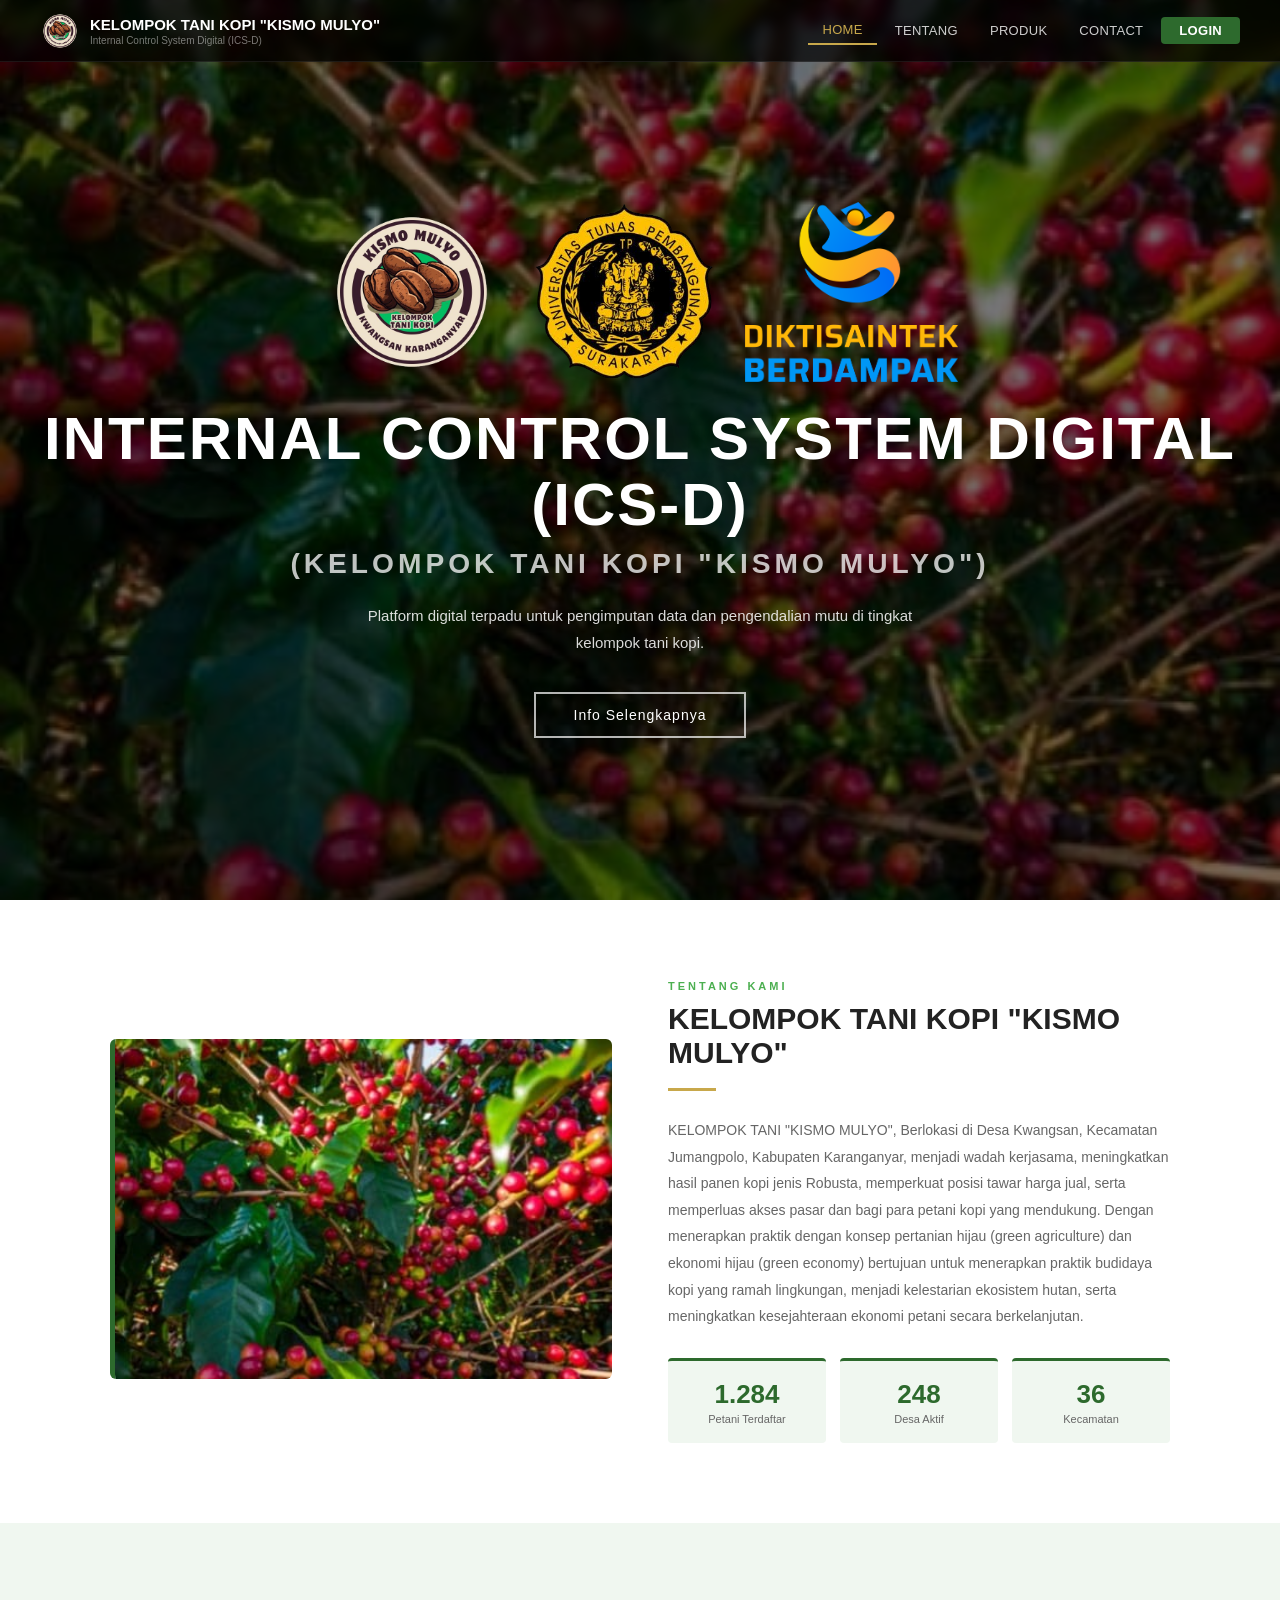
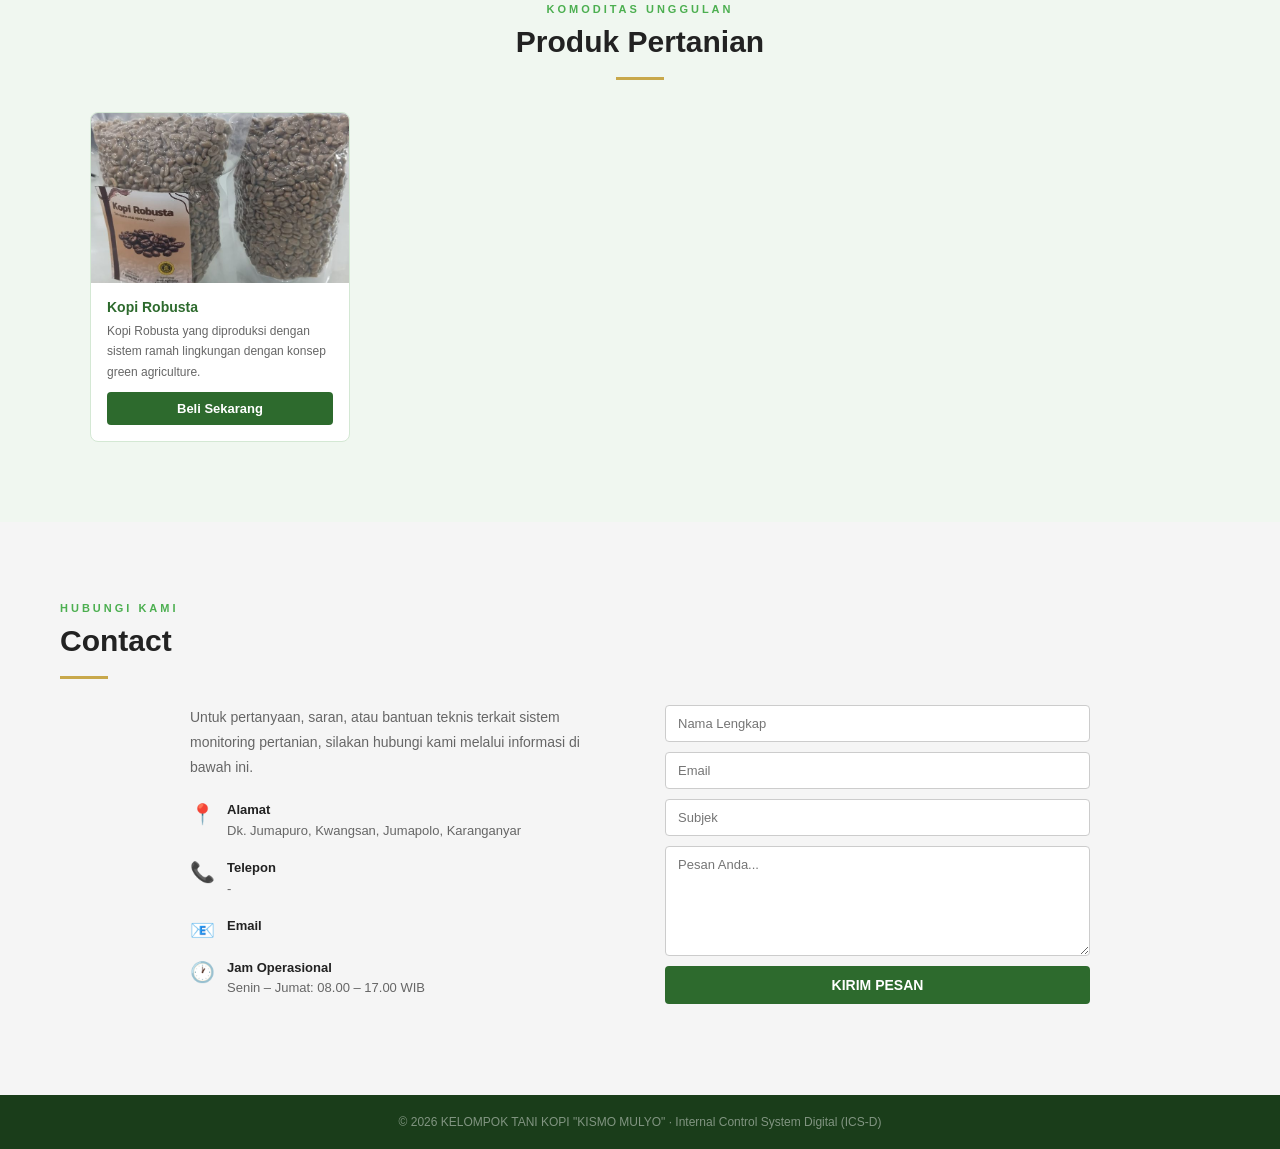
<file: index.html>
<!DOCTYPE html>
<html lang="id">
<head>
  <meta charset="UTF-8"/>
  <meta name="viewport" content="width=device-width, initial-scale=1.0"/>
  <title>Kelompok Tani Kopi Kismo Mulyo</title>
  <link rel="stylesheet" href="index.css"/>
</head>

<body>

<!-- NAVBAR -->
<nav>
  <div class="nav-logo">
    <div class="logo-icon">
      <img src="Dark_Brown_Vintage_Retro_Coffee_Bean_Product_Badge_Logo__1_-removebg-preview.png"
           style="width:40px;height:40px;object-fit:contain;display:block;" alt="Logo Kopi"/>
    </div>
    <div>
      <div class="logo-name">KELOMPOK TANI KOPI "KISMO MULYO"</div>
      <div class="logo-sub">Internal Control System Digital (ICS-D)</div>
    </div>
  </div>

  <!-- Tombol hamburger, cuma muncul di layar kecil -->
  <button class="nav-toggle" id="navToggle" onclick="toggleNav()" aria-label="Buka menu">
    <span></span><span></span><span></span>
  </button>

  <div class="nav-links" id="navLinks">
    <a href="#home"    class="active" id="nav-home"    onclick="closeNav()">HOME</a>
    <a href="#tentang" id="nav-tentang"                onclick="closeNav()">TENTANG</a>
    <a href="#produk"  id="nav-produk"                 onclick="closeNav()">PRODUK</a>
    <a href="#contact" id="nav-contact"                onclick="closeNav()">CONTACT</a>
    <a href="login.html" class="btn-login-nav">LOGIN</a>
  </div>
</nav>

<!-- ══ HOME ══ -->
<section id="home">
  <img class="home-bg-img" src="kopi.jpeg" alt="Background"/>
  <div class="home-overlay"></div>
  <div class="hero-logos">
    <img src="Dark_Brown_Vintage_Retro_Coffee_Bean_Product_Badge_Logo__1_-removebg-preview.png" alt="Logo 1"/>
    <img src="Logo UTP.png" alt="Logo 2"/>
    <img src="Primary_Vertikal-Logo.png" alt="Logo 3"/>
  </div>
  <div class="hero-title">Internal Control System Digital<br>(ICS-D)</div>
  <div class="hero-abbr">(KELOMPOK TANI KOPI "KISMO MULYO")</div>
  <p class="hero-desc">
    Platform digital terpadu untuk pengimputan data dan pengendalian mutu di tingkat kelompok tani kopi.
  </p>
  <a href="#tentang" class="btn-info">Info Selengkapnya</a>
</section>

<!-- ══ TENTANG ══ -->
<section id="tentang">
  <div class="tentang-grid">
    <div>
      <img src="kopi.jpeg" class="tentang-img" alt="Kopi"/>
    </div>
    <div class="tentang-text">
      <div class="sec-label">Tentang Kami</div>
      <div class="sec-title">KELOMPOK TANI KOPI "KISMO MULYO"</div>
      <div class="sec-divider"></div>
      <p>
        KELOMPOK TANI "KISMO MULYO", Berlokasi di Desa Kwangsan, Kecamatan Jumangpolo, Kabupaten Karanganyar, menjadi wadah kerjasama, meningkatkan hasil panen kopi jenis Robusta, memperkuat posisi tawar harga jual, serta memperluas akses pasar 
        dan bagi para petani kopi yang mendukung. Dengan menerapkan praktik dengan konsep pertanian hijau (green agriculture) dan ekonomi hijau (green economy) bertujuan untuk menerapkan praktik budidaya kopi yang ramah lingkungan,
        menjadi kelestarian ekosistem hutan, serta meningkatkan kesejahteraan ekonomi petani secara berkelanjutan. 
      </p>
      <div class="stats-row">
        <div class="stat-box"><div class="snum">1.284</div><div class="slbl">Petani Terdaftar</div></div>
        <div class="stat-box"><div class="snum">248</div><div class="slbl">Desa Aktif</div></div>
        <div class="stat-box"><div class="snum">36</div><div class="slbl">Kecamatan</div></div>
      </div>
    </div>
  </div>
</section>

<!-- ══ PRODUK ══ -->
<section id="produk">
  <div class="sec-label">Komoditas Unggulan</div>
  <div class="sec-title">Produk Pertanian</div>
  <div class="sec-divider"></div>

  <div class="produk-grid">
    <div class="produk-card">
      <img src="IMG_20260816_231453.jpg" alt="Kopi Robusta"/>
      <div class="pc-body">
        <div class="pc-name">Kopi Robusta</div>
        <div class="pc-desc">Kopi Robusta yang diproduksi dengan sistem ramah lingkungan dengan konsep green agriculture.</div>
        <button class="btn-beli" onclick="beli('Kopi Robusta', 'Rp -')">Beli Sekarang</button>
      </div>
    </div>
  </div>
</section>

<!-- ══ CONTACT ══ -->
<section id="contact">
  <div class="sec-label">Hubungi Kami</div>
  <div class="sec-title">Contact</div>
  <div class="sec-divider"></div>
  <div class="contact-wrap">
    <div class="contact-info">
      <p>Untuk pertanyaan, saran, atau bantuan teknis terkait sistem monitoring pertanian, silakan hubungi kami melalui informasi di bawah ini.</p>
      <div class="contact-item"><span class="ci">📍</span><div class="ct"><strong>Alamat</strong>Dk. Jumapuro, Kwangsan, Jumapolo, Karanganyar</div></div>
      <div class="contact-item"><span class="ci">📞</span><div class="ct"><strong>Telepon</strong>-</div></div>
      <div class="contact-item"><span class="ci">📧</span><div class="ct"><strong>Email</strong></div></div>
      <div class="contact-item"><span class="ci">🕐</span><div class="ct"><strong>Jam Operasional</strong>Senin – Jumat: 08.00 – 17.00 WIB</div></div>
    </div>
    <div>
      <div class="contact-form">
        <input type="text" placeholder="Nama Lengkap"/>
        <input type="email" placeholder="Email"/>
        <input type="text" placeholder="Subjek"/>
        <textarea placeholder="Pesan Anda..."></textarea>
        <button class="btn-send" onclick="sendMsg()">KIRIM PESAN</button>
        <div class="alert-ok" id="alertMsg">✅ Pesan berhasil dikirim!</div>
      </div>
    </div>
  </div>
</section>

<footer>
  © 2026 KELOMPOK TANI KOPI "KISMO MULYO" · Internal Control System Digital (ICS-D)
</footer>

<script>
  // ── Menu hamburger untuk HP/tablet ──
  function toggleNav() {
    document.getElementById('navLinks').classList.toggle('open');
    document.getElementById('navToggle').classList.toggle('open');
  }
  function closeNav() {
    document.getElementById('navLinks').classList.remove('open');
    document.getElementById('navToggle').classList.remove('open');
  }
</script>
</body>
</html>
</file>
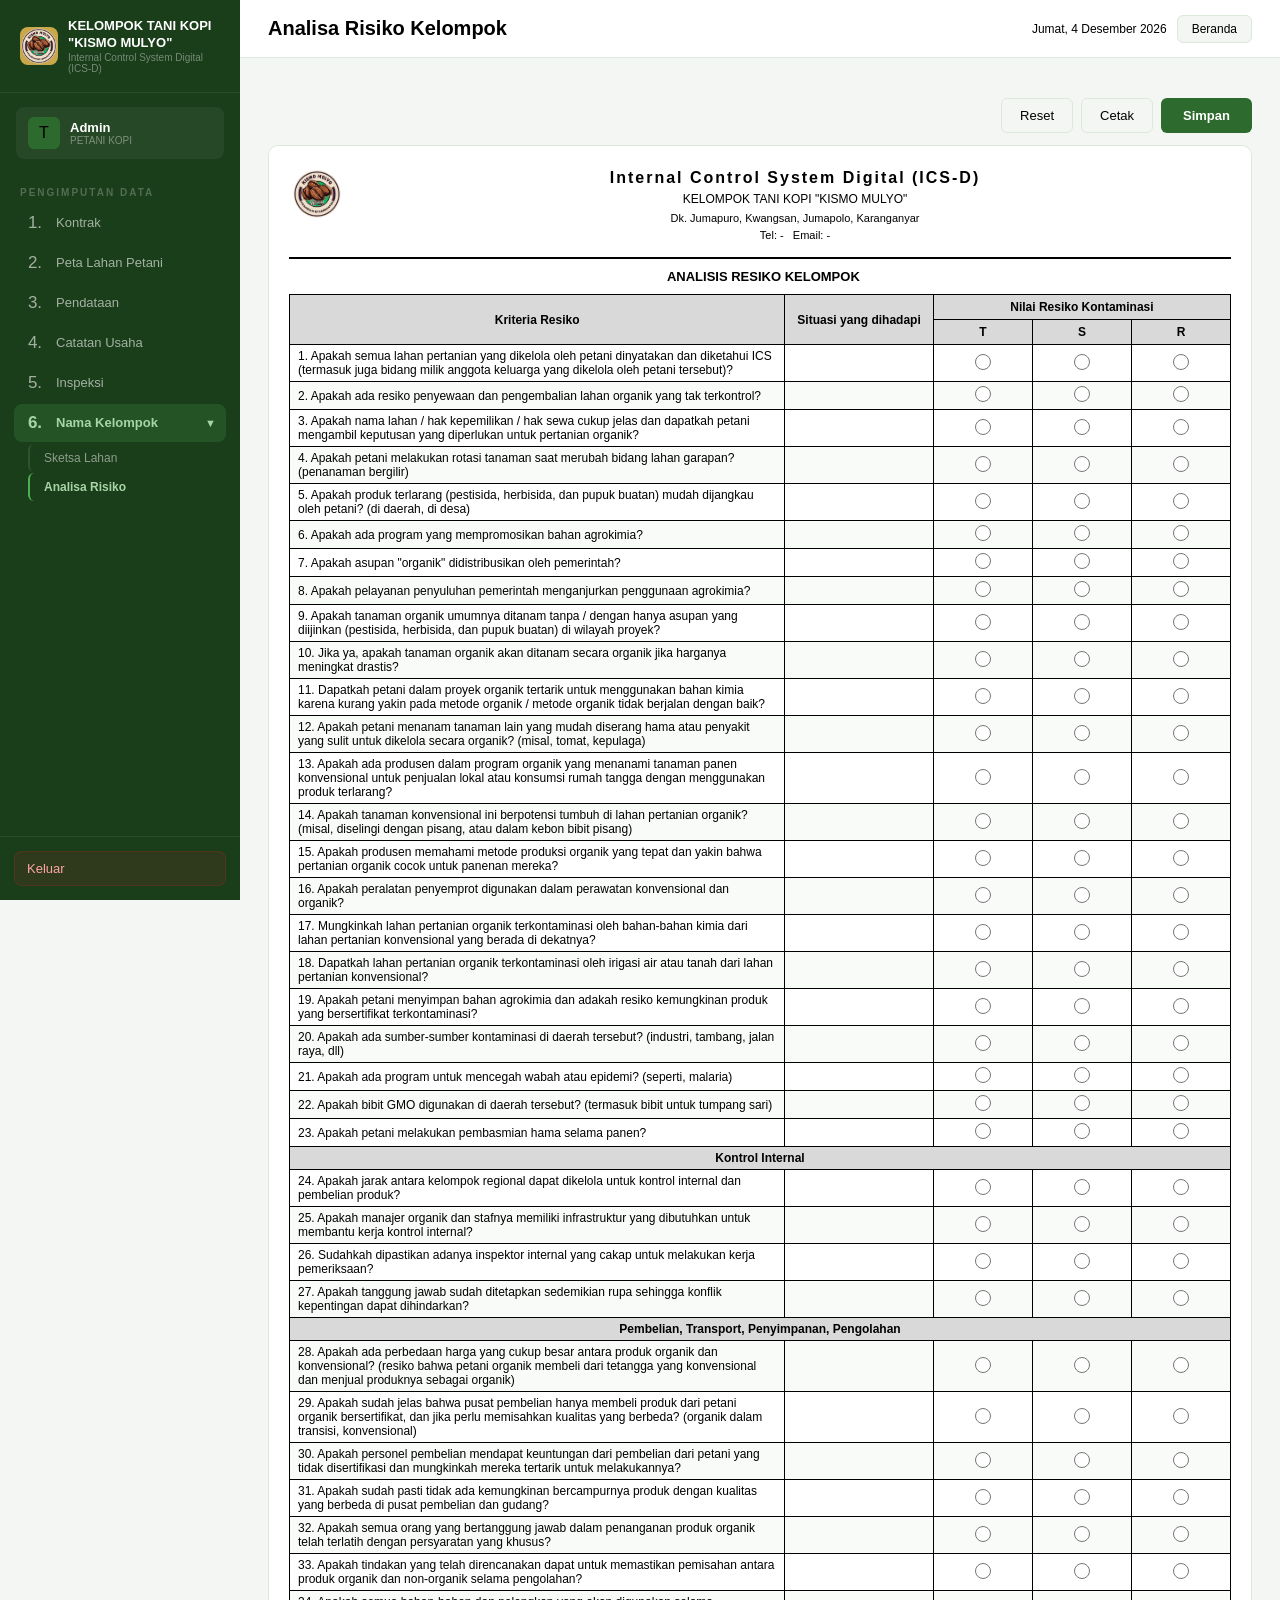
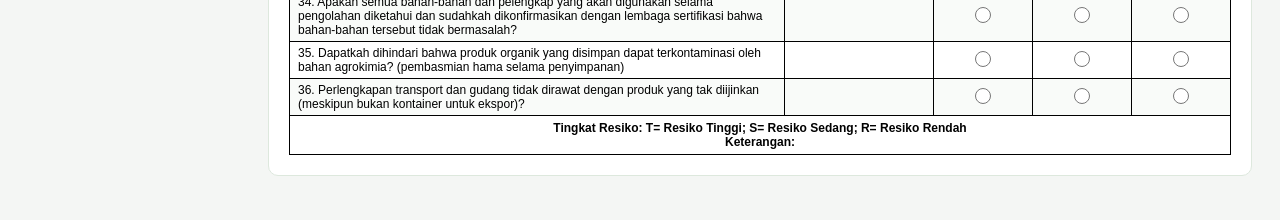
<file: analisa.html>
<!DOCTYPE html>
<html lang="id">
<head>
  <meta charset="UTF-8"/>
  <meta name="viewport" content="width=device-width, initial-scale=1.0"/>
  <title>Analisa Risiko —  Kelompok Tani Kopi Robusta</title>
  <link rel="stylesheet" href="sidebar.css"/>
  <link rel="stylesheet" href="analisa.css"/>
</head>
<body>

<!-- ══ SIDEBAR ══ -->
<aside class="sidebar">
  <div class="sb-brand">
    <div class="logo-row">
      <div class="logo-icon">
        <img src="Dark_Brown_Vintage_Retro_Coffee_Bean_Product_Badge_Logo__1_-removebg-preview.png"
             style="width:42px;height:42px;object-fit:contain;" alt="Kopi"/>
      </div>
      <div>
        <div class="logo-name">KELOMPOK TANI KOPI "KISMO MULYO"</div>
        <div class="logo-sub">Internal Control System Digital (ICS-D)</div>
      </div>
    </div>
  </div>
  <div class="sb-user">
    <div class="av">T</div>
    <div>
      <div class="uname" id="sbUser">Tani Robusta</div>
      <div class="urole">Petani Kopi</div>
    </div>
  </div>
  <div class="sb-section">
    <div class="sb-section-lbl">Pengimputan Data</div>
    <a class="sb-item"           href="kontrak.html">      <span class="ic">1.</span> Kontrak</a>
    <a class="sb-item"           href="petalahan.html">   <span class="ic">2.</span> Peta Lahan Petani</a>
    <a class="sb-item"           href="pendataan.html">    <span class="ic">3.</span> Pendataan</a>
    <a class="sb-item"           href="catatanusaha.html"><span class="ic">4.</span> Catatan Usaha</a>
    <a class="sb-item"           href="inspeksi.html">     <span class="ic">5.</span> Inspeksi</a>
    <div class="sb-item active" onclick="toggleSub(this,'sub-kelompok')">
      <span class="ic">6.</span> Nama Kelompok
      <span style="margin-left:auto;font-size:11px;" id="arr-kelompok">&#9660;</span>
    </div>
    <div class="sb-sub open" id="sub-kelompok">
      <a class="sb-sub-item"        href="sketsalahan.html">Sketsa Lahan</a>
      <a class="sb-sub-item active" href="analisa.html">Analisa Risiko</a>
    </div>
  </div>
  <div class="sb-footer">
    <button class="btn-logout" onclick="logout()">Keluar</button>
  </div>
</aside>

<!-- ══ MAIN ══ -->
<div class="main">
  <div class="topbar">
    <h1>Analisa Risiko Kelompok</h1>
    <div class="tb-right">
      <span class="tb-date" id="tbDate"></span>
      <a href="index.html" class="tb-back">Beranda</a>
    </div>
  </div>

  <div class="content">

    <div class="btn-row" style="margin-bottom:12px;">
      <button class="btn-secondary" onclick="resetForm()">Reset</button>
      <button class="btn-secondary" onclick="window.print()">Cetak</button>
      <button class="btn-primary"   onclick="simpan()">Simpan</button>
    </div>

    <div class="panel">
      <div class="panel-body">
        <div class="form-analisa">

          <!-- KOP -->
          <div class="kop-surat" style="display:flex;align-items:flex-start;gap:14px;padding-bottom:8px;margin-bottom:2px;">
            <div class="kop-logo" style="flex-shrink:0;width:56px;text-align:center;">
              <img src="Dark_Brown_Vintage_Retro_Coffee_Bean_Product_Badge_Logo__1_-removebg-preview.png" alt="Logo Kopi"
                   style="width:56px;height:56px;max-width:56px;max-height:56px;object-fit:contain;display:block;"/>
            </div>
            <div class="kop-tengah" style="flex:1;text-align:center;line-height:1.5;">
              <div class="kop-nama">Internal Control System Digital (ICS-D)</div>
              <div class="kop-full">KELOMPOK TANI KOPI "KISMO MULYO"</div>
              <div class="kop-alamat">
                Dk. Jumapuro, Kwangsan, Jumapolo, Karanganyar<br>
                Tel: - &nbsp; Email: -
              </div>
            </div>
          </div>
          <div class="kop-garis" style="border-top:2px solid #000;margin:6px 0 10px;"></div>

          <!-- JUDUL -->
          <div class="form-judul"> &nbsp; ANALISIS RESIKO KELOMPOK</div>

          <!-- TABEL ANALISA RISIKO -->
          <table class="tbl-risiko">
            <thead>
              <tr>
                <th rowspan="2" style="width:50%;text-align:center;">Kriteria Resiko</th>
                <th rowspan="2" style="width:15%;">Situasi yang dihadapi</th>
                <th colspan="3" style="width:35%;">Nilai Resiko Kontaminasi</th>
              </tr>
              <tr>
                <th style="width:10%;">T</th>
                <th style="width:10%;">S</th>
                <th style="width:10%;">R</th>
              </tr>
            </thead>
            <tbody>

              <!-- KONTAMINASI -->

              <tr>
                <td>1. Apakah semua lahan pertanian yang dikelola oleh petani dinyatakan dan diketahui ICS (termasuk juga bidang milik anggota keluarga yang dikelola oleh petani tersebut)?</td>
                <td><input type="text"/></td>
                <td class="center"><input type="radio" name="r1" value="T"/></td>
                <td class="center"><input type="radio" name="r1" value="S"/></td>
                <td class="center"><input type="radio" name="r1" value="R"/></td>
              </tr>
              <tr>
                <td>2. Apakah ada resiko penyewaan dan pengembalian lahan organik yang tak terkontrol?</td>
                <td><input type="text"/></td>
                <td class="center"><input type="radio" name="r2" value="T"/></td>
                <td class="center"><input type="radio" name="r2" value="S"/></td>
                <td class="center"><input type="radio" name="r2" value="R"/></td>
              </tr>
              <tr>
                <td>3. Apakah nama lahan / hak kepemilikan / hak sewa cukup jelas dan dapatkah petani mengambil keputusan yang diperlukan untuk pertanian organik?</td>
                <td><input type="text"/></td>
                <td class="center"><input type="radio" name="r3" value="T"/></td>
                <td class="center"><input type="radio" name="r3" value="S"/></td>
                <td class="center"><input type="radio" name="r3" value="R"/></td>
              </tr>
              <tr>
                <td>4. Apakah petani melakukan rotasi tanaman saat merubah bidang lahan garapan? (penanaman bergilir)</td>
                <td><input type="text"/></td>
                <td class="center"><input type="radio" name="r4" value="T"/></td>
                <td class="center"><input type="radio" name="r4" value="S"/></td>
                <td class="center"><input type="radio" name="r4" value="R"/></td>
              </tr>
              <tr>
                <td>5. Apakah produk terlarang (pestisida, herbisida, dan pupuk buatan) mudah dijangkau oleh petani? (di daerah, di desa)</td>
                <td><input type="text"/></td>
                <td class="center"><input type="radio" name="r5" value="T"/></td>
                <td class="center"><input type="radio" name="r5" value="S"/></td>
                <td class="center"><input type="radio" name="r5" value="R"/></td>
              </tr>
              <tr>
                <td>6. Apakah ada program yang mempromosikan bahan agrokimia?</td>
                <td><input type="text"/></td>
                <td class="center"><input type="radio" name="r6" value="T"/></td>
                <td class="center"><input type="radio" name="r6" value="S"/></td>
                <td class="center"><input type="radio" name="r6" value="R"/></td>
              </tr>
              <tr>
                <td>7. Apakah asupan "organik" didistribusikan oleh pemerintah?</td>
                <td><input type="text"/></td>
                <td class="center"><input type="radio" name="r7" value="T"/></td>
                <td class="center"><input type="radio" name="r7" value="S"/></td>
                <td class="center"><input type="radio" name="r7" value="R"/></td>
              </tr>
              <tr>
                <td>8. Apakah pelayanan penyuluhan pemerintah menganjurkan penggunaan agrokimia?</td>
                <td><input type="text"/></td>
                <td class="center"><input type="radio" name="r8" value="T"/></td>
                <td class="center"><input type="radio" name="r8" value="S"/></td>
                <td class="center"><input type="radio" name="r8" value="R"/></td>
              </tr>
              <tr>
                <td>9. Apakah tanaman organik umumnya ditanam tanpa / dengan hanya asupan yang diijinkan (pestisida, herbisida, dan pupuk buatan) di wilayah proyek?</td>
                <td><input type="text"/></td>
                <td class="center"><input type="radio" name="r9" value="T"/></td>
                <td class="center"><input type="radio" name="r9" value="S"/></td>
                <td class="center"><input type="radio" name="r9" value="R"/></td>
              </tr>
              <tr>
                <td>10. Jika ya, apakah tanaman organik akan ditanam secara organik jika harganya meningkat drastis?</td>
                <td><input type="text"/></td>
                <td class="center"><input type="radio" name="r10" value="T"/></td>
                <td class="center"><input type="radio" name="r10" value="S"/></td>
                <td class="center"><input type="radio" name="r10" value="R"/></td>
              </tr>
              <tr>
                <td>11. Dapatkah petani dalam proyek organik tertarik untuk menggunakan bahan kimia karena kurang yakin pada metode organik / metode organik tidak berjalan dengan baik?</td>
                <td><input type="text"/></td>
                <td class="center"><input type="radio" name="r11" value="T"/></td>
                <td class="center"><input type="radio" name="r11" value="S"/></td>
                <td class="center"><input type="radio" name="r11" value="R"/></td>
              </tr>
              <tr>
                <td>12. Apakah petani menanam tanaman lain yang mudah diserang hama atau penyakit yang sulit untuk dikelola secara organik? (misal, tomat, kepulaga)</td>
                <td><input type="text"/></td>
                <td class="center"><input type="radio" name="r12" value="T"/></td>
                <td class="center"><input type="radio" name="r12" value="S"/></td>
                <td class="center"><input type="radio" name="r12" value="R"/></td>
              </tr>
              <tr>
                <td>13. Apakah ada produsen dalam program organik yang menanami tanaman panen konvensional untuk penjualan lokal atau konsumsi rumah tangga dengan menggunakan produk terlarang?</td>
                <td><input type="text"/></td>
                <td class="center"><input type="radio" name="r13" value="T"/></td>
                <td class="center"><input type="radio" name="r13" value="S"/></td>
                <td class="center"><input type="radio" name="r13" value="R"/></td>
              </tr>
              <tr>
                <td>14. Apakah tanaman konvensional ini berpotensi tumbuh di lahan pertanian organik? (misal, diselingi dengan pisang, atau dalam kebon bibit pisang)</td>
                <td><input type="text"/></td>
                <td class="center"><input type="radio" name="r14" value="T"/></td>
                <td class="center"><input type="radio" name="r14" value="S"/></td>
                <td class="center"><input type="radio" name="r14" value="R"/></td>
              </tr>
              <tr>
                <td>15. Apakah produsen memahami metode produksi organik yang tepat dan yakin bahwa pertanian organik cocok untuk panenan mereka?</td>
                <td><input type="text"/></td>
                <td class="center"><input type="radio" name="r15" value="T"/></td>
                <td class="center"><input type="radio" name="r15" value="S"/></td>
                <td class="center"><input type="radio" name="r15" value="R"/></td>
              </tr>
              <tr>
                <td>16. Apakah peralatan penyemprot digunakan dalam perawatan konvensional dan organik?</td>
                <td><input type="text"/></td>
                <td class="center"><input type="radio" name="r16" value="T"/></td>
                <td class="center"><input type="radio" name="r16" value="S"/></td>
                <td class="center"><input type="radio" name="r16" value="R"/></td>
              </tr>
              <tr>
                <td>17. Mungkinkah lahan pertanian organik terkontaminasi oleh bahan-bahan kimia dari lahan pertanian konvensional yang berada di dekatnya?</td>
                <td><input type="text"/></td>
                <td class="center"><input type="radio" name="r17" value="T"/></td>
                <td class="center"><input type="radio" name="r17" value="S"/></td>
                <td class="center"><input type="radio" name="r17" value="R"/></td>
              </tr>
              <tr>
                <td>18. Dapatkah lahan pertanian organik terkontaminasi oleh irigasi air atau tanah dari lahan pertanian konvensional?</td>
                <td><input type="text"/></td>
                <td class="center"><input type="radio" name="r18" value="T"/></td>
                <td class="center"><input type="radio" name="r18" value="S"/></td>
                <td class="center"><input type="radio" name="r18" value="R"/></td>
              </tr>
              <tr>
                <td>19. Apakah petani menyimpan bahan agrokimia dan adakah resiko kemungkinan produk yang bersertifikat terkontaminasi?</td>
                <td><input type="text"/></td>
                <td class="center"><input type="radio" name="r19" value="T"/></td>
                <td class="center"><input type="radio" name="r19" value="S"/></td>
                <td class="center"><input type="radio" name="r19" value="R"/></td>
              </tr>
              <tr>
                <td>20. Apakah ada sumber-sumber kontaminasi di daerah tersebut? (industri, tambang, jalan raya, dll)</td>
                <td><input type="text"/></td>
                <td class="center"><input type="radio" name="r20" value="T"/></td>
                <td class="center"><input type="radio" name="r20" value="S"/></td>
                <td class="center"><input type="radio" name="r20" value="R"/></td>
              </tr>
              <tr>
                <td>21. Apakah ada program untuk mencegah wabah atau epidemi? (seperti, malaria)</td>
                <td><input type="text"/></td>
                <td class="center"><input type="radio" name="r21" value="T"/></td>
                <td class="center"><input type="radio" name="r21" value="S"/></td>
                <td class="center"><input type="radio" name="r21" value="R"/></td>
              </tr>
              <tr>
                <td>22. Apakah bibit GMO digunakan di daerah tersebut? (termasuk bibit untuk tumpang sari)</td>
                <td><input type="text"/></td>
                <td class="center"><input type="radio" name="r22" value="T"/></td>
                <td class="center"><input type="radio" name="r22" value="S"/></td>
                <td class="center"><input type="radio" name="r22" value="R"/></td>
              </tr>
              <tr>
                <td>23. Apakah petani melakukan pembasmian hama selama panen?</td>
                <td><input type="text"/></td>
                <td class="center"><input type="radio" name="r23" value="T"/></td>
                <td class="center"><input type="radio" name="r23" value="S"/></td>
                <td class="center"><input type="radio" name="r23" value="R"/></td>
              </tr>

              <!-- KONTROL INTERNAL -->
              <tr class="kategori"><td colspan="5">Kontrol Internal</td></tr>
              <tr>
                <td>24. Apakah jarak antara kelompok regional dapat dikelola untuk kontrol internal dan pembelian produk?</td>
                <td><input type="text"/></td>
                <td class="center"><input type="radio" name="r24" value="T"/></td>
                <td class="center"><input type="radio" name="r24" value="S"/></td>
                <td class="center"><input type="radio" name="r24" value="R"/></td>
              </tr>
              <tr>
                <td>25. Apakah manajer organik dan stafnya memiliki infrastruktur yang dibutuhkan untuk membantu kerja kontrol internal?</td>
                <td><input type="text"/></td>
                <td class="center"><input type="radio" name="r25" value="T"/></td>
                <td class="center"><input type="radio" name="r25" value="S"/></td>
                <td class="center"><input type="radio" name="r25" value="R"/></td>
              </tr>
              <tr>
                <td>26. Sudahkah dipastikan adanya inspektor internal yang cakap untuk melakukan kerja pemeriksaan?</td>
                <td><input type="text"/></td>
                <td class="center"><input type="radio" name="r26" value="T"/></td>
                <td class="center"><input type="radio" name="r26" value="S"/></td>
                <td class="center"><input type="radio" name="r26" value="R"/></td>
              </tr>
              <tr>
                <td>27. Apakah tanggung jawab sudah ditetapkan sedemikian rupa sehingga konflik kepentingan dapat dihindarkan?</td>
                <td><input type="text"/></td>
                <td class="center"><input type="radio" name="r27" value="T"/></td>
                <td class="center"><input type="radio" name="r27" value="S"/></td>
                <td class="center"><input type="radio" name="r27" value="R"/></td>
              </tr>

              <!-- PEMBELIAN, TRANSPORT, PENYIMPANAN -->
              <tr class="kategori"><td colspan="5">Pembelian, Transport, Penyimpanan, Pengolahan</td></tr>
              <tr>
                <td>28. Apakah ada perbedaan harga yang cukup besar antara produk organik dan konvensional? (resiko bahwa petani organik membeli dari tetangga yang konvensional dan menjual produknya sebagai organik)</td>
                <td><input type="text"/></td>
                <td class="center"><input type="radio" name="r28" value="T"/></td>
                <td class="center"><input type="radio" name="r28" value="S"/></td>
                <td class="center"><input type="radio" name="r28" value="R"/></td>
              </tr>
              <tr>
                <td>29. Apakah sudah jelas bahwa pusat pembelian hanya membeli produk dari petani organik bersertifikat, dan jika perlu memisahkan kualitas yang berbeda? (organik dalam transisi, konvensional)</td>
                <td><input type="text"/></td>
                <td class="center"><input type="radio" name="r29" value="T"/></td>
                <td class="center"><input type="radio" name="r29" value="S"/></td>
                <td class="center"><input type="radio" name="r29" value="R"/></td>
              </tr>
              <tr>
                <td>30. Apakah personel pembelian mendapat keuntungan dari pembelian dari petani yang tidak disertifikasi dan mungkinkah mereka tertarik untuk melakukannya?</td>
                <td><input type="text"/></td>
                <td class="center"><input type="radio" name="r30" value="T"/></td>
                <td class="center"><input type="radio" name="r30" value="S"/></td>
                <td class="center"><input type="radio" name="r30" value="R"/></td>
              </tr>
              <tr>
                <td>31. Apakah sudah pasti tidak ada kemungkinan bercampurnya produk dengan kualitas yang berbeda di pusat pembelian dan gudang?</td>
                <td><input type="text"/></td>
                <td class="center"><input type="radio" name="r31" value="T"/></td>
                <td class="center"><input type="radio" name="r31" value="S"/></td>
                <td class="center"><input type="radio" name="r31" value="R"/></td>
              </tr>
              <tr>
                <td>32. Apakah semua orang yang bertanggung jawab dalam penanganan produk organik telah terlatih dengan persyaratan yang khusus?</td>
                <td><input type="text"/></td>
                <td class="center"><input type="radio" name="r32" value="T"/></td>
                <td class="center"><input type="radio" name="r32" value="S"/></td>
                <td class="center"><input type="radio" name="r32" value="R"/></td>
              </tr>
              <tr>
                <td>33. Apakah tindakan yang telah direncanakan dapat untuk memastikan pemisahan antara produk organik dan non-organik selama pengolahan?</td>
                <td><input type="text"/></td>
                <td class="center"><input type="radio" name="r33" value="T"/></td>
                <td class="center"><input type="radio" name="r33" value="S"/></td>
                <td class="center"><input type="radio" name="r33" value="R"/></td>
              </tr>
              <tr>
                <td>34. Apakah semua bahan-bahan dan pelengkap yang akan digunakan selama pengolahan diketahui dan sudahkah dikonfirmasikan dengan lembaga sertifikasi bahwa bahan-bahan tersebut tidak bermasalah?</td>
                <td><input type="text"/></td>
                <td class="center"><input type="radio" name="r34" value="T"/></td>
                <td class="center"><input type="radio" name="r34" value="S"/></td>
                <td class="center"><input type="radio" name="r34" value="R"/></td>
              </tr>
              <tr>
                <td>35. Dapatkah dihindari bahwa produk organik yang disimpan dapat terkontaminasi oleh bahan agrokimia? (pembasmian hama selama penyimpanan)</td>
                <td><input type="text"/></td>
                <td class="center"><input type="radio" name="r35" value="T"/></td>
                <td class="center"><input type="radio" name="r35" value="S"/></td>
                <td class="center"><input type="radio" name="r35" value="R"/></td>
              </tr>
              <tr>
                <td>36. Perlengkapan transport dan gudang tidak dirawat dengan produk yang tak diijinkan (meskipun bukan kontainer untuk ekspor)?</td>
                <td><input type="text"/></td>
                <td class="center"><input type="radio" name="r36" value="T"/></td>
                <td class="center"><input type="radio" name="r36" value="S"/></td>
                <td class="center"><input type="radio" name="r36" value="R"/></td>
              </tr>

            </tbody>
          </table>

          <!-- KETERANGAN -->
          <div class="keterangan-box" style="text-align:center;">
            <strong>Tingkat Resiko: T= Resiko Tinggi; S= Resiko Sedang; R= Resiko Rendah</strong><br>
            <strong>Keterangan:</strong>
          </div>

        </div><!-- /form-analisa -->
        <div class="alert-success" id="alertRisiko" style="margin-top:12px;">Data analisa risiko berhasil disimpan!</div>
      </div>
    </div>

  </div><!-- /content -->
</div><!-- /main -->

<script src="sidebar.js"></script>
<script>
  function simpan() {
    showAlert('alertRisiko');
  }
  function resetForm() {
    if (!confirm('Reset semua isian?')) return;
    document.querySelectorAll('.form-analisa input[type="text"]').forEach(el => el.value = '');
    document.querySelectorAll('.form-analisa input[type="radio"]').forEach(el => el.checked = false);
  }
</script>

</body>
</html>
</file>
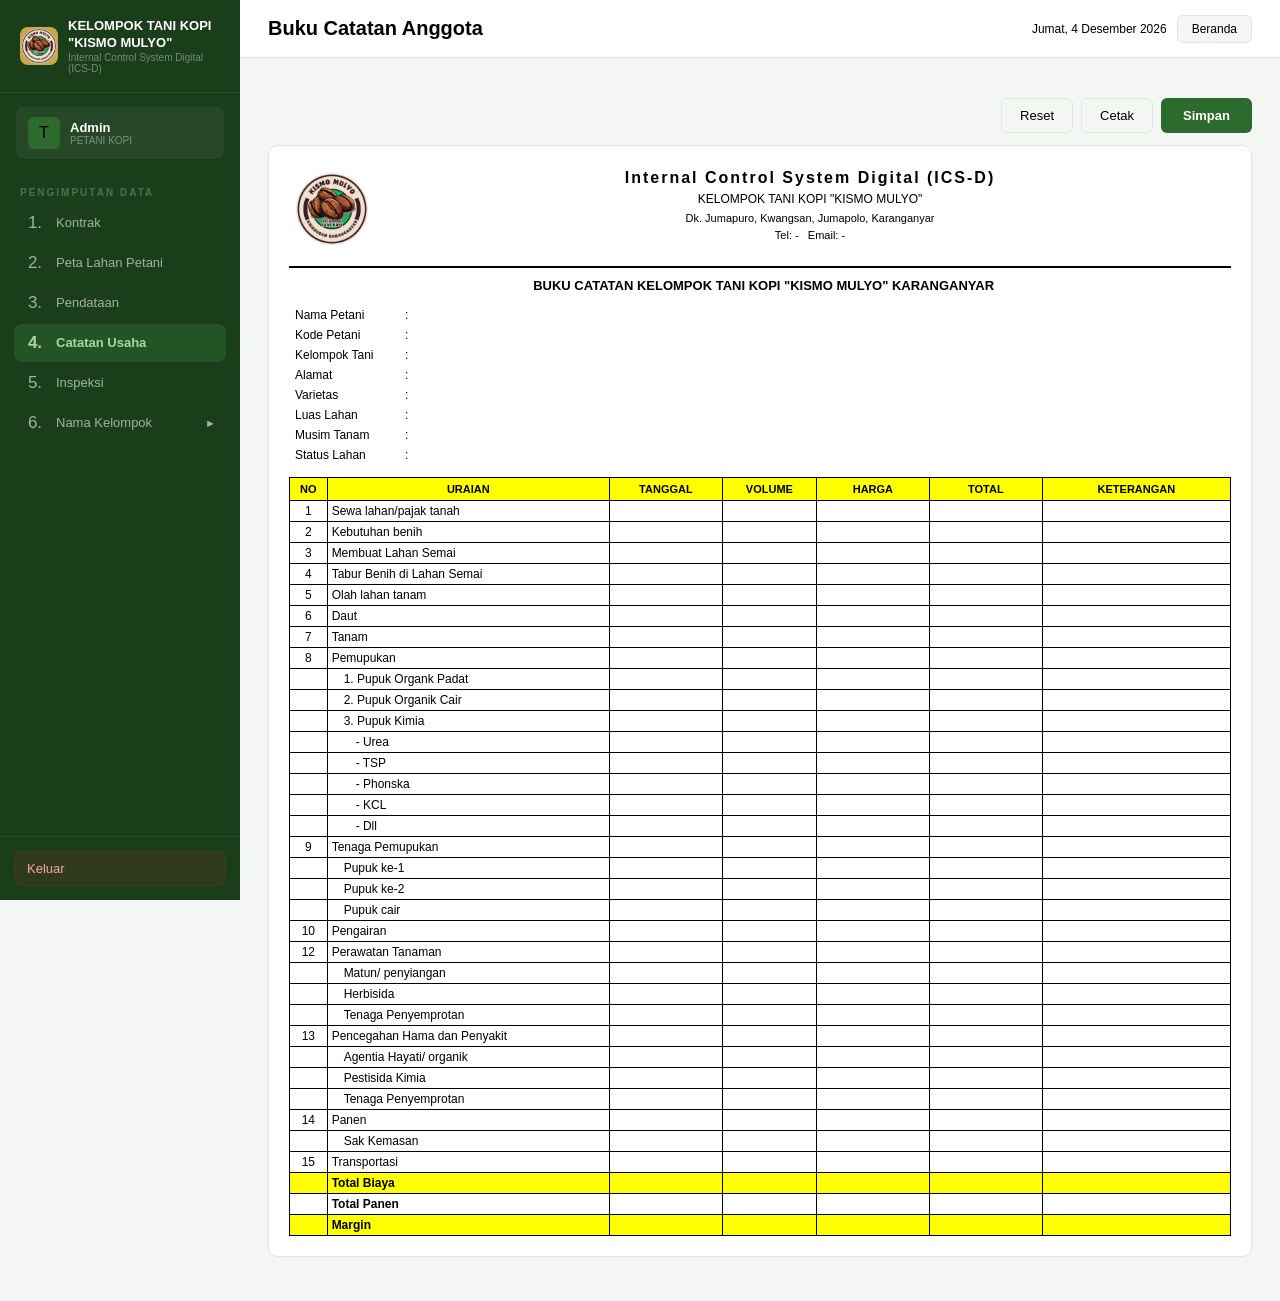
<file: catatanusaha.html>
<!DOCTYPE html>
<html lang="id">
<head>
  <meta charset="UTF-8"/>
  <meta name="viewport" content="width=device-width, initial-scale=1.0"/>
  <title>Catatan Usaha — Kelompok Tani Kopi Robusta</title>
  <link rel="stylesheet" href="sidebar.css"/>
  <link rel="stylesheet" href="catatanusaha.css"/>
</head>
<body>

<!-- ══ SIDEBAR ══ -->
<aside class="sidebar">
  <div class="sb-brand">
    <div class="logo-row">
      <div class="logo-icon">
        <img src="Dark_Brown_Vintage_Retro_Coffee_Bean_Product_Badge_Logo__1_-removebg-preview.png"
             style="width:42px;height:42px;object-fit:contain;" alt="kopi"/>
      </div>
      <div>
        <div class="logo-name">KELOMPOK TANI KOPI "KISMO MULYO"</div>
        <div class="logo-sub">Internal Control System Digital (ICS-D)</div>
      </div>
    </div>
  </div>
  <div class="sb-user">
    <div class="av">T</div>
    <div>
      <div class="uname" id="sbUser">Tani Robusta</div>
      <div class="urole">Petani Kopi</div>
    </div>
  </div>
  <div class="sb-section">
    <div class="sb-section-lbl">Pengimputan Data</div>
    <a class="sb-item"           href="kontrak.html">      <span class="ic">1.</span> Kontrak</a>
    <a class="sb-item"           href="petalahan.html">   <span class="ic">2.</span> Peta Lahan Petani</a>
    <a class="sb-item"           href="pendataan.html">    <span class="ic">3.</span> Pendataan</a>
    <a class="sb-item active"    href="catatanusaha.html"><span class="ic">4.</span> Catatan Usaha</a>
    <a class="sb-item"           href="inspeksi.html">     <span class="ic">5.</span> Inspeksi</a>
    <div class="sb-item" onclick="toggleSub(this,'sub-kelompok')">
      <span class="ic">6.</span> Nama Kelompok
      <span style="margin-left:auto;font-size:11px;" id="arr-kelompok">&#9658;</span>
    </div>
    <div class="sb-sub" id="sub-kelompok">
      <a class="sb-sub-item" href="sketsalahan.html">Sketsa Lahan</a>
      <a class="sb-sub-item" href="analisa.html">Analisa Risiko</a>
    </div>
  </div>
  <div class="sb-footer">
    <button class="btn-logout" onclick="logout()">Keluar</button>
  </div>
</aside>

<!-- ══ MAIN ══ -->
<div class="main">
  <div class="topbar">
    <h1>Buku Catatan Anggota</h1>
    <div class="tb-right">
      <span class="tb-date" id="tbDate"></span>
      <a href="Index2.html" class="tb-back">Beranda</a>
    </div>
  </div>

  <div class="content">

    <div class="btn-row" style="margin-bottom:12px;">
      <button class="btn-secondary" onclick="resetForm()">Reset</button>
      <button class="btn-secondary" onclick="window.print()">Cetak</button>
      <button class="btn-primary"   onclick="simpan()">Simpan</button>
    </div>

    <div class="panel">
      <div class="panel-body">
        <div class="form-catatan">

          <!-- KOP -->
          <div class="kop-surat">
            <div class="kop-logo">
              <img src="Dark_Brown_Vintage_Retro_Coffee_Bean_Product_Badge_Logo__1_-removebg-preview.png" alt="Logo kopi"/>
            </div>
            <div class="kop-tengah">
              <div class="kop-nama">Internal Control System Digital (ICS-D)</div>
              <div class="kop-full">KELOMPOK TANI KOPI "KISMO MULYO"</div>
              <div class="kop-alamat">
                Dk. Jumapuro, Kwangsan, Jumapolo, Karanganyar<br>
                Tel: - &nbsp; Email: -
              </div>
            </div>
          </div>
          <div class="kop-garis"></div>

          <!-- JUDUL -->
          <div class="form-judul"> &nbsp; BUKU CATATAN KELOMPOK TANI KOPI "KISMO MULYO" KARANGANYAR</div>

          <!-- IDENTITAS -->
          <table class="tbl-identitas">
            <tr>
              <td class="id-label">Nama Petani</td>
              <td class="id-titik">:</td>
              <td><input type="text" id="c_nama"/></td>
            </tr>
            <tr>
              <td class="id-label">Kode Petani</td>
              <td class="id-titik">:</td>
              <td><input type="text" id="c_kode"/></td>
            </tr>
            <tr>
              <td class="id-label">Kelompok Tani</td>
              <td class="id-titik">:</td>
              <td><input type="text" id="c_kelompok"/></td>
            </tr>
            <tr>
              <td class="id-label">Alamat</td>
              <td class="id-titik">:</td>
              <td><input type="text" id="c_alamat"/></td>
            </tr>
            <tr>
              <td class="id-label">Varietas</td>
              <td class="id-titik">:</td>
              <td><input type="text" id="c_varietas"/></td>
            </tr>
            <tr>
              <td class="id-label">Luas Lahan</td>
              <td class="id-titik">:</td>
              <td><input type="text" id="c_luas"/></td>
            </tr>
            <tr>
              <td class="id-label">Musim Tanam</td>
              <td class="id-titik">:</td>
              <td><input type="text" id="c_musim"/></td>
            </tr>
            <tr>
              <td class="id-label">Status Lahan</td>
              <td class="id-titik">:</td>
              <td><input type="text" id="c_status"/></td>
            </tr>
          </table>

          <!-- TABEL CATATAN -->
          <table class="tbl-catatan">
            <thead>
              <tr>
                <th class="col-no">NO</th>
                <th class="col-uraian">URAIAN</th>
                <th class="col-tgl">TANGGAL</th>
                <th class="col-vol">VOLUME</th>
                <th class="col-hrg">HARGA</th>
                <th class="col-tot">TOTAL</th>
                <th class="col-ket">KETERANGAN</th>
              </tr>
            </thead>
            <tbody>
              <!-- 1-7: baris biasa -->
              <tr><td class="no">1</td><td>Sewa lahan/pajak tanah</td><td><input type="text"/></td><td><input type="text"/></td><td><input type="text"/></td><td><input type="text"/></td><td><input type="text"/></td></tr>
              <tr><td class="no">2</td><td>Kebutuhan benih</td><td><input type="text"/></td><td><input type="text"/></td><td><input type="text"/></td><td><input type="text"/></td><td><input type="text"/></td></tr>
              <tr><td class="no">3</td><td>Membuat Lahan Semai</td><td><input type="text"/></td><td><input type="text"/></td><td><input type="text"/></td><td><input type="text"/></td><td><input type="text"/></td></tr>
              <tr><td class="no">4</td><td>Tabur Benih di Lahan Semai</td><td><input type="text"/></td><td><input type="text"/></td><td><input type="text"/></td><td><input type="text"/></td><td><input type="text"/></td></tr>
              <tr><td class="no">5</td><td>Olah lahan tanam</td><td><input type="text"/></td><td><input type="text"/></td><td><input type="text"/></td><td><input type="text"/></td><td><input type="text"/></td></tr>
              <tr><td class="no">6</td><td>Daut</td><td><input type="text"/></td><td><input type="text"/></td><td><input type="text"/></td><td><input type="text"/></td><td><input type="text"/></td></tr>
              <tr><td class="no">7</td><td>Tanam</td><td><input type="text"/></td><td><input type="text"/></td><td><input type="text"/></td><td><input type="text"/></td><td><input type="text"/></td></tr>

              <!-- 8: Pemupukan -->
              <tr><td class="no">8</td><td>Pemupukan</td><td></td><td></td><td></td><td></td><td></td></tr>
              <tr><td></td><td class="indent">1. Pupuk Organk Padat</td><td><input type="text"/></td><td><input type="text"/></td><td><input type="text"/></td><td><input type="text"/></td><td><input type="text"/></td></tr>
              <tr><td></td><td class="indent">2. Pupuk Organik Cair</td><td><input type="text"/></td><td><input type="text"/></td><td><input type="text"/></td><td><input type="text"/></td><td><input type="text"/></td></tr>
              <tr><td></td><td class="indent">3. Pupuk Kimia</td><td><input type="text"/></td><td><input type="text"/></td><td><input type="text"/></td><td><input type="text"/></td><td><input type="text"/></td></tr>
              <tr><td></td><td class="indent2">- Urea</td><td><input type="text"/></td><td><input type="text"/></td><td><input type="text"/></td><td><input type="text"/></td><td><input type="text"/></td></tr>
              <tr><td></td><td class="indent2">- TSP</td><td><input type="text"/></td><td><input type="text"/></td><td><input type="text"/></td><td><input type="text"/></td><td><input type="text"/></td></tr>
              <tr><td></td><td class="indent2">- Phonska</td><td><input type="text"/></td><td><input type="text"/></td><td><input type="text"/></td><td><input type="text"/></td><td><input type="text"/></td></tr>
              <tr><td></td><td class="indent2">- KCL</td><td><input type="text"/></td><td><input type="text"/></td><td><input type="text"/></td><td><input type="text"/></td><td><input type="text"/></td></tr>
              <tr><td></td><td class="indent2">- Dll</td><td><input type="text"/></td><td><input type="text"/></td><td><input type="text"/></td><td><input type="text"/></td><td><input type="text"/></td></tr>

              <!-- 9: Tenaga Pemupukan -->
              <tr><td class="no">9</td><td>Tenaga Pemupukan</td><td><input type="text"/></td><td><input type="text"/></td><td><input type="text"/></td><td><input type="text"/></td><td><input type="text"/></td></tr>
              <tr><td></td><td class="indent">Pupuk ke-1</td><td><input type="text"/></td><td><input type="text"/></td><td><input type="text"/></td><td><input type="text"/></td><td><input type="text"/></td></tr>
              <tr><td></td><td class="indent">Pupuk ke-2</td><td><input type="text"/></td><td><input type="text"/></td><td><input type="text"/></td><td><input type="text"/></td><td><input type="text"/></td></tr>
              <tr><td></td><td class="indent">Pupuk cair</td><td><input type="text"/></td><td><input type="text"/></td><td><input type="text"/></td><td><input type="text"/></td><td><input type="text"/></td></tr>

              <!-- 10: Pengairan -->
              <tr><td class="no">10</td><td>Pengairan</td><td><input type="text"/></td><td><input type="text"/></td><td><input type="text"/></td><td><input type="text"/></td><td><input type="text"/></td></tr>

              <!-- 12: Perawatan Tanaman -->
              <tr><td class="no">12</td><td>Perawatan Tanaman</td><td><input type="text"/></td><td><input type="text"/></td><td><input type="text"/></td><td><input type="text"/></td><td><input type="text"/></td></tr>
              <tr><td></td><td class="indent">Matun/ penyiangan</td><td><input type="text"/></td><td><input type="text"/></td><td><input type="text"/></td><td><input type="text"/></td><td><input type="text"/></td></tr>
              <tr><td></td><td class="indent">Herbisida</td><td><input type="text"/></td><td><input type="text"/></td><td><input type="text"/></td><td><input type="text"/></td><td><input type="text"/></td></tr>
              <tr><td></td><td class="indent">Tenaga Penyemprotan</td><td><input type="text"/></td><td><input type="text"/></td><td><input type="text"/></td><td><input type="text"/></td><td><input type="text"/></td></tr>

              <!-- 13: Pencegahan Hama -->
              <tr><td class="no">13</td><td>Pencegahan Hama dan Penyakit</td><td><input type="text"/></td><td><input type="text"/></td><td><input type="text"/></td><td><input type="text"/></td><td><input type="text"/></td></tr>
              <tr><td></td><td class="indent">Agentia Hayati/ organik</td><td><input type="text"/></td><td><input type="text"/></td><td><input type="text"/></td><td><input type="text"/></td><td><input type="text"/></td></tr>
              <tr><td></td><td class="indent">Pestisida Kimia</td><td><input type="text"/></td><td><input type="text"/></td><td><input type="text"/></td><td><input type="text"/></td><td><input type="text"/></td></tr>
              <tr><td></td><td class="indent">Tenaga Penyemprotan</td><td><input type="text"/></td><td><input type="text"/></td><td><input type="text"/></td><td><input type="text"/></td><td><input type="text"/></td></tr>

              <!-- 14: Panen -->
              <tr><td class="no">14</td><td>Panen</td><td><input type="text"/></td><td><input type="text"/></td><td><input type="text"/></td><td><input type="text"/></td><td><input type="text"/></td></tr>
              <tr><td></td><td class="indent">Sak Kemasan</td><td><input type="text"/></td><td><input type="text"/></td><td><input type="text"/></td><td><input type="text"/></td><td><input type="text"/></td></tr>

              <!-- 15: Transportasi -->
              <tr><td class="no">15</td><td>Transportasi</td><td><input type="text"/></td><td><input type="text"/></td><td><input type="text"/></td><td><input type="text"/></td><td><input type="text"/></td></tr>

              <!-- Total -->
              <tr class="row-total"><td></td><td>Total Biaya</td><td><input type="text"/></td><td><input type="text"/></td><td><input type="text"/></td><td><input type="text"/></td><td><input type="text"/></td></tr>
              <tr class="row-putih"><td></td><td>Total Panen</td><td><input type="text"/></td><td><input type="text"/></td><td><input type="text"/></td><td><input type="text"/></td><td><input type="text"/></td></tr>
              <tr class="row-total"><td></td><td>Margin</td><td><input type="text"/></td><td><input type="text"/></td><td><input type="text"/></td><td><input type="text"/></td><td><input type="text"/></td></tr>

            </tbody>
          </table>

        </div><!-- /form-catatan -->
        <div class="alert-success" id="alertCatatan" style="margin-top:12px;">Data catatan berhasil disimpan!</div>
      </div>
    </div>

  </div><!-- /content -->
</div><!-- /main -->

<script src="sidebar.js"></script>
<script>
  function simpan() {
    const nama = document.getElementById('c_nama').value.trim();
    if (!nama) { alert('Nama Petani wajib diisi!'); return; }
    showAlert('alertCatatan');
  }
  function resetForm() {
    if (!confirm('Reset semua isian?')) return;
    document.querySelectorAll('.form-catatan input[type="text"]').forEach(el => el.value = '');
  }
</script>

</body>
</html>
</file>
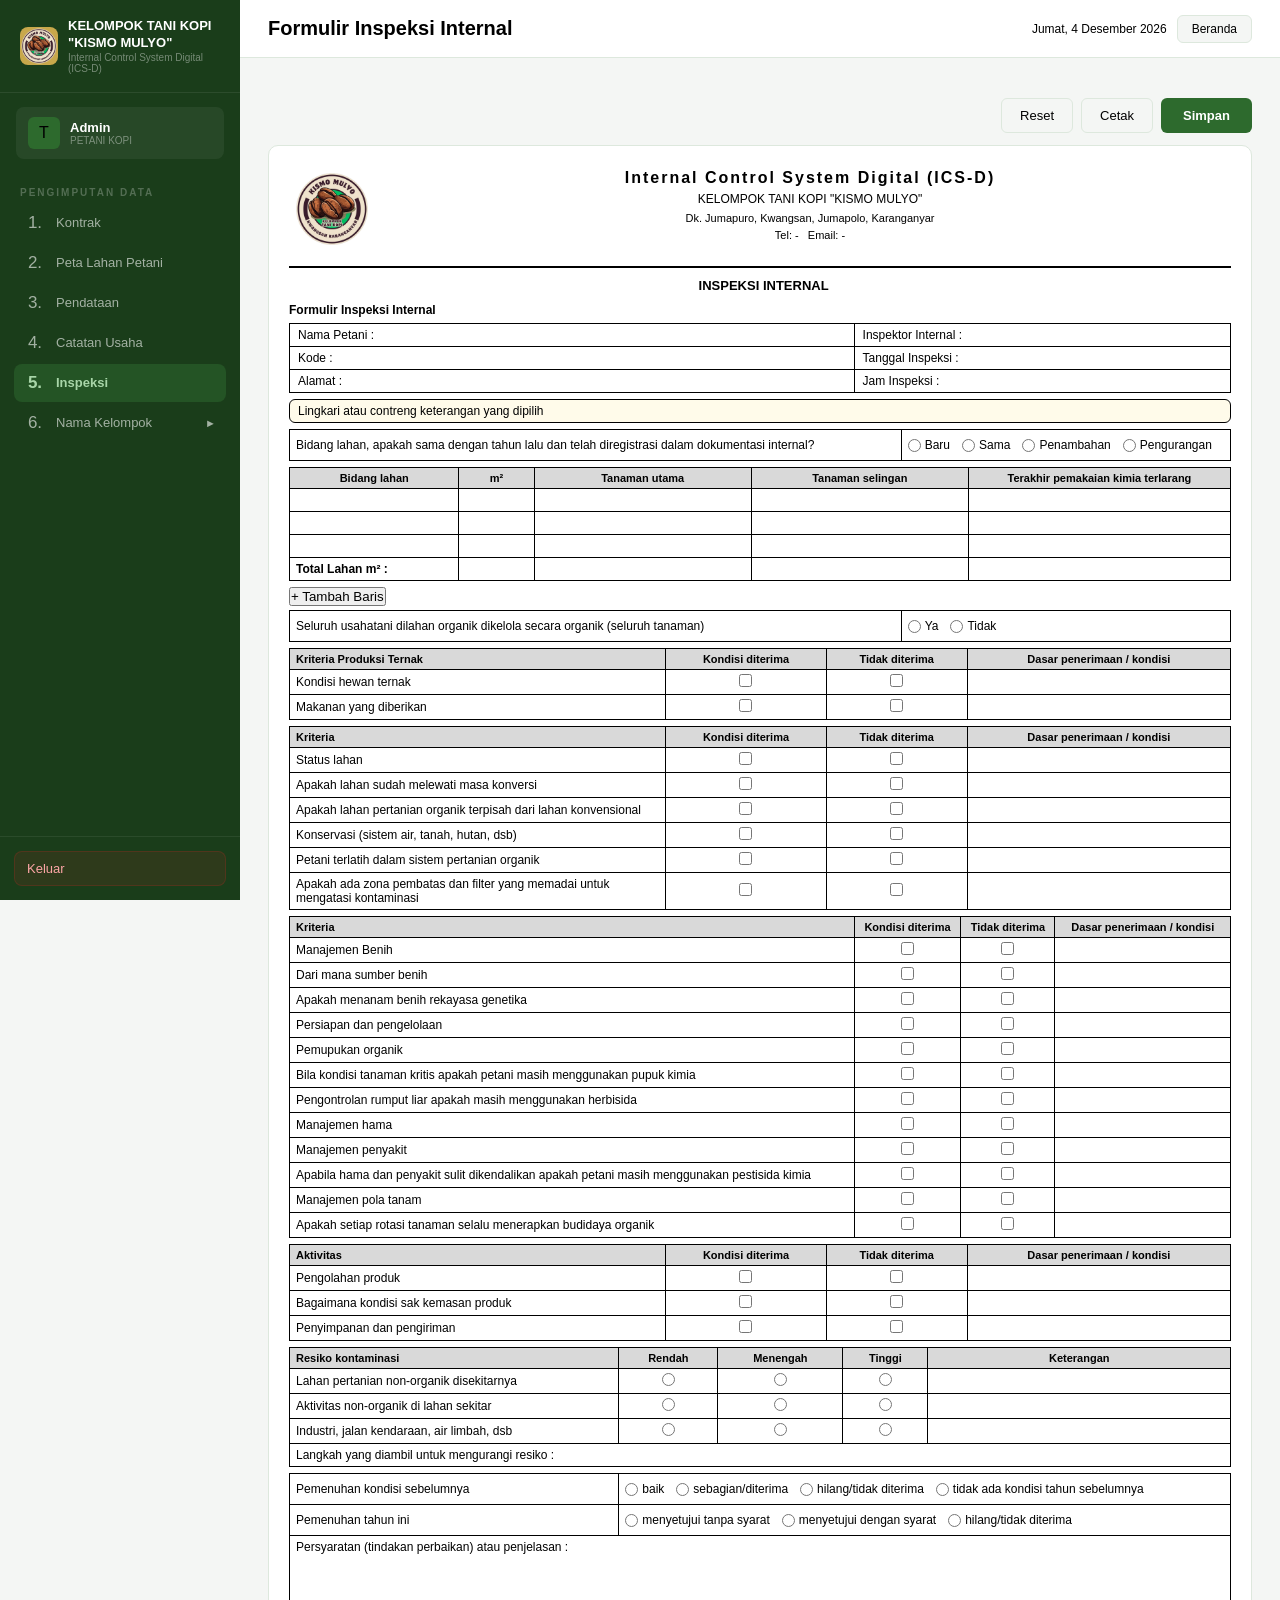
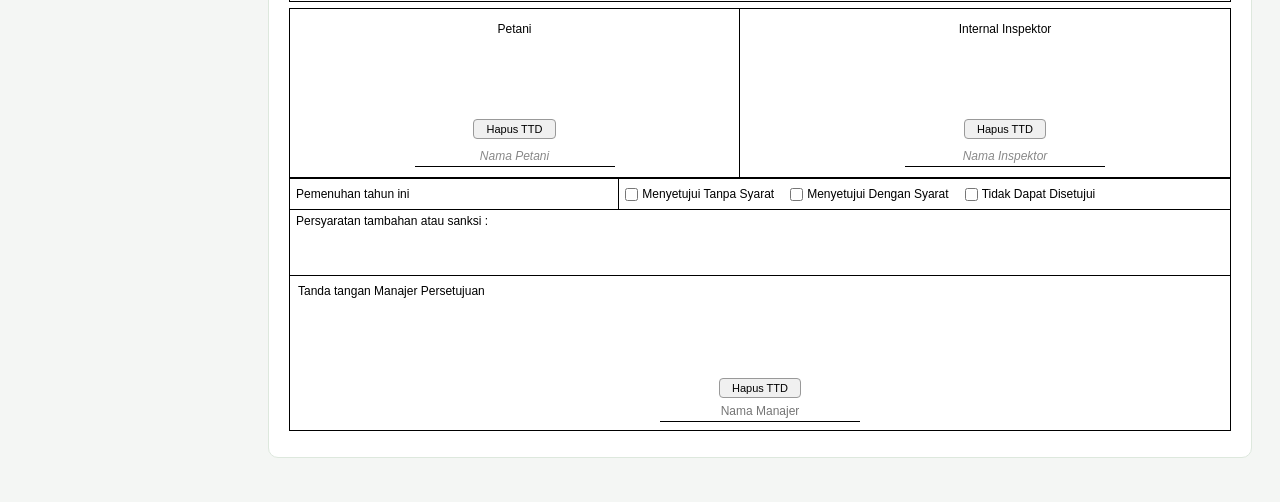
<file: inspeksi.html>
<!DOCTYPE html>
<html lang="id">
<head>
  <meta charset="UTF-8"/>
  <meta name="viewport" content="width=device-width, initial-scale=1.0"/>
  <title>Inspeksi — Kelompok Tani Kopi Robusta</title>
  <link rel="stylesheet" href="sidebar.css"/>
  <link rel="stylesheet" href="inspeksi.css"/>
</head>
<body>

<!-- ══ SIDEBAR ══ -->
<aside class="sidebar">
  <div class="sb-brand">
    <div class="logo-row">
      <div class="logo-icon">
        <img src="Dark_Brown_Vintage_Retro_Coffee_Bean_Product_Badge_Logo__1_-removebg-preview.png"
             style="width:42px;height:42px;object-fit:contain;" alt="kopi"/>
      </div>
      <div>
        <div class="logo-name">KELOMPOK TANI KOPI "KISMO MULYO"</div>
        <div class="logo-sub">Internal Control System Digital (ICS-D)</div>
      </div>
    </div>
  </div>
  <div class="sb-user">
    <div class="av">T</div>
    <div>
      <div class="uname" id="sbUser">Tani Robusta</div>
      <div class="urole">Petani Kopi</div>
    </div>
  </div>
  <div class="sb-section">
    <div class="sb-section-lbl">Pengimputan Data</div>
    <a class="sb-item"           href="kontrak.html">      <span class="ic">1.</span> Kontrak</a>
    <a class="sb-item"           href="petalahan.html">   <span class="ic">2.</span> Peta Lahan Petani</a>
    <a class="sb-item"           href="pendataan.html">    <span class="ic">3.</span> Pendataan</a>
    <a class="sb-item"           href="catatanusaha.html"><span class="ic">4.</span> Catatan Usaha</a>
    <a class="sb-item active"    href="inspeksi.html">     <span class="ic">5.</span> Inspeksi</a>
    <div class="sb-item" onclick="toggleSub(this,'sub-kelompok')">
      <span class="ic">6.</span> Nama Kelompok
      <span style="margin-left:auto;font-size:11px;" id="arr-kelompok">&#9658;</span>
    </div>
    <div class="sb-sub" id="sub-kelompok">
      <a class="sb-sub-item" href="sketsalahan.html">Sketsa Lahan</a>
      <a class="sb-sub-item" href="analisa.html">Analisa Risiko</a>
    </div>
  </div>
  <div class="sb-footer">
    <button class="btn-logout" onclick="logout()">Keluar</button>
  </div>
</aside>

<!-- ══ MAIN ══ -->
<div class="main">
  <div class="topbar">
    <h1>Formulir Inspeksi Internal</h1>
    <div class="tb-right">
      <span class="tb-date" id="tbDate"></span>
      <a href="index.html" class="tb-back">Beranda</a>
    </div>
  </div>

  <div class="content">

    <div class="btn-row" style="margin-bottom:12px;">
      <button class="btn-secondary" onclick="resetForm()">Reset</button>
      <button class="btn-secondary" onclick="window.print()">Cetak</button>
      <button class="btn-primary"   onclick="simpan()">Simpan</button>
    </div>

    <div class="panel">
      <div class="panel-body">
        <div class="form-inspeksi">

          <!-- KOP -->
          <div class="kop-surat">
            <div class="kop-logo">
              <img src="Dark_Brown_Vintage_Retro_Coffee_Bean_Product_Badge_Logo__1_-removebg-preview.png" alt="Logo kopi"/>
            </div>
            <div class="kop-tengah">
              <div class="kop-nama">Internal Control System Digital (ICS-D)</div>
              <div class="kop-full">KELOMPOK TANI KOPI "KISMO MULYO"</div>
              <div class="kop-alamat">
                Dk. Jumapuro, Kwangsan, Jumapolo, Karanganyar<br>
                Tel: - &nbsp; Email: -
              </div>
            </div>
          </div>
          <div class="kop-garis"></div>

          <!-- JUDUL -->
          <div class="form-judul"> &nbsp; INSPEKSI INTERNAL</div>
          <div class="form-sub-judul">Formulir Inspeksi Internal</div>

          <!-- HEADER IDENTITAS -->
          <table class="tbl-header">
            <tr>
              <td style="width:60%;">Nama Petani : <input type="text" id="i_petani" style="width:70%;"/></td>
              <td style="white-space:nowrap;">Inspektor Internal : <input type="text" id="i_inspektor" style="width:50%;"/></td>
            </tr>
            <tr>
              <td>Kode : <input type="text" id="i_kode" style="width:80%;"/></td>
              <td style="white-space:nowrap;">Tanggal Inspeksi : <input type="text" id="i_tgl" style="width:55%;"/></td>
            </tr>
            <tr>
              <td>Alamat : <input type="text" id="i_alamat" style="width:80%;"/></td>
              <td style="white-space:nowrap;">Jam Inspeksi : <input type="text" id="i_jam" style="width:60%;"/></td>
            </tr>
          </table>

          <div class="note-box">Lingkari atau contreng keterangan yang dipilih</div>

          <!-- A. BIDANG LAHAN -->
          <table class="tbl-ins">
            <tr>
              <td colspan="2" style="font-size:12px;">
                Bidang lahan, apakah sama dengan tahun lalu dan telah diregistrasi dalam dokumentasi internal?
              </td>
              <td style="width:35%;">
                <div class="radio-row">
                  <label><input type="radio" name="lahan_st" value="Baru"/> Baru</label>
                  <label><input type="radio" name="lahan_st" value="Sama"/> Sama</label>
                  <label><input type="radio" name="lahan_st" value="Penambahan"/> Penambahan</label>
                  <label><input type="radio" name="lahan_st" value="Pengurangan"/> Pengurangan</label>
                </div>
              </td>
            </tr>
          </table>

          <table class="tbl-ins" id="tblBidangLahan">
            <thead>
              <tr>
                <th style="width:18%;">Bidang lahan</th>
                <th style="width:8%;">m&#178;</th>
                <th>Tanaman utama</th>
                <th>Tanaman selingan</th>
                <th>Terakhir pemakaian kimia terlarang</th>
              </tr>
            </thead>
            <tbody id="tbodyBidang">
              <tr><td><input type="text"/></td><td><input type="text"/></td><td><input type="text"/></td><td><input type="text"/></td><td><input type="text"/></td></tr>
              <tr><td><input type="text"/></td><td><input type="text"/></td><td><input type="text"/></td><td><input type="text"/></td><td><input type="text"/></td></tr>
              <tr><td><input type="text"/></td><td><input type="text"/></td><td><input type="text"/></td><td><input type="text"/></td><td><input type="text"/></td></tr>
              <tr>
                <td style="font-weight:bold;">Total Lahan m&#178; :</td>
                <td><input type="text" style="width:90%;"/></td>
                <td></td>
                <td></td>
                <td></td>
              </tr>
            </tbody>
          </table>
          <button class="btn-tambah-baris" onclick="tambahBaris()">+ Tambah Baris</button>

          <table class="tbl-ins" style="margin-top:4px;">
            <tr>
              <td style="width:65%;">Seluruh usahatani dilahan organik dikelola secara organik (seluruh tanaman)</td>
              <td>
                <div class="radio-row">
                  <label><input type="radio" name="organik_all" value="Ya"/> Ya</label>
                  <label><input type="radio" name="organik_all" value="Tidak"/> Tidak</label>
                </div>
              </td>
            </tr>
          </table>

          <!-- B. KRITERIA PRODUKSI TERNAK -->
          <table class="tbl-ins">
            <thead>
              <tr>
                <th class="left" style="width:40%;">Kriteria Produksi Ternak</th>
                <th>Kondisi diterima</th>
                <th>Tidak diterima</th>
                <th>Dasar penerimaan / kondisi</th>
              </tr>
            </thead>
            <tbody>
              <tr>
                <td>Kondisi hewan ternak</td>
                <td class="center"><input type="checkbox"/></td>
                <td class="center"><input type="checkbox"/></td>
                <td><input type="text"/></td>
              </tr>
              <tr>
                <td>Makanan yang diberikan</td>
                <td class="center"><input type="checkbox"/></td>
                <td class="center"><input type="checkbox"/></td>
                <td><input type="text"/></td>
              </tr>
            </tbody>
          </table>

          <!-- C. STATUS LAHAN -->
          <table class="tbl-ins">
            <thead>
              <tr>
                <th class="left" style="width:40%;">Kriteria</th>
                <th>Kondisi diterima</th>
                <th>Tidak diterima</th>
                <th>Dasar penerimaan / kondisi</th>
              </tr>
            </thead>
            <tbody>
              <tr><td>Status lahan</td><td class="center"><input type="checkbox"/></td><td class="center"><input type="checkbox"/></td><td><input type="text"/></td></tr>
              <tr><td>Apakah lahan sudah melewati masa konversi</td><td class="center"><input type="checkbox"/></td><td class="center"><input type="checkbox"/></td><td><input type="text"/></td></tr>
              <tr><td>Apakah lahan pertanian organik terpisah dari lahan konvensional</td><td class="center"><input type="checkbox"/></td><td class="center"><input type="checkbox"/></td><td><input type="text"/></td></tr>
              <tr><td>Konservasi (sistem air, tanah, hutan, dsb)</td><td class="center"><input type="checkbox"/></td><td class="center"><input type="checkbox"/></td><td><input type="text"/></td></tr>
              <tr><td>Petani terlatih dalam sistem pertanian organik</td><td class="center"><input type="checkbox"/></td><td class="center"><input type="checkbox"/></td><td><input type="text"/></td></tr>
              <tr><td>Apakah ada zona pembatas dan filter yang memadai untuk mengatasi kontaminasi</td><td class="center"><input type="checkbox"/></td><td class="center"><input type="checkbox"/></td><td><input type="text"/></td></tr>
            </tbody>
          </table>

          <!-- D. MANAJEMEN BENIH -->
          <table class="tbl-ins">
            <thead>
              <tr>
                <th class="left" style="width:60%;">Kriteria</th>
                <th>Kondisi diterima</th>
                <th>Tidak diterima</th>
                <th>Dasar penerimaan / kondisi</th>
              </tr>
            </thead>
            <tbody>
              <tr><td>Manajemen Benih</td><td class="center"><input type="checkbox"/></td><td class="center"><input type="checkbox"/></td><td><input type="text"/></td></tr>
              <tr><td>Dari mana sumber benih</td><td class="center"><input type="checkbox"/></td><td class="center"><input type="checkbox"/></td><td><input type="text"/></td></tr>
              <tr><td>Apakah menanam benih rekayasa genetika</td><td class="center"><input type="checkbox"/></td><td class="center"><input type="checkbox"/></td><td><input type="text"/></td></tr>
              <tr><td>Persiapan dan pengelolaan</td><td class="center"><input type="checkbox"/></td><td class="center"><input type="checkbox"/></td><td><input type="text"/></td></tr>
              <tr><td>Pemupukan organik</td><td class="center"><input type="checkbox"/></td><td class="center"><input type="checkbox"/></td><td><input type="text"/></td></tr>
              <tr><td>Bila kondisi tanaman kritis apakah petani masih menggunakan pupuk kimia</td><td class="center"><input type="checkbox"/></td><td class="center"><input type="checkbox"/></td><td><input type="text"/></td></tr>
              <tr><td>Pengontrolan rumput liar apakah masih menggunakan herbisida</td><td class="center"><input type="checkbox"/></td><td class="center"><input type="checkbox"/></td><td><input type="text"/></td></tr>
              <tr><td>Manajemen hama</td><td class="center"><input type="checkbox"/></td><td class="center"><input type="checkbox"/></td><td><input type="text"/></td></tr>
              <tr><td>Manajemen penyakit</td><td class="center"><input type="checkbox"/></td><td class="center"><input type="checkbox"/></td><td><input type="text"/></td></tr>
              <tr><td>Apabila hama dan penyakit sulit dikendalikan apakah petani masih menggunakan pestisida kimia</td><td class="center"><input type="checkbox"/></td><td class="center"><input type="checkbox"/></td><td><input type="text"/></td></tr>
              <tr><td>Manajemen pola tanam</td><td class="center"><input type="checkbox"/></td><td class="center"><input type="checkbox"/></td><td><input type="text"/></td></tr>
              <tr><td>Apakah setiap rotasi tanaman selalu menerapkan budidaya organik</td><td class="center"><input type="checkbox"/></td><td class="center"><input type="checkbox"/></td><td><input type="text"/></td></tr>
            </tbody>
          </table>

          <!-- E. PASCA PANEN -->
          <table class="tbl-ins">
            <thead>
              <tr>
                <th class="left" style="width:40%;">Aktivitas</th>
                <th>Kondisi diterima</th>
                <th>Tidak diterima</th>
                <th>Dasar penerimaan / kondisi</th>
              </tr>
            </thead>
            <tbody>
              <tr><td>Pengolahan produk</td><td class="center"><input type="checkbox"/></td><td class="center"><input type="checkbox"/></td><td><input type="text"/></td></tr>
              <tr><td>Bagaimana kondisi sak kemasan produk</td><td class="center"><input type="checkbox"/></td><td class="center"><input type="checkbox"/></td><td><input type="text"/></td></tr>
              <tr><td>Penyimpanan dan pengiriman</td><td class="center"><input type="checkbox"/></td><td class="center"><input type="checkbox"/></td><td><input type="text"/></td></tr>
            </tbody>
          </table>

          <!-- F. MANAJEMEN RISIKO -->
          <table class="tbl-ins">
            <thead>
              <tr>
                <th class="left" style="width:35%;">Resiko kontaminasi</th>
                <th>Rendah</th>
                <th>Menengah</th>
                <th>Tinggi</th>
                <th>Keterangan</th>
              </tr>
            </thead>
            <tbody>
              <tr>
                <td>Lahan pertanian non-organik disekitarnya</td>
                <td class="center"><input type="radio" name="r1" value="Rendah"/></td>
                <td class="center"><input type="radio" name="r1" value="Menengah"/></td>
                <td class="center"><input type="radio" name="r1" value="Tinggi"/></td>
                <td><input type="text"/></td>
              </tr>
              <tr>
                <td>Aktivitas non-organik di lahan sekitar</td>
                <td class="center"><input type="radio" name="r2" value="Rendah"/></td>
                <td class="center"><input type="radio" name="r2" value="Menengah"/></td>
                <td class="center"><input type="radio" name="r2" value="Tinggi"/></td>
                <td><input type="text"/></td>
              </tr>
              <tr>
                <td>Industri, jalan kendaraan, air limbah, dsb</td>
                <td class="center"><input type="radio" name="r3" value="Rendah"/></td>
                <td class="center"><input type="radio" name="r3" value="Menengah"/></td>
                <td class="center"><input type="radio" name="r3" value="Tinggi"/></td>
                <td><input type="text"/></td>
              </tr>
              <tr>
                <td colspan="5">Langkah yang diambil untuk mengurangi resiko : <input type="text" style="width:70%;"/></td>
              </tr>
            </tbody>
          </table>

          <!-- G. REKOMENDASI INSPEKTOR -->
          <table class="tbl-ins">
            <tbody>
              <tr>
                <td style="width:35%;">Pemenuhan kondisi sebelumnya</td>
                <td>
                  <div class="radio-row">
                    <label><input type="radio" name="pem_sblm" value="baik"/> baik</label>
                    <label><input type="radio" name="pem_sblm" value="sebagian"/> sebagian/diterima</label>
                    <label><input type="radio" name="pem_sblm" value="hilang"/> hilang/tidak diterima</label>
                    <label><input type="radio" name="pem_sblm" value="tidakada"/> tidak ada kondisi tahun sebelumnya</label>
                  </div>
                </td>
              </tr>
              <tr>
                <td>Pemenuhan tahun ini</td>
                <td>
                  <div class="radio-row">
                    <label><input type="radio" name="pem_ini" value="tanpasyarat"/> menyetujui tanpa syarat</label>
                    <label><input type="radio" name="pem_ini" value="dengansyarat"/> menyetujui dengan syarat</label>
                    <label><input type="radio" name="pem_ini" value="hilang"/> hilang/tidak diterima</label>
                  </div>
                </td>
              </tr>
              <tr>
                <td colspan="2">
                  Persyaratan (tindakan perbaikan) atau penjelasan :<br/>
                  <textarea rows="2" style="width:100%;"></textarea>
                </td>
              </tr>
            </tbody>
          </table>

          <!-- TTD INSPEKTOR (DIGITAL) -->
          <div class="ttd-grid">
            <div class="ttd-col">
              <div style="font-size:12px;text-align:center;margin-bottom:6px;">Petani</div>
              <div class="sig-wrap">
                <canvas class="sig-canvas" id="sig_petani_insp" width="200" height="70"></canvas>
                <button type="button" class="btn-sig-clear no-print" onclick="clearSig('sig_petani_insp')">Hapus TTD</button>
              </div>
              <input type="text" class="ttd-nama-input" id="i_nama_petani" placeholder="Nama Petani"/>
            </div>
            <div class="ttd-col">
              <div style="font-size:12px;text-align:center;margin-bottom:6px;">Internal Inspektor</div>
              <div class="sig-wrap">
                <canvas class="sig-canvas" id="sig_inspektor" width="200" height="70"></canvas>
                <button type="button" class="btn-sig-clear no-print" onclick="clearSig('sig_inspektor')">Hapus TTD</button>
              </div>
              <input type="text" class="ttd-nama-input" id="i_nama_inspektor" placeholder="Nama Inspektor"/>
            </div>
          </div>

          <!-- H. KEPUTUSAN ICS -->
          <table class="tbl-ins">
            <tbody>
              <tr>
                <td style="width:35%;">Pemenuhan tahun ini</td>
                <td>
                  <div class="check-row">
                    <label><input type="checkbox"/> Menyetujui Tanpa Syarat</label>
                    <label><input type="checkbox"/> Menyetujui Dengan Syarat</label>
                    <label><input type="checkbox"/> Tidak Dapat Disetujui</label>
                  </div>
                </td>
              </tr>
              <tr>
                <td colspan="2">
                  Persyaratan tambahan atau sanksi :<br/>
                  <textarea rows="2" style="width:100%;"></textarea>
                </td>
              </tr>
              <tr>
                <td colspan="2" style="padding:8px;">
                  Tanda tangan Manajer Persetujuan
                  <div style="text-align:center;margin-top:6px;">
                    <canvas class="sig-canvas" id="sig_manajer_insp" width="240" height="70"
                      style="display:block;margin:0 auto;border:none;background:#fff;touch-action:none;cursor:crosshair;"></canvas>
                    <button type="button" class="no-print" onclick="clearSig('sig_manajer_insp')"
                      style="display:block;margin:4px auto 0;font-size:11px;padding:3px 12px;background:#f0f0f0;border:1px solid #999;border-radius:4px;cursor:pointer;color:#000;font-family:Arial,sans-serif;">Hapus TTD</button>
                    <input type="text" id="i_nama_manajer" placeholder="Nama Manajer"
                      style="display:block;width:200px;max-width:90%;margin:4px auto 0;text-align:center;font-size:12px;font-family:Arial,sans-serif;color:#000;border:none;border-bottom:1px solid #000;outline:none;background:transparent;padding:2px 4px 3px;"/>
                  </div>
                </td>
              </tr>
            </tbody>
          </table>

        </div><!-- /form-inspeksi -->
        <div class="alert-success" id="alertInspeksi" style="margin-top:12px;">Data inspeksi berhasil disimpan!</div>
      </div>
    </div>

  </div><!-- /content -->
</div><!-- /main -->

<script src="sidebar.js"></script>
<script>
  // ══ TANDA TANGAN DIGITAL (canvas) ══
  function initSigPad(canvasId) {
    const canvas = document.getElementById(canvasId);
    if (!canvas) return;
    const ctx = canvas.getContext('2d');
    ctx.lineWidth = 2; ctx.lineCap = 'round'; ctx.strokeStyle = '#000';
    let drawing = false, last = null;

    function pos(e) {
      const rect = canvas.getBoundingClientRect();
      const p = e.touches ? e.touches[0] : e;
      return {
        x: (p.clientX - rect.left) * (canvas.width / rect.width),
        y: (p.clientY - rect.top) * (canvas.height / rect.height)
      };
    }
    function start(e) { drawing = true; last = pos(e); e.preventDefault(); }
    function move(e) {
      if (!drawing) return;
      const p = pos(e);
      ctx.beginPath(); ctx.moveTo(last.x, last.y); ctx.lineTo(p.x, p.y); ctx.stroke();
      last = p; e.preventDefault();
    }
    function end() { drawing = false; }

    canvas.addEventListener('mousedown', start);
    canvas.addEventListener('mousemove', move);
    window.addEventListener('mouseup', end);
    canvas.addEventListener('touchstart', start, { passive: false });
    canvas.addEventListener('touchmove', move, { passive: false });
    canvas.addEventListener('touchend', end);
  }
  function clearSig(canvasId) {
    const canvas = document.getElementById(canvasId);
    if (!canvas) return;
    canvas.getContext('2d').clearRect(0, 0, canvas.width, canvas.height);
  }
  document.querySelectorAll('.sig-canvas').forEach(c => initSigPad(c.id));

  function tambahBaris() {
    const tbody = document.getElementById('tbodyBidang');
    const totalRow = tbody.querySelector('tr:last-child');
    const tr = document.createElement('tr');
    tr.innerHTML = '<td><input type="text"/></td><td><input type="text"/></td><td><input type="text"/></td><td><input type="text"/></td><td><input type="text"/></td>';
    tbody.insertBefore(tr, totalRow);
  }
  function simpan() {
    const p = document.getElementById('i_petani').value.trim();
    if (!p) { alert('Nama Petani wajib diisi!'); return; }
    showAlert('alertInspeksi');
  }
  function resetForm() {
    if (!confirm('Reset semua isian (termasuk tanda tangan)?')) return;
    document.querySelectorAll('.form-inspeksi input:not([type="radio"]):not([type="checkbox"]), .form-inspeksi textarea').forEach(el => el.value = '');
    document.querySelectorAll('.form-inspeksi input[type="radio"], .form-inspeksi input[type="checkbox"]').forEach(el => el.checked = false);
    clearSig('sig_petani_insp');
    clearSig('sig_inspektor');
    clearSig('sig_manajer_insp');
  }
</script>

</body>
</html>
</file>
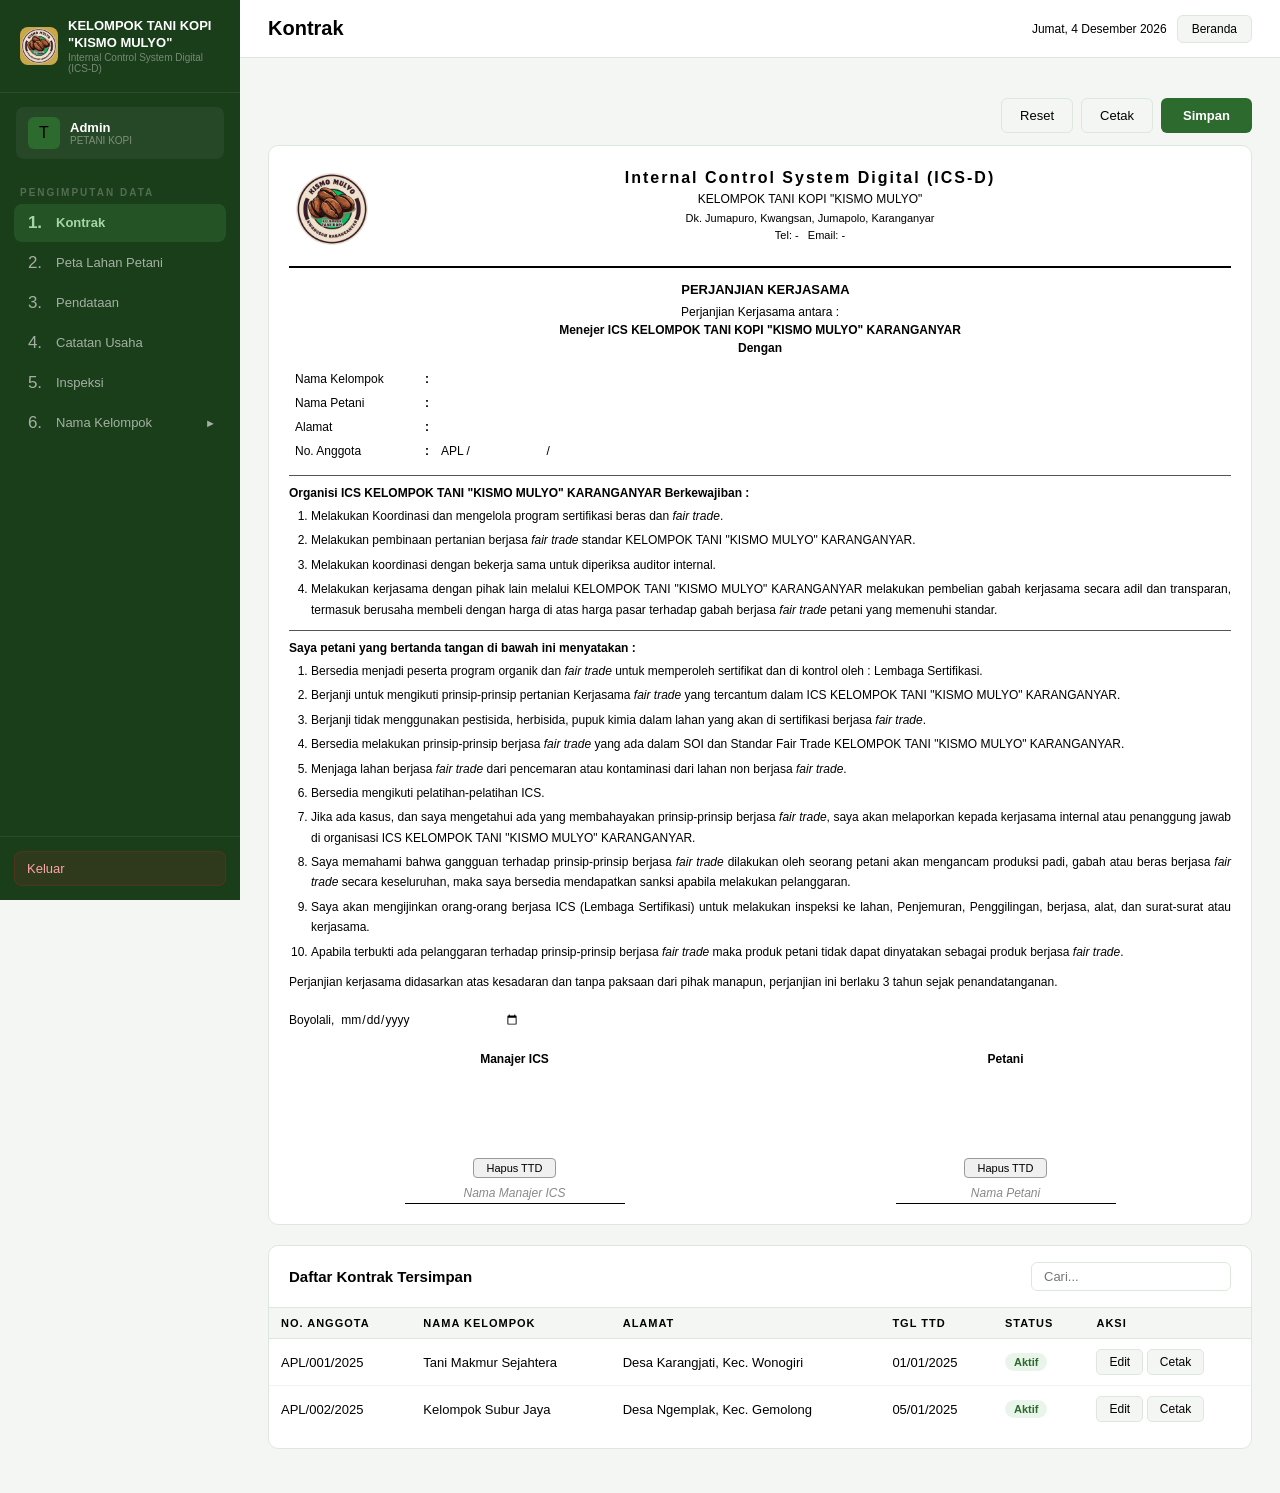
<file: kontrak.html>
<!DOCTYPE html>
<html lang="id">
<head>
  <meta charset="UTF-8"/>
  <meta name="viewport" content="width=device-width, initial-scale=1.0"/>
  <title>Kontrak — Kelompok Tani Kopi Robusta</title>
  <link rel="stylesheet" href="sidebar.css"/>
  <link rel="stylesheet" href="kontrak.css"/>
</head>
<body>

<!-- ══ SIDEBAR ══ -->
<aside class="sidebar">
  <div class="sb-brand">
    <div class="logo-row">
      <div class="logo-icon">
        <img src="Dark_Brown_Vintage_Retro_Coffee_Bean_Product_Badge_Logo__1_-removebg-preview.png"
             style="width:42px;height:42px;object-fit:contain;" alt="padi"/>
      </div>
      <div>
        <div class="logo-name">KELOMPOK TANI KOPI "KISMO MULYO"</div>
        <div class="logo-sub">Internal Control System Digital (ICS-D)</div>
      </div>
    </div>
  </div>
  <div class="sb-user">
    <div class="av">T</div>
    <div>
      <div class="uname" id="sbUser">Tani Robusta</div>
      <div class="urole">Petani Kopi</div>
    </div>
  </div>
  <div class="sb-section">
    <div class="sb-section-lbl">Pengimputan Data</div>
    <a class="sb-item active"    href="kontrak.html">      <span class="ic">1.</span> Kontrak</a>
    <a class="sb-item"           href="petalahan.html">   <span class="ic">2.</span> Peta Lahan Petani</a>
    <a class="sb-item"           href="pendataan.html">    <span class="ic">3.</span> Pendataan</a>
    <a class="sb-item"           href="catatanusaha.html"><span class="ic">4.</span> Catatan Usaha</a>
    <a class="sb-item"           href="inspeksi.html">     <span class="ic">5.</span> Inspeksi</a>
    <div class="sb-item" onclick="toggleSub(this,'sub-kelompok')">
      <span class="ic">6.</span> Nama Kelompok
      <span style="margin-left:auto;font-size:11px;" id="arr-kelompok">&#9658;</span>
    </div>
    <div class="sb-sub" id="sub-kelompok">
      <a class="sb-sub-item" href="sketsalahan.html">Sketsa Lahan</a>
      <a class="sb-sub-item" href="analisa.html">Analisa Risiko</a>
    </div>
  </div>
  <div class="sb-footer">
    <button class="btn-logout" onclick="logout()">Keluar</button>
  </div>
</aside>

<!-- ══ MAIN ══ -->
<div class="main">
  <div class="topbar">
    <h1>Kontrak</h1>
    <div class="tb-right">
      <span class="tb-date" id="tbDate"></span>
      <a href="index.html" class="tb-back">Beranda</a>
    </div>
  </div>

  <div class="content">

    <!-- TOMBOL AKSI -->
    <div class="btn-row" style="margin-bottom:12px;">
      <button class="btn-secondary" onclick="resetKontrak()">Reset</button>
      <button class="btn-secondary" onclick="window.print()">Cetak</button>
      <button class="btn-primary"   onclick="simpanKontrak()">Simpan</button>
    </div>

    <!-- ══ FORM PERJANJIAN ══ -->
    <div class="panel" id="areaCetak">
      <div class="panel-body">
        <div class="form-kontrak">

          <!-- HEADER APPOLI -->
          <div class="kop-surat">
            <div class="kop-logo">
              <img src="Dark_Brown_Vintage_Retro_Coffee_Bean_Product_Badge_Logo__1_-removebg-preview.png" alt='Logo KELOMPOK TANI "KISMO MULYO" KARANGANYAR'/>
            </div>
            <div class="kop-tengah">
              <div class="kop-nama">Internal Control System Digital (ICS-D)</div>
              <div class="kop-full">KELOMPOK TANI KOPI "KISMO MULYO"</div>
              <div class="kop-alamat">
                Dk. Jumapuro, Kwangsan, Jumapolo, Karanganyar<br>
                Tel: - &nbsp; Email: -
              </div>
            </div>
          </div>
          <div class="kop-garis"></div>

          <!-- NOMOR & JUDUL -->
          <div class="form-nomor"> &nbsp;&nbsp; PERJANJIAN KERJASAMA</div>
          <div class="form-sub">Perjanjian Kerjasama antara :</div>
          <div class="form-manajer">Menejer ICS KELOMPOK TANI KOPI "KISMO MULYO" KARANGANYAR</div>
          <div class="form-dengan">Dengan</div>

          <!-- IDENTITAS -->
          <table class="tbl-identitas">
            <tr>
              <td class="td-label">Nama Kelompok</td>
              <td class="td-titik">:</td>
              <td><input type="text" id="k_kelompok"/></td>
            </tr>
            <tr>
              <td class="td-label">Nama Petani</td>
              <td class="td-titik">:</td>
              <td><input type="text" id="p_petani"/></td>
            </tr>
            <tr>
              <td class="td-label">Alamat</td>
              <td class="td-titik">:</td>
              <td><input type="text" id="k_alamat"/></td>
            </tr>
            <tr>
              <td class="td-label">No. Anggota</td>
              <td class="td-titik">:</td>
              <td>
                APL /
                <input type="text" class="inp-short" id="k_no1"/>
                /
                <input type="text" class="inp-short" id="k_no2"/>
              </td>
            </tr>
          </table>

          <div class="garis-tipis"></div>

          <!-- KEWAJIBAN ORGANISASI -->
          <div class="sub-judul">Organisi ICS KELOMPOK TANI "KISMO MULYO" KARANGANYAR Berkewajiban :</div>
          <ol class="daftar-isi">
            <li>Melakukan Koordinasi dan mengelola program sertifikasi beras dan <em>fair trade</em>.</li>
            <li>Melakukan pembinaan pertanian berjasa <em>fair trade</em> standar KELOMPOK TANI "KISMO MULYO" KARANGANYAR.</li>
            <li>Melakukan koordinasi dengan bekerja sama untuk diperiksa auditor internal.</li>
            <li>Melakukan kerjasama dengan pihak lain melalui KELOMPOK TANI "KISMO MULYO" KARANGANYAR melakukan pembelian gabah kerjasama secara adil dan transparan, termasuk berusaha membeli dengan harga di atas harga pasar terhadap gabah berjasa <em>fair trade</em> petani yang memenuhi standar.</li>
          </ol>

          <div class="garis-tipis"></div>

          <!-- PERNYATAAN PETANI -->
          <div class="sub-judul">Saya petani yang bertanda tangan di bawah ini menyatakan :</div>
          <ol class="daftar-isi">
            <li>Bersedia menjadi peserta program organik dan <em>fair trade</em> untuk memperoleh sertifikat dan di kontrol oleh : Lembaga Sertifikasi.</li>
            <li>Berjanji untuk mengikuti prinsip-prinsip pertanian Kerjasama <em>fair trade</em> yang tercantum dalam ICS KELOMPOK TANI "KISMO MULYO" KARANGANYAR.</li>
            <li>Berjanji tidak menggunakan pestisida, herbisida, pupuk kimia dalam lahan yang akan di sertifikasi berjasa <em>fair trade</em>.</li>
            <li>Bersedia melakukan prinsip-prinsip berjasa <em>fair trade</em> yang ada dalam SOI dan Standar Fair Trade KELOMPOK TANI "KISMO MULYO" KARANGANYAR.</li>
            <li>Menjaga lahan berjasa <em>fair trade</em> dari pencemaran atau kontaminasi dari lahan non berjasa <em>fair trade</em>.</li>
            <li>Bersedia mengikuti pelatihan-pelatihan ICS.</li>
            <li>Jika ada kasus, dan saya mengetahui ada yang membahayakan prinsip-prinsip berjasa <em>fair trade</em>, saya akan melaporkan kepada kerjasama internal atau penanggung jawab di organisasi ICS KELOMPOK TANI "KISMO MULYO" KARANGANYAR.</li>
            <li>Saya memahami bahwa gangguan terhadap prinsip-prinsip berjasa <em>fair trade</em> dilakukan oleh seorang petani akan mengancam produksi padi, gabah atau beras berjasa <em>fair trade</em> secara keseluruhan, maka saya bersedia mendapatkan sanksi apabila melakukan pelanggaran.</li>
            <li>Saya akan mengijinkan orang-orang berjasa ICS (Lembaga Sertifikasi) untuk melakukan inspeksi ke lahan, Penjemuran, Penggilingan, berjasa, alat, dan surat-surat atau kerjasama.</li>
            <li>Apabila terbukti ada pelanggaran terhadap prinsip-prinsip berjasa <em>fair trade</em> maka produk petani tidak dapat dinyatakan sebagai produk berjasa <em>fair trade</em>.</li>
          </ol>

          <!-- PENUTUP -->
          <p class="penutup">
            Perjanjian kerjasama didasarkan atas kesadaran dan tanpa paksaan dari pihak manapun,
            perjanjian ini berlaku 3 tahun sejak penandatanganan.
          </p>

          <!-- TANDA TANGAN DIGITAL -->
          <div class="ttd-area">
            <div class="ttd-kota">
              Boyolali, <input type="date" id="k_tgl"/>
            </div>
            <div class="ttd-grid">
              <div class="ttd-col">
                <div class="ttd-jabatan">Manajer ICS</div>
                <div class="sig-wrap">
                  <canvas class="sig-canvas" id="sig_manajer" width="240" height="80"></canvas>
                  <button type="button" class="btn-sig-clear no-print" onclick="clearSig('sig_manajer')">Hapus TTD</button>
                </div>
                <input type="text" class="ttd-garis-input" id="k_nama_manajer" placeholder="Nama Manajer ICS"/>
              </div>
              <div class="ttd-col">
                <div class="ttd-jabatan">Petani</div>
                <div class="sig-wrap">
                  <canvas class="sig-canvas" id="sig_petani" width="240" height="80"></canvas>
                  <button type="button" class="btn-sig-clear no-print" onclick="clearSig('sig_petani')">Hapus TTD</button>
                </div>
                <input type="text" class="ttd-garis-input" id="k_nama_petani" placeholder="Nama Petani"/>
              </div>
            </div>
          </div>

        </div><!-- /form-kontrak -->
      </div>
    </div>

    <div class="alert-success" id="alertKontrak" style="margin-top:12px;">Data kontrak berhasil disimpan!</div>

    <!-- ══ TABEL DAFTAR ══ -->
    <div class="panel panel-daftar" style="margin-top:16px;">
      <div class="panel-head">
        <h2>Daftar Kontrak Tersimpan</h2>
        <input type="text" placeholder="Cari..." oninput="cariKontrak(this.value)"
          style="padding:6px 12px;border:1px solid var(--border);border-radius:6px;font-size:13px;outline:none;width:200px;"/>
      </div>
      <div style="padding:0 0 16px;">
        <table class="tbl">
          <thead>
            <tr>
              <th>No. Anggota</th>
              <th>Nama Kelompok</th>
              <th>Alamat</th>
              <th>Tgl TTD</th>
              <th>Status</th>
              <th>Aksi</th>
            </tr>
          </thead>
          <tbody id="tblKontrak">
            <tr>
              <td>APL/001/2025</td><td>Tani Makmur Sejahtera</td>
              <td>Desa Karangjati, Kec. Wonogiri</td><td>01/01/2025</td>
              <td><span class="badge green">Aktif</span></td>
              <td><button class="btn-sm">Edit</button> <button class="btn-sm" onclick="window.print()">Cetak</button></td>
            </tr>
            <tr>
              <td>APL/002/2025</td><td>Kelompok Subur Jaya</td>
              <td>Desa Ngemplak, Kec. Gemolong</td><td>05/01/2025</td>
              <td><span class="badge green">Aktif</span></td>
              <td><button class="btn-sm">Edit</button> <button class="btn-sm" onclick="window.print()">Cetak</button></td>
            </tr>
          </tbody>
        </table>
      </div>
    </div>

  </div><!-- /content -->
</div><!-- /main -->

<script src="sidebar.js"></script>
<script>
  // ══ TANDA TANGAN DIGITAL (canvas) ══
  function initSigPad(canvasId) {
    const canvas = document.getElementById(canvasId);
    if (!canvas) return;
    const ctx = canvas.getContext('2d');
    ctx.lineWidth = 2; ctx.lineCap = 'round'; ctx.strokeStyle = '#000';
    let drawing = false, last = null;

    function pos(e) {
      const rect = canvas.getBoundingClientRect();
      const p = e.touches ? e.touches[0] : e;
      return {
        x: (p.clientX - rect.left) * (canvas.width / rect.width),
        y: (p.clientY - rect.top) * (canvas.height / rect.height)
      };
    }
    function start(e) { drawing = true; last = pos(e); e.preventDefault(); }
    function move(e) {
      if (!drawing) return;
      const p = pos(e);
      ctx.beginPath(); ctx.moveTo(last.x, last.y); ctx.lineTo(p.x, p.y); ctx.stroke();
      last = p; e.preventDefault();
    }
    function end() { drawing = false; }

    canvas.addEventListener('mousedown', start);
    canvas.addEventListener('mousemove', move);
    window.addEventListener('mouseup', end);
    canvas.addEventListener('touchstart', start, { passive: false });
    canvas.addEventListener('touchmove', move, { passive: false });
    canvas.addEventListener('touchend', end);
  }
  function clearSig(canvasId) {
    const canvas = document.getElementById(canvasId);
    if (!canvas) return;
    canvas.getContext('2d').clearRect(0, 0, canvas.width, canvas.height);
  }
  document.querySelectorAll('.sig-canvas').forEach(c => initSigPad(c.id));

  function simpanKontrak() {
    const k = document.getElementById('k_kelompok').value.trim();
    if (!k) { alert('Nama Kelompok wajib diisi!'); return; }
    showAlert('alertKontrak');
  }
  function resetKontrak() {
    if (!confirm('Reset semua isian (termasuk tanda tangan)?')) return;
    ['k_kelompok','p_petani','k_alamat','k_no1','k_no2','k_tgl','k_nama_manajer','k_nama_petani'].forEach(id => {
      document.getElementById(id).value = '';
    });
    clearSig('sig_manajer');
    clearSig('sig_petani');
  }
  function cariKontrak(q) {
    document.querySelectorAll('#tblKontrak tr').forEach(r => {
      r.style.display = r.textContent.toLowerCase().includes(q.toLowerCase()) ? '' : 'none';
    });
  }
</script>

</body>
</html>
</file>
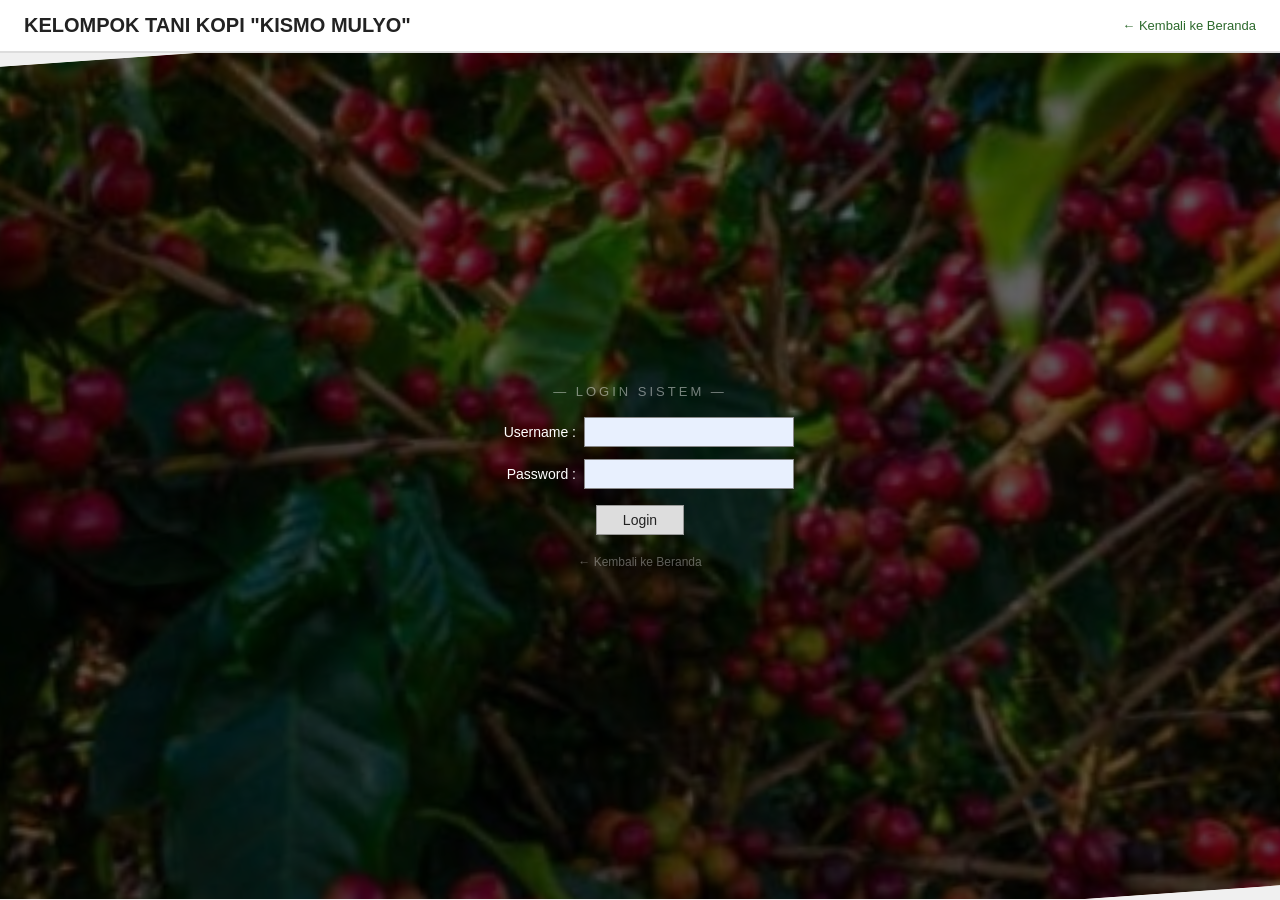
<file: login.html>
<!DOCTYPE html>
<html lang="id">
<head>
  <meta charset="UTF-8"/>
  <meta name="viewport" content="width=device-width, initial-scale=1.0"/>
  <title>Login — Aliansi Kopi Dan Polowijo Organik Boyolali</title>
  <link rel="stylesheet" href="login.css"/>
</head>

<body>
  <!-- TOP BAR -->
  <div class="topbar">
    <h1>KELOMPOK TANI KOPI "KISMO MULYO"</h1>
    <a href="index.html">← Kembali ke Beranda</a>
  </div>

  <!-- BAND + FORM -->
  <div class="band-wrap">
    <div class="band">
      <img class="band-img" src="kopi.jpeg" alt="Background"/>
    </div>
    <div class="card-wrap">
      <div class="card">

        <div class="card-title">— Login Sistem —</div>

        <div class="field-row">
          <label>Username :</label>
          <input type="text" id="inp-user" autocomplete="username"/>
        </div>
        <div class="field-row">
          <label>Password :</label>
          <input type="password" id="inp-pass" autocomplete="current-password"/>
        </div>

        <button class="btn-login" onclick="doLogin()">Login</button>

        <div class="err" id="errMsg">Username atau password salah!</div>
        <div class="ok"  id="okMsg">Login berhasil! Mengalihkan...</div>

        <a class="back-link" href="index.html">← Kembali ke Beranda</a>

      </div>
    </div>
  </div>

  <script>
    const USERS = {
      tanirobusta:'robusta123',
    };

    function doLogin() {
      const u   = document.getElementById('inp-user').value.trim();
      const p   = document.getElementById('inp-pass').value;
      const err = document.getElementById('errMsg');
      const ok  = document.getElementById('okMsg');

      err.classList.remove('show');
      ok.classList.remove('show');

      if (USERS[u] && USERS[u] === p) {
        ok.classList.add('show');
        sessionStorage.setItem('user', u);
        setTimeout(() => { window.location.href = 'kontrak.html'; }, 1200);
      } else {
        err.classList.add('show');
        setTimeout(() => err.classList.remove('show'), 3000);
      }
    }

    document.addEventListener('keydown', e => {
      if (e.key === 'Enter') doLogin();
    });
  </script>

</body>
</html>
</file>
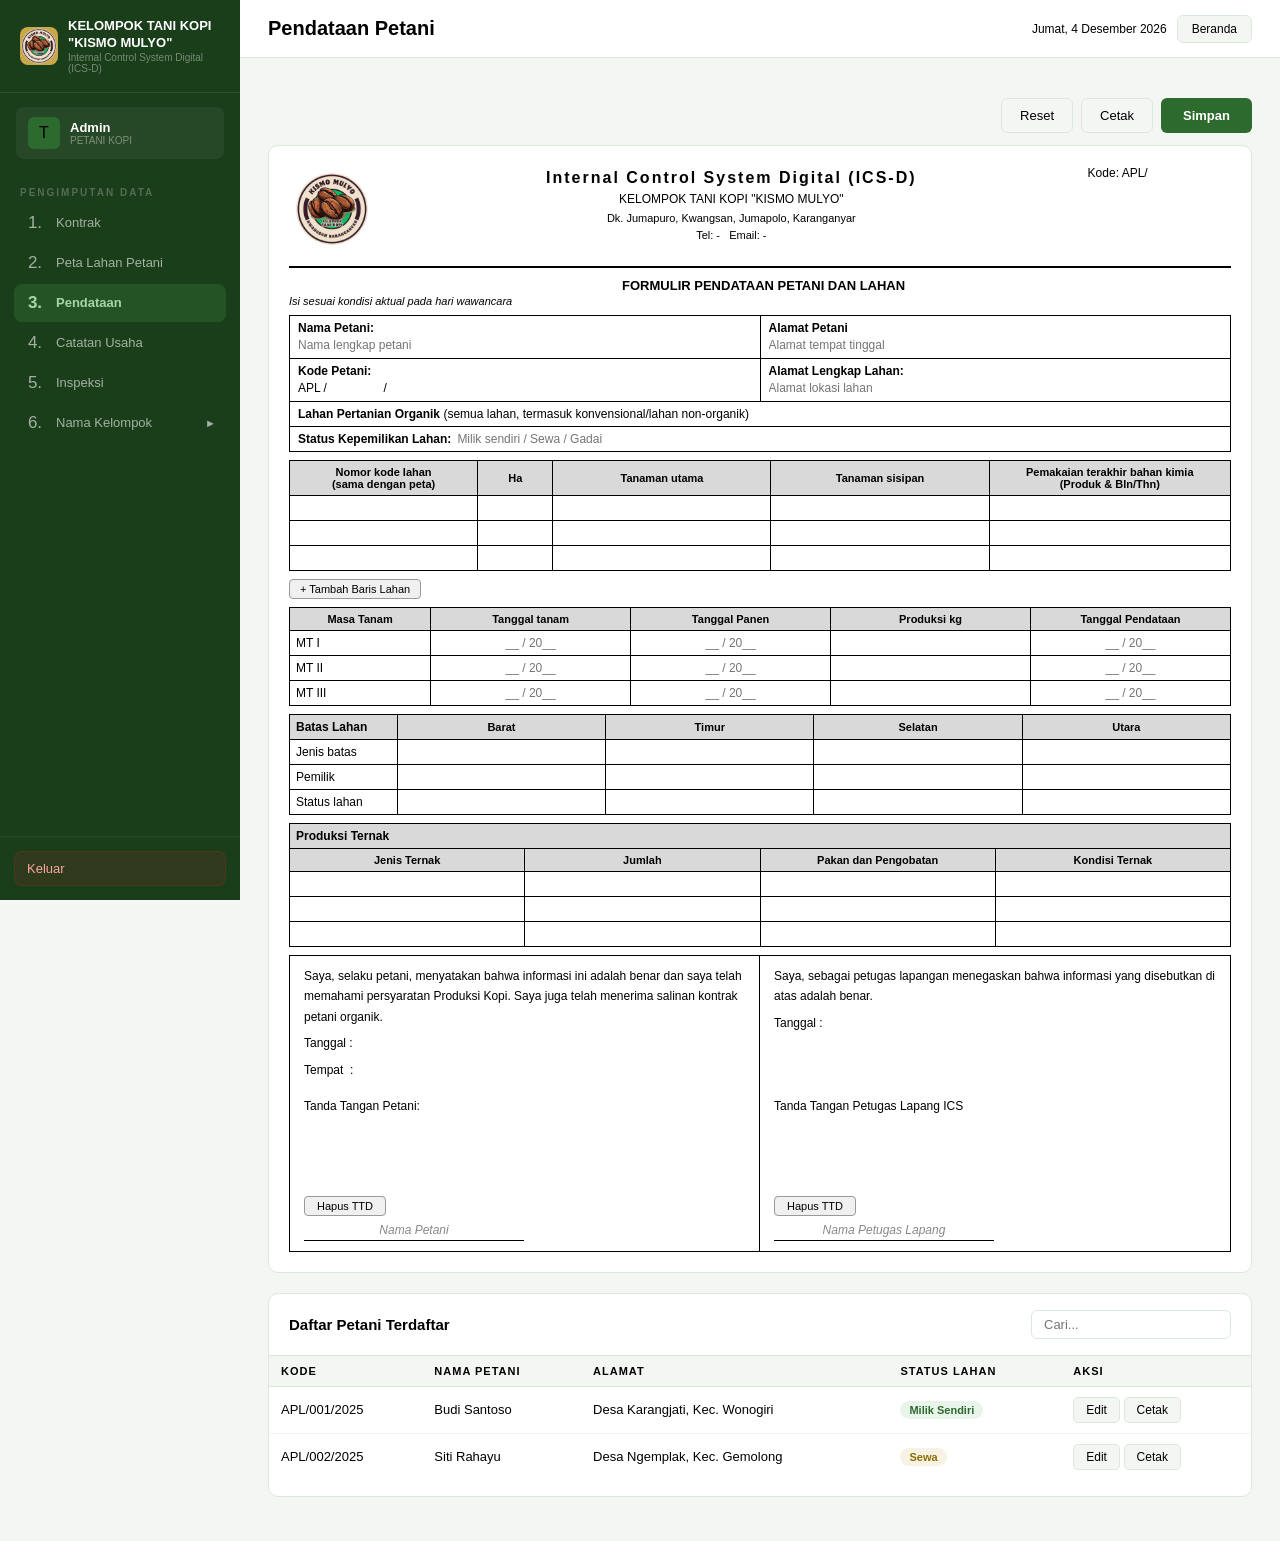
<file: pendataan.html>
<!DOCTYPE html>
<html lang="id">
<head>
  <meta charset="UTF-8"/>
  <meta name="viewport" content="width=device-width, initial-scale=1.0"/>
  <title>Pendataan —  Kelompok Tani Kopi Robusta</title>
  <link rel="stylesheet" href="sidebar.css"/>
  <link rel="stylesheet" href="pendataan.css"/>
</head>
<body>

<!-- ══ SIDEBAR ══ -->
<aside class="sidebar">
  <div class="sb-brand">
    <div class="logo-row">
      <div class="logo-icon">
        <img src="Dark_Brown_Vintage_Retro_Coffee_Bean_Product_Badge_Logo__1_-removebg-preview.png"
             style="width:42px;height:42px;object-fit:contain;" alt="kopi"/>
      </div>
      <div>
        <div class="logo-name">KELOMPOK TANI KOPI "KISMO MULYO"</div>
        <div class="logo-sub">Internal Control System Digital (ICS-D)</div>
      </div>
    </div>
  </div>
  <div class="sb-user">
    <div class="av">T</div>
    <div>
      <div class="uname" id="sbUser">Tani Robusta</div>
      <div class="urole">Petani Kopi</div>
    </div>
  </div>
  <div class="sb-section">
    <div class="sb-section-lbl">Pengimputan Data</div>
    <a class="sb-item"           href="kontrak.html">      <span class="ic">1.</span> Kontrak</a>
    <a class="sb-item"           href="petalahan.html">   <span class="ic">2.</span> Peta Lahan Petani</a>
    <a class="sb-item active"    href="pendataan.html">    <span class="ic">3.</span> Pendataan</a>
    <a class="sb-item"           href="catatanusaha.html"><span class="ic">4.</span> Catatan Usaha</a>
    <a class="sb-item"           href="inspeksi.html">     <span class="ic">5.</span> Inspeksi</a>
    <div class="sb-item" onclick="toggleSub(this,'sub-kelompok')">
      <span class="ic">6.</span> Nama Kelompok
      <span style="margin-left:auto;font-size:11px;" id="arr-kelompok">&#9658;</span>
    </div>
    <div class="sb-sub" id="sub-kelompok">
      <a class="sb-sub-item" href="sketsalahan.html">Sketsa Lahan</a>
      <a class="sb-sub-item" href="analisa.html">Analisa Risiko</a>
    </div>
  </div>
  <div class="sb-footer">
    <button class="btn-logout" onclick="logout()">Keluar</button>
  </div>
</aside>

<!-- ══ MAIN ══ -->
<div class="main">
  <div class="topbar">
    <h1>Pendataan Petani</h1>
    <div class="tb-right">
      <span class="tb-date" id="tbDate"></span>
      <a href="index.html" class="tb-back">Beranda</a>
    </div>
  </div>

  <div class="content">

    <!-- TOMBOL AKSI -->
    <div class="btn-row" style="margin-bottom:12px;">
      <button class="btn-secondary" onclick="resetForm()">Reset</button>
      <button class="btn-secondary" onclick="window.print()">Cetak</button>
      <button class="btn-primary"   onclick="simpan()">Simpan</button>
    </div>

    <!-- ══ FORM PENDATAAN ══ -->
    <div class="panel">
      <div class="panel-body">
        <div class="form-pendataan">

          <!-- KOP SURAT -->
          <div class="kop-surat">
            <div class="kop-logo">
              <img src="Dark_Brown_Vintage_Retro_Coffee_Bean_Product_Badge_Logo__1_-removebg-preview.png" alt="Logo kopi"/>
            </div>
            <div class="kop-tengah">
              <div class="kop-nama">Internal Control System Digital (ICS-D)</div>
              <div class="kop-full">KELOMPOK TANI KOPI "KISMO MULYO"</div>
              <div class="kop-alamat">
                Dk. Jumapuro, Kwangsan, Jumapolo, Karanganyar<br>
                Tel: - &nbsp; Email: -
              </div>
            </div>
            <div class="kop-kode">
              Kode: APL/ <input type="text" id="p_kode" style="width:80px;"/>
            </div>
          </div>
          <div class="kop-garis"></div>

          <!-- JUDUL -->
          <div class="form-judul"> &nbsp; FORMULIR PENDATAAN PETANI DAN LAHAN</div>
          <div class="form-sub-judul">Isi sesuai kondisi aktual pada hari wawancara</div>

          <!-- IDENTITAS PETANI -->
          <table class="tbl-identitas">
            <tr>
              <td>
                <span class="td-label">Nama Petani:</span>
                <input type="text" id="p_nama" placeholder="Nama lengkap petani"/>
              </td>
              <td>
                <span class="td-label">Alamat Petani</span>
                <input type="text" id="p_alamat_petani" placeholder="Alamat tempat tinggal"/>
              </td>
            </tr>
            <tr>
              <td>
                <span class="td-label">Kode Petani:</span>
                APL / <input type="text" id="p_kode1" style="width:50px;"/> /
                      <input type="text" id="p_kode2" style="width:50px;"/>
              </td>
              <td>
                <span class="td-label">Alamat Lengkap Lahan:</span>
                <input type="text" id="p_alamat_lahan" placeholder="Alamat lokasi lahan"/>
              </td>
            </tr>
          </table>

          <!-- INFO LAHAN -->
          <div class="info-lahan">
            <strong>Lahan Pertanian Organik</strong> (semua lahan, termasuk konvensional/lahan non-organik)
          </div>
          <div class="status-kepemilikan">
            <strong>Status Kepemilikan Lahan:</strong>
            <input type="text" id="p_status" placeholder="Milik sendiri / Sewa / Gadai"/>
          </div>

          <!-- TABEL LAHAN -->
          <table class="tbl-form">
            <thead>
              <tr>
                <th style="width:20%;">Nomor kode lahan<br/>(sama dengan peta)</th>
                <th style="width:8%;">Ha</th>
                <th>Tanaman utama</th>
                <th>Tanaman sisipan</th>
                <th>Pemakaian terakhir bahan kimia<br/>(Produk &amp; Bln/Thn)</th>
              </tr>
            </thead>
            <tbody id="tbodyLahan">
              <tr>
                <td><input type="text" class="left"/></td>
                <td><input type="text"/></td>
                <td><input type="text" class="left"/></td>
                <td><input type="text" class="left"/></td>
                <td><input type="text" class="left"/></td>
              </tr>
              <tr>
                <td><input type="text" class="left"/></td>
                <td><input type="text"/></td>
                <td><input type="text" class="left"/></td>
                <td><input type="text" class="left"/></td>
                <td><input type="text" class="left"/></td>
              </tr>
              <tr>
                <td><input type="text" class="left"/></td>
                <td><input type="text"/></td>
                <td><input type="text" class="left"/></td>
                <td><input type="text" class="left"/></td>
                <td><input type="text" class="left"/></td>
              </tr>
            </tbody>
          </table>
          <button class="btn-tambah-baris" onclick="tambahBaris('tbodyLahan', 5)">+ Tambah Baris Lahan</button>

          <!-- TABEL MASA TANAM -->
          <table class="tbl-form">
            <thead>
              <tr>
                <th style="width:15%;">Masa Tanam</th>
                <th>Tanggal tanam</th>
                <th>Tanggal Panen</th>
                <th>Produksi kg</th>
                <th>Tanggal Pendataan</th>
              </tr>
            </thead>
            <tbody>
              <tr>
                <td><input type="text" class="left" value="MT I"/></td>
                <td><input type="text" placeholder="__ / 20__"/></td>
                <td><input type="text" placeholder="__ / 20__"/></td>
                <td><input type="text"/></td>
                <td><input type="text" placeholder="__ / 20__"/></td>
              </tr>
              <tr>
                <td><input type="text" class="left" value="MT II"/></td>
                <td><input type="text" placeholder="__ / 20__"/></td>
                <td><input type="text" placeholder="__ / 20__"/></td>
                <td><input type="text"/></td>
                <td><input type="text" placeholder="__ / 20__"/></td>
              </tr>
              <tr>
                <td><input type="text" class="left" value="MT III"/></td>
                <td><input type="text" placeholder="__ / 20__"/></td>
                <td><input type="text" placeholder="__ / 20__"/></td>
                <td><input type="text"/></td>
                <td><input type="text" placeholder="__ / 20__"/></td>
              </tr>
            </tbody>
          </table>

          <!-- TABEL BATAS LAHAN -->
          <table class="tbl-form">
            <thead>
              <tr>
                <th class="cat-header">Batas Lahan</th>
                <th>Barat</th>
                <th>Timur</th>
                <th>Selatan</th>
                <th>Utara</th>
              </tr>
            </thead>
            <tbody>
              <tr>
                <td>Jenis batas</td>
                <td><input type="text"/></td>
                <td><input type="text"/></td>
                <td><input type="text"/></td>
                <td><input type="text"/></td>
              </tr>
              <tr>
                <td>Pemilik</td>
                <td><input type="text"/></td>
                <td><input type="text"/></td>
                <td><input type="text"/></td>
                <td><input type="text"/></td>
              </tr>
              <tr>
                <td>Status lahan</td>
                <td><input type="text"/></td>
                <td><input type="text"/></td>
                <td><input type="text"/></td>
                <td><input type="text"/></td>
              </tr>
            </tbody>
          </table>

          <!-- TABEL PRODUKSI TERNAK -->
          <table class="tbl-form">
            <thead>
              <tr>
                <th class="cat-header" colspan="4">Produksi Ternak</th>
              </tr>
              <tr>
                <th>Jenis Ternak</th>
                <th>Jumlah</th>
                <th>Pakan dan Pengobatan</th>
                <th>Kondisi Ternak</th>
              </tr>
            </thead>
            <tbody>
              <tr>
                <td><input type="text" class="left"/></td>
                <td><input type="text"/></td>
                <td><input type="text" class="left"/></td>
                <td><input type="text" class="left"/></td>
              </tr>
              <tr>
                <td><input type="text" class="left"/></td>
                <td><input type="text"/></td>
                <td><input type="text" class="left"/></td>
                <td><input type="text" class="left"/></td>
              </tr>
              <tr>
                <td><input type="text" class="left"/></td>
                <td><input type="text"/></td>
                <td><input type="text" class="left"/></td>
                <td><input type="text" class="left"/></td>
              </tr>
            </tbody>
          </table>

          <!-- TANDA TANGAN DIGITAL -->
          <div class="ttd-bottom">
            <div class="ttd-col">
              Saya, selaku petani, menyatakan bahwa informasi ini adalah benar dan saya telah
              memahami persyaratan Produksi Kopi. Saya juga telah menerima
              salinan kontrak petani organik.
              <div class="ttd-row"><label>Tanggal :</label><input type="text" id="p_tgl"/></div>
              <div class="ttd-row"><label>Tempat &nbsp;:</label><input type="text" id="p_tempat"/></div>
              <div class="ttd-label-bawah">Tanda Tangan Petani:</div>
              <div class="sig-wrap">
                <canvas class="sig-canvas" id="sig_petani" width="220" height="70"></canvas>
                <button type="button" class="btn-sig-clear no-print" onclick="clearSig('sig_petani')">Hapus TTD</button>
              </div>
              <input type="text" class="ttd-nama-input" id="p_nama_ttd_petani" placeholder="Nama Petani"/>
            </div>
            <div class="ttd-col" style="display:flex;flex-direction:column;justify-content:space-between;">
              <div>
                Saya, sebagai petugas lapangan menegaskan bahwa informasi yang disebutkan di atas
                adalah benar.
                <div class="ttd-row"><label>Tanggal :</label><input type="text" id="p_tgl2"/></div>
              </div>
              <div>
                <div style="font-size:12px;color:#000;">Tanda Tangan Petugas Lapang ICS</div>
                <div class="sig-wrap">
                  <canvas class="sig-canvas" id="sig_petugas" width="220" height="70"></canvas>
                  <button type="button" class="btn-sig-clear no-print" onclick="clearSig('sig_petugas')">Hapus TTD</button>
                </div>
                <input type="text" class="ttd-nama-input" id="p_nama_ttd_petugas" placeholder="Nama Petugas Lapang"/>
              </div>
            </div>
          </div>

        </div><!-- /form-pendataan -->

        <div class="alert-success" id="alertPendataan" style="margin-top:12px;">Data pendataan berhasil disimpan!</div>

      </div>
    </div>

    <!-- DAFTAR PETANI -->
    <div class="panel panel-daftar" style="margin-top:16px;">
      <div class="panel-head">
        <h2>Daftar Petani Terdaftar</h2>
        <input type="text" placeholder="Cari..." oninput="cari(this.value)"
          style="padding:6px 12px;border:1px solid var(--border);border-radius:6px;font-size:13px;outline:none;width:200px;"/>
      </div>
      <div style="padding:0 0 16px;">
        <table class="tbl">
          <thead>
            <tr>
              <th>Kode</th>
              <th>Nama Petani</th>
              <th>Alamat</th>
              <th>Status Lahan</th>
              <th>Aksi</th>
            </tr>
          </thead>
          <tbody id="tblDaftar">
            <tr>
              <td>APL/001/2025</td><td>Budi Santoso</td>
              <td>Desa Karangjati, Kec. Wonogiri</td>
              <td><span class="badge green">Milik Sendiri</span></td>
              <td><button class="btn-sm">Edit</button> <button class="btn-sm" onclick="window.print()">Cetak</button></td>
            </tr>
            <tr>
              <td>APL/002/2025</td><td>Siti Rahayu</td>
              <td>Desa Ngemplak, Kec. Gemolong</td>
              <td><span class="badge yellow">Sewa</span></td>
              <td><button class="btn-sm">Edit</button> <button class="btn-sm" onclick="window.print()">Cetak</button></td>
            </tr>
          </tbody>
        </table>
      </div>
    </div>

  </div><!-- /content -->
</div><!-- /main -->

<script src="sidebar.js"></script>
<script>
  // ══ TANDA TANGAN DIGITAL (canvas) ══
  function initSigPad(canvasId) {
    const canvas = document.getElementById(canvasId);
    if (!canvas) return;
    const ctx = canvas.getContext('2d');
    ctx.lineWidth = 2; ctx.lineCap = 'round'; ctx.strokeStyle = '#000';
    let drawing = false, last = null;

    function pos(e) {
      const rect = canvas.getBoundingClientRect();
      const p = e.touches ? e.touches[0] : e;
      return {
        x: (p.clientX - rect.left) * (canvas.width / rect.width),
        y: (p.clientY - rect.top) * (canvas.height / rect.height)
      };
    }
    function start(e) { drawing = true; last = pos(e); e.preventDefault(); }
    function move(e) {
      if (!drawing) return;
      const p = pos(e);
      ctx.beginPath(); ctx.moveTo(last.x, last.y); ctx.lineTo(p.x, p.y); ctx.stroke();
      last = p; e.preventDefault();
    }
    function end() { drawing = false; }

    canvas.addEventListener('mousedown', start);
    canvas.addEventListener('mousemove', move);
    window.addEventListener('mouseup', end);
    canvas.addEventListener('touchstart', start, { passive: false });
    canvas.addEventListener('touchmove', move, { passive: false });
    canvas.addEventListener('touchend', end);
  }
  function clearSig(canvasId) {
    const canvas = document.getElementById(canvasId);
    if (!canvas) return;
    canvas.getContext('2d').clearRect(0, 0, canvas.width, canvas.height);
  }
  document.querySelectorAll('.sig-canvas').forEach(c => initSigPad(c.id));

  function tambahBaris(tbodyId, kolom) {
    const tbody = document.getElementById(tbodyId);
    const tr = document.createElement('tr');
    let tds = '';
    for (let i = 0; i < kolom; i++) {
      tds += `<td><input type="text" ${i === 0 || i >= 2 ? 'class="left"' : ''}/></td>`;
    }
    tr.innerHTML = tds;
    tbody.appendChild(tr);
  }

  function simpan() {
    const nama = document.getElementById('p_nama').value.trim();
    if (!nama) { alert('Nama Petani wajib diisi!'); return; }
    showAlert('alertPendataan');
  }

  function resetForm() {
    if (!confirm('Reset semua isian (termasuk tanda tangan)?')) return;
    document.querySelectorAll('.form-pendataan input').forEach(el => el.value = '');
    clearSig('sig_petani');
    clearSig('sig_petugas');
  }

  function cari(q) {
    document.querySelectorAll('#tblDaftar tr').forEach(r => {
      r.style.display = r.textContent.toLowerCase().includes(q.toLowerCase()) ? '' : 'none';
    });
  }
</script>

</body>
</html>
</file>
<file: index.css>
*, *::before, *::after { box-sizing: border-box; margin: 0; padding: 0; }

:root {
  --green:       #2d6a2d;
  --green-dark:  #1a3d1a;
  --green-light: #4caf50;
  --gold:        #c8a84b;
  --green-bg:    #f0f7f0;
  --white:       #ffffff;
  --text:        #222;
  --muted:       #666;
  --border:      #d4e8d4;
}

html { scroll-behavior: smooth; }
body { font-family: Arial, sans-serif; color: var(--text); overflow-x: hidden; }

/* ══════════════════════════════
   NAVBAR
══════════════════════════════ */
nav {
  position: fixed; top: 0; left: 0; right: 0; z-index: 999;
  background: rgba(0,0,0,0.72);
  backdrop-filter: blur(6px);
  display: flex; align-items: center; justify-content: space-between;
  padding: 0 40px; height: 62px;
  border-bottom: 1px solid rgba(255,255,255,0.08);
}

.nav-logo {
  display: flex; align-items: center; gap: 10px;
  min-width: 0; /* biar teks logo bisa dipotong/wrap di layar sempit, bukan dorong layout */
}
.nav-logo .logo-box {
  width: 40px; height: 40px;
  background: var(--gold);
  border-radius: 8px;
  display: flex; align-items: center; justify-content: center;
  font-size: 22px; flex-shrink: 0;
}
.nav-logo .logo-name { font-size: 15px; font-weight: bold; color: #fff; line-height: 1.3; }
.nav-logo .logo-sub  { font-size: 10px; color: rgba(255,255,255,0.45); display: block; }

.nav-links { display: flex; align-items: center; gap: 4px; }
.nav-links a {
  color: rgba(255,255,255,0.8); text-decoration: none;
  font-size: 13px; padding: 6px 14px; border-radius: 4px;
  transition: color .2s, background .2s; letter-spacing: 0.3px;
}
.nav-links a:hover { color: #fff; background: rgba(255,255,255,0.08); }
.nav-links a.active {
  color: var(--gold);
  border-bottom: 2px solid var(--gold);
  border-radius: 0;
}
.nav-links a.btn-login-nav {
  background: var(--green); color: #fff;
  border-radius: 4px; padding: 6px 18px; font-weight: bold;
}
.nav-links a.btn-login-nav:hover { background: var(--green-light); }

/* Tombol hamburger — disembunyikan di desktop */
.nav-toggle {
  display: none;
  flex-direction: column;
  justify-content: center;
  gap: 5px;
  width: 34px; height: 34px;
  background: transparent; border: none; cursor: pointer;
  flex-shrink: 0;
}
.nav-toggle span {
  display: block; width: 100%; height: 2px;
  background: #fff; border-radius: 2px;
  transition: transform .2s, opacity .2s;
}
.nav-toggle.open span:nth-child(1) { transform: translateY(7px) rotate(45deg); }
.nav-toggle.open span:nth-child(2) { opacity: 0; }
.nav-toggle.open span:nth-child(3) { transform: translateY(-7px) rotate(-45deg); }

/* ══════════════════════════════
   HOME / HERO
══════════════════════════════ */
#home {
  position: relative;
  min-height: 100vh;
  display: flex; flex-direction: column;
  align-items: center; justify-content: center;
  text-align: center; padding: 100px 24px 60px;
  overflow: hidden;
}
.home-bg-img {
  position: absolute;
  top: 0; left: 0;
  width: 100%; height: 100%;
  object-fit: cover;
  z-index: 0;
}
.home-overlay {
  position: absolute;
  top: 0; left: 0;
  width: 100%; height: 100%;
  background: rgba(0,0,0,0.54);
  z-index: 1;
}
#home > *:not(.home-bg-img):not(.home-overlay) {
  position: relative;
  z-index: 2;
}

.hero-logos {
  display: flex;
  align-items: center;
  justify-content: center;
  gap: 28px;
  margin-bottom: 24px;
  flex-wrap: wrap;
}
.hero-logos img {
  height: 180px;
  width: auto;
  object-fit: contain;
  filter: drop-shadow(0 4px 10px rgba(0,0,0,0.4));
}

.hero-title {
font-size: clamp(30px, 6vw, 60px);   /* sebelumnya: clamp(52px, 8vw, 100px) */
font-weight: 900; color: #fff; line-height: 1.1;
text-transform: uppercase; letter-spacing: 2px;
text-shadow: 0 4px 24px rgba(0,0,0,0.4);
}
.hero-abbr {
font-size: clamp(28px, 2.2vw, 40px);
font-weight: bold; color: rgba(255,255,255,0.75);
letter-spacing: 4px; margin-top: 10px;
}
.hero-subtitle {
  font-size: 25px; font-weight: bold;
  color: rgba(255,255,255,0.75); margin-top: 12px; letter-spacing: 1px;
}
.hero-desc {
  margin-top: 22px; font-size: 15px;
  color: rgba(255,255,255,0.85);
  max-width: 580px; line-height: 1.8;
}
.btn-info {
  display: inline-block; margin-top: 36px;
  padding: 13px 38px;
  border: 2px solid rgba(255,255,255,0.7);
  color: #fff; font-size: 14px; text-decoration: none;
  letter-spacing: 1px; transition: background .2s, border-color .2s;
}
.btn-info:hover { background: rgba(255,255,255,0.15); border-color: #fff; }

/* ══════════════════════════════
   SECTION HELPERS
══════════════════════════════ */
section { padding: 80px 60px; }
.sec-label {
  font-size: 11px; font-weight: bold; letter-spacing: 3px;
  text-transform: uppercase; color: var(--green-light); margin-bottom: 10px;
}
.sec-title { font-size: 30px; font-weight: bold; color: var(--text); margin-bottom: 18px; }
.sec-divider { width: 48px; height: 3px; background: var(--gold); margin-bottom: 26px; }

/* ══════════════════════════════
   TENTANG
══════════════════════════════ */
#tentang { background: var(--white); }

.tentang-grid {
  display: grid; grid-template-columns: 1fr 1fr;
  gap: 56px; align-items: center; max-width: 1060px; margin: 0 auto;
}
.tentang-img {
  width: 100%; height: 340px; object-fit: cover;
  border-radius: 6px; border-left: 5px solid var(--green);
}
.tentang-text p {
  font-size: 14px; color: var(--muted); line-height: 1.9; margin-bottom: 12px;
}
.stats-row {
  display: grid; grid-template-columns: repeat(3,1fr); gap: 14px; margin-top: 28px;
}
.stat-box {
  background: var(--green-bg); border-top: 3px solid var(--green);
  padding: 18px 14px; text-align: center; border-radius: 4px;
}
.stat-box .snum { font-size: 26px; font-weight: bold; color: var(--green); }
.stat-box .slbl { font-size: 11px; color: var(--muted); margin-top: 3px; }

/* ══════════════════════════════
   PRODUK
══════════════════════════════ */
#produk { background: var(--green-bg); }
#produk .sec-title { text-align: center; }
#produk .sec-label { text-align: center; }
#produk .sec-divider { margin: 0 auto 32px; }

.produk-grid {
  display: grid; grid-template-columns: repeat(4, 1fr);
  gap: 20px; max-width: 1100px; margin: 0 auto;
}
.produk-card {
  background: #fff; border-radius: 8px; overflow: hidden;
  border: 1px solid var(--border);
  transition: transform .15s, box-shadow .15s;
}
.produk-card:hover { transform: translateY(-4px); box-shadow: 0 8px 24px rgba(0,0,0,0.1); }
.produk-card img { width: 100%; height: 170px; object-fit: cover; display: block; }
.produk-card .pc-body { padding: 16px; }
.produk-card .pc-name { font-size: 14px; font-weight: bold; color: var(--green); margin-bottom: 6px; }
.produk-card .pc-desc { font-size: 12px; color: var(--muted); line-height: 1.7; margin-bottom: 10px; }
.produk-card .pc-price { font-size: 15px; font-weight: bold; color: var(--green); margin-bottom: 12px; }
.btn-beli {
  display: block; width: 100%; padding: 9px;
  background: var(--green); color: #fff; border: none; border-radius: 4px;
  font-family: Arial, sans-serif; font-size: 13px; font-weight: bold;
  cursor: pointer; transition: background .15s;
}
.btn-beli:hover { background: var(--green-light); }
.alert-beli {
  display: none; text-align: center; margin-top: 24px;
  background: rgba(76,175,80,0.1); border: 1px solid #a5d6a7;
  color: var(--green); padding: 12px; border-radius: 6px; font-size: 13px;
  max-width: 440px; margin: 24px auto 0;
}
.alert-beli.show { display: block; }

/* ══════════════════════════════
   CONTACT
══════════════════════════════ */
#contact { background: #f5f5f5; }

.contact-wrap {
  max-width: 900px; margin: 0 auto;
  display: grid; grid-template-columns: 1fr 1fr; gap: 50px; align-items: start;
}
.contact-info p { font-size: 14px; color: var(--muted); line-height: 1.8; margin-bottom: 20px; }
.contact-item { display: flex; align-items: flex-start; gap: 12px; margin-bottom: 16px; }
.contact-item .ci { font-size: 20px; flex-shrink: 0; margin-top: 2px; }
.contact-item .ct { font-size: 13px; color: var(--muted); line-height: 1.6; }
.contact-item .ct strong { color: var(--text); display: block; font-size: 13px; }

.contact-form { display: flex; flex-direction: column; gap: 10px; }
.contact-form input, .contact-form textarea {
  width: 100%; padding: 10px 12px;
  border: 1px solid #ccc; font-family: Arial, sans-serif;
  font-size: 13px; outline: none; background: #fff;
  transition: border-color .2s; border-radius: 4px;
}
.contact-form input:focus, .contact-form textarea:focus { border-color: var(--green); }
.contact-form textarea { resize: vertical; min-height: 110px; }
.btn-send {
  padding: 11px; background: var(--green); color: #fff;
  border: none; font-family: Arial, sans-serif; font-size: 14px;
  font-weight: bold; cursor: pointer; transition: background .15s; border-radius: 4px;
}
.btn-send:hover { background: var(--green-light); }
.alert-ok {
  display: none; background: #e8f5e9; border: 1px solid #a5d6a7;
  color: var(--green); padding: 10px 14px; border-radius: 4px; font-size: 13px;
}
.alert-ok.show { display: block; }

/* ══════════════════════════════
   FOOTER
══════════════════════════════ */
footer {
  background: var(--green-dark); color: rgba(255,255,255,0.45);
  text-align: center; padding: 20px; font-size: 12px;
}

/* ══════════════════════════════════════════════════════════
   RESPONSIVE — TABLET & HP
   Tampilan desktop di atas TIDAK diubah sama sekali.
   Aturan di bawah ini cuma aktif kalau layar sempit.
══════════════════════════════════════════════════════════ */

/* ── Navbar jadi menu hamburger ── */
@media (max-width: 860px) {
  nav { padding: 0 16px; }
  .nav-logo .logo-name { font-size: 12.5px; }
  .nav-logo .logo-sub  { font-size: 9px; }

  .nav-toggle { display: flex; }

  .nav-links {
    position: fixed;
    top: 62px; left: 0; right: 0;
    flex-direction: column;
    align-items: stretch;
    gap: 0;
    background: rgba(10,10,10,0.97);
    backdrop-filter: blur(6px);
    max-height: 0;
    overflow: hidden;
    transition: max-height .25s ease;
    border-bottom: 1px solid rgba(255,255,255,0.08);
  }
  .nav-links.open { max-height: 320px; }
  .nav-links a {
    padding: 14px 20px;
    border-bottom: 1px solid rgba(255,255,255,0.06);
    border-radius: 0;
    font-size: 14px;
  }
  .nav-links a.active { border-bottom: 1px solid rgba(255,255,255,0.06); }
  .nav-links a.btn-login-nav {
    margin: 10px 20px;
    text-align: center;
    border-radius: 6px;
  }
}

/* ── Hero ── */
@media (max-width: 640px) {
  #home { padding: 90px 18px 50px; }
  .hero-logos { gap: 14px; margin-bottom: 18px; }
  .hero-logos img { height: 70px; }
  .hero-title { font-size: clamp(22px, 8vw, 32px); letter-spacing: 1px; }
  .hero-abbr { font-size: clamp(14px, 4vw, 18px); letter-spacing: 1.5px; }
  .hero-desc { font-size: 13.5px; }
  .btn-info { padding: 11px 26px; font-size: 13px; margin-top: 24px; }
}

/* ── Section spacing umum ── */
@media (max-width: 768px) {
  section { padding: 48px 20px; }
  .sec-title { font-size: 22px; }
}

/* ── Tentang: 2 kolom → 1 kolom ── */
@media (max-width: 768px) {
  .tentang-grid { grid-template-columns: 1fr; gap: 28px; }
  .tentang-img { height: 220px; }
  .stats-row { gap: 8px; }
  .stat-box { padding: 12px 6px; }
  .stat-box .snum { font-size: 20px; }
}

/* ── Produk: 4 kolom → 2 kolom → 1 kolom ── */
@media (max-width: 900px) {
  .produk-grid { grid-template-columns: repeat(2, 1fr); }
}
@media (max-width: 520px) {
  .produk-grid { grid-template-columns: 1fr; }
}

/* ── Contact: 2 kolom → 1 kolom ── */
@media (max-width: 768px) {
  .contact-wrap { grid-template-columns: 1fr; gap: 30px; }
}
</file>
<file: sidebar.css>
/* ============================================================
   sidebar.css — Pertanian Indonesia
   Digunakan oleh semua halaman pengimputan:
   - kontrak.html
   - peta-lahan.html
   - pendataan.html
   - catatan-usaha.html
   - inspeksi.html
   - kelompok.html
   - analisa-risiko.html
   ============================================================ */


/* ============================================================
   1. RESET & VARIABEL WARNA
   ============================================================ */
*, *::before, *::after {
  box-sizing: border-box;
  margin: 0;
  padding: 0;
}

:root {
  --green-dark:  #1a3d1a;   /* warna sidebar */
  --green:       #2d6a2d;   /* warna utama hijau */
  --green-light: #4caf50;   /* hijau terang / hover */
  --gold:        #c8a84b;   /* warna logo / aksen */
  --sidebar-w:   240px;     /* lebar sidebar */
  --bg:          #f4f6f4;   /* background halaman */
  --card:        #ffffff;   /* background card/panel */
  --border:      #dde8dd;   /* warna garis border */
  --text:        #000000;   /* warna teks utama */
  --muted:       #000000;   /* warna teks abu-abu */
}

body {
  font-family: Arial, sans-serif;
  background: var(--bg);
  display: flex;
  min-height: 100vh;
}


/* ============================================================
   2. SIDEBAR — dipakai semua halaman
   ============================================================ */
.sidebar {
  width: var(--sidebar-w);
  background: var(--green-dark);
  position: fixed;
  top: 0; left: 0; bottom: 0;
  display: flex;
  flex-direction: column;
  z-index: 100;
  overflow-y: auto;
}

/* Logo / Brand di atas sidebar */
.sb-brand {
  padding: 18px 20px;
  border-bottom: 1px solid rgba(255,255,255,0.08);
}
.sb-brand .logo-row {
  display: flex;
  align-items: center;
  gap: 10px;
}
.sb-brand .logo-icon {
  width: 38px; height: 38px;
  background: var(--gold);
  border-radius: 8px;
  display: flex; align-items: center; justify-content: center;
  font-size: 20px;
  flex-shrink: 0;
}
.sb-brand .logo-name {
  font-size: 13px;
  font-weight: bold;
  color: #fff;
  line-height: 1.3;
}
.sb-brand .logo-sub {
  font-size: 10px;
  color: rgba(255,255,255,0.4);
}

/* Info user yang login */
.sb-user {
  margin: 14px 16px;
  background: rgba(255,255,255,0.06);
  border-radius: 8px;
  padding: 10px 12px;
  display: flex; align-items: center; gap: 10px;
}
.sb-user .av {
  width: 32px; height: 32px;
  border-radius: 6px;
  background: var(--green);
  display: flex; align-items: center; justify-content: center;
  font-size: 16px;
}
.sb-user .uname { font-size: 13px; font-weight: bold; color: #fff; }
.sb-user .urole  { font-size: 10px; color: rgba(255,255,255,0.4); text-transform: uppercase; }

/* Label grup menu */
.sb-section { padding: 14px 14px 4px; }
.sb-section-lbl {
  font-size: 10px;
  font-weight: bold;
  letter-spacing: 2px;
  text-transform: uppercase;
  color: rgba(255,255,255,0.25);
  padding: 0 6px;
  margin-bottom: 6px;
}

/* Item menu sidebar */
.sb-item {
  display: flex; align-items: center; gap: 10px;
  padding: 9px 10px;
  border-radius: 8px;
  cursor: pointer;
  color: rgba(255,255,255,0.6);
  font-size: 13px;
  margin-bottom: 2px;
  transition: background .15s, color .15s;
  text-decoration: none;
}
.sb-item:hover  { background: rgba(255,255,255,0.07); color: #fff; }
.sb-item.active { background: rgba(76,175,80,0.2); color: #a8d5a8; font-weight: bold; }
.sb-item .ic    { font-size: 17px; width: 22px; text-align: center; flex-shrink: 0; }

/* Sub-menu (Nama Kelompok) */
.sb-sub {
  padding-left: 14px;
  overflow: hidden;
  max-height: 0;
  transition: max-height .3s ease;
}
.sb-sub.open { max-height: 200px; }

.sb-sub-item {
  display: flex; align-items: center; gap: 8px;
  padding: 7px 10px 7px 14px;
  border-radius: 6px;
  cursor: pointer;
  color: rgba(255,255,255,0.5);
  font-size: 12px;
  margin-bottom: 1px;
  transition: background .15s, color .15s;
  border-left: 2px solid rgba(255,255,255,0.1);
  text-decoration: none;
}
.sb-sub-item:hover  { background: rgba(255,255,255,0.06); color: #fff; }
.sb-sub-item.active { color: #a8d5a8; border-left-color: var(--green-light); font-weight: bold; }

/* Tombol Keluar di bawah sidebar */
.sb-footer {
  margin-top: auto;
  padding: 14px;
  border-top: 1px solid rgba(255,255,255,0.07);
}
.btn-logout {
  display: flex; align-items: center; gap: 8px;
  width: 100%;
  padding: 9px 12px;
  border-radius: 8px;
  background: rgba(220,38,38,0.1);
  border: 1px solid rgba(220,38,38,0.2);
  color: #fca5a5;
  font-size: 13px;
  cursor: pointer;
  transition: background .15s;
  font-family: Arial, sans-serif;
}
.btn-logout:hover { background: rgba(220,38,38,0.2); }


/* ============================================================
   3. LAYOUT UTAMA — area konten di kanan sidebar
   ============================================================ */
.main {
  margin-left: var(--sidebar-w);
  flex: 1;
  display: flex;
  flex-direction: column;
}

/* Topbar / navbar atas */
.topbar {
  background: var(--card);
  border-bottom: 1px solid var(--border);
  height: 58px;
  padding: 0 28px;
  display: flex; align-items: center; justify-content: space-between;
  position: sticky; top: 0; z-index: 50;
}
.topbar h1        { font-size: 20px; font-weight: bold; color: var(--text); }
.topbar .tb-right { display: flex; align-items: center; gap: 10px; }
.topbar .tb-date  { font-size: 12px; color: var(--muted); }
.topbar .tb-back {
  padding: 6px 14px;
  background: var(--bg);
  border: 1px solid var(--border);
  border-radius: 6px;
  font-size: 12px;
  color: var(--muted);
  cursor: pointer;
  text-decoration: none;
  transition: background .15s;
  font-family: Arial, sans-serif;
}
.topbar .tb-back:hover { background: var(--border); }

/* Area konten */
.content { padding: 24px 28px; flex: 1; }


/* ============================================================
   4. PANEL / CARD — kotak putih pembungkus konten
      Dipakai di: kontrak, pendataan, catatan-usaha,
                  inspeksi, kelompok, analisa-risiko
   ============================================================ */
.panel {
  background: var(--card);
  border: 1px solid var(--border);
  border-radius: 10px;
  margin-bottom: 20px;
  overflow: hidden;
}
.panel-head {
  padding: 16px 20px;
  border-bottom: 1px solid var(--border);
  display: flex; align-items: center; justify-content: space-between;
}
.panel-head h2    { font-size: 15px; font-weight: bold; color: var(--text); }
.panel-head .ph-sub { font-size: 12px; color: var(--muted); margin-top: 2px; }
.panel-body       { padding: 20px; }


/* ============================================================
   5. FORM — grid input, label, field
      Dipakai di: kontrak, pendataan, catatan-usaha,
                  inspeksi, kelompok, analisa-risiko
   ============================================================ */

/* Grid 3 kolom (default) */
.fg   { display: grid; grid-template-columns: repeat(3,1fr); gap: 14px; }

/* Grid 2 kolom */
.fg-2 { grid-template-columns: repeat(2,1fr); }

/* Span kolom */
.span2 { grid-column: span 2; }
.span3 { grid-column: span 3; }

/* Grup field (label + input) */
.fgroup { display: flex; flex-direction: column; gap: 5px; }
.fgroup label {
  font-size: 11px;
  font-weight: bold;
  color: var(--muted);
  text-transform: uppercase;
  letter-spacing: 1px;
}
.fgroup input,
.fgroup select,
.fgroup textarea {
  padding: 9px 12px;
  border: 1px solid var(--border);
  border-radius: 6px;
  font-family: Arial, sans-serif;
  font-size: 13px;
  color: var(--text);
  outline: none;
  background: #fff;
  transition: border-color .2s;
}
.fgroup input:focus,
.fgroup select:focus,
.fgroup textarea:focus {
  border-color: var(--green-light);
}
.fgroup textarea { resize: vertical; min-height: 80px; }


/* ============================================================
   6. TOMBOL — primary, secondary, small
   ============================================================ */

/* Baris tombol rata kanan */
.btn-row { display: flex; gap: 8px; justify-content: flex-end; margin-top: 16px; }

/* Tombol utama hijau */
.btn-primary {
  padding: 9px 22px;
  background: var(--green);
  border: none;
  border-radius: 6px;
  color: #fff;
  font-family: Arial, sans-serif;
  font-size: 13px;
  font-weight: bold;
  cursor: pointer;
  transition: background .15s;
}
.btn-primary:hover { background: var(--green-light); }

/* Tombol sekunder abu */
.btn-secondary {
  padding: 9px 18px;
  background: var(--bg);
  border: 1px solid var(--border);
  border-radius: 6px;
  font-family: Arial, sans-serif;
  font-size: 13px;
  color: var(--muted);
  cursor: pointer;
  transition: background .15s;
}
.btn-secondary:hover { background: var(--border); }

/* Tombol kecil */
.btn-sm {
  padding: 5px 12px;
  border-radius: 5px;
  font-family: Arial, sans-serif;
  font-size: 12px;
  cursor: pointer;
  border: 1px solid var(--border);
  background: var(--bg);
  color: var(--text);
}
.btn-sm:hover       { background: var(--border); }
.btn-sm.green       { background: rgba(76,175,80,0.1); border-color: #a5d6a7; color: var(--green); }


/* ============================================================
   7. TABEL — daftar data
      Dipakai di: kontrak, pendataan, catatan-usaha,
                  inspeksi, kelompok, analisa-risiko
   ============================================================ */
.tbl { width: 100%; border-collapse: collapse; }
.tbl th {
  padding: 9px 12px;
  text-align: left;
  font-size: 11px;
  font-weight: bold;
  letter-spacing: 1px;
  text-transform: uppercase;
  color: var(--muted);
  background: var(--bg);
  border-bottom: 1px solid var(--border);
}
.tbl td {
  padding: 10px 12px;
  font-size: 13px;
  border-bottom: 1px solid #f0f4f0;
  vertical-align: middle;
}
.tbl tr:last-child td { border-bottom: none; }
.tbl tr:hover td      { background: #f9fbf9; }


/* ============================================================
   8. BADGE — label status
   ============================================================ */
.badge {
  display: inline-block;
  padding: 3px 9px;
  border-radius: 20px;
  font-size: 11px;
  font-weight: bold;
}
.badge.green  { background: rgba(76,175,80,0.12);  color: #2d6a2d; }
.badge.yellow { background: rgba(200,168,75,0.15); color: #8a6d00; }
.badge.red    { background: rgba(220,38,38,0.1);   color: #dc2626; }
.badge.blue   { background: rgba(59,130,246,0.1);  color: #1d4ed8; }


/* ============================================================
   9. ALERT — notifikasi sukses / error
   ============================================================ */
.alert-success {
  display: none;
  align-items: center;
  gap: 8px;
  background: rgba(76,175,80,0.1);
  border: 1px solid #a5d6a7;
  color: #2d6a2d;
  padding: 12px 16px;
  border-radius: 8px;
  font-size: 13px;
  margin-top: 12px;
}
.alert-success.show { display: flex; }


/* ============================================================
   10. DIVIDER & SECTION TAG — pemisah antar bagian form
       Dipakai di: inspeksi, analisa-risiko, kontrak
   ============================================================ */
.divider {
  border: none;
  border-top: 1px solid var(--border);
  margin: 18px 0;
}
.section-tag {
  font-size: 11px;
  font-weight: bold;
  letter-spacing: 2px;
  text-transform: uppercase;
  color: var(--green);
  margin-bottom: 12px;
  display: flex; align-items: center; gap: 8px;
}
.section-tag::after {
  content: '';
  flex: 1;
  height: 1px;
  background: var(--border);
}


/* ============================================================
   11. PETA LAHAN — khusus peta-lahan.html
   ============================================================ */
.map-box {
  height: 260px;
  background: #e8f5e9;
  border: 2px dashed #a5d6a7;
  border-radius: 8px;
  display: flex; align-items: center; justify-content: center;
  flex-direction: column;
  gap: 8px;
  color: var(--green);
  margin-bottom: 16px;
}
.map-box .map-ico { font-size: 48px; }
.map-box p        { font-size: 13px; color: var(--muted); }

.lahan-grid {
  display: grid;
  grid-template-columns: repeat(3,1fr);
  gap: 10px;
  margin-top: 16px;
}
.lahan-card {
  background: var(--bg);
  border: 1px solid var(--border);
  border-radius: 8px;
  padding: 14px;
  border-left: 4px solid var(--green);
}
.lahan-card .lc-name { font-size: 13px; font-weight: bold; color: var(--text); }
.lahan-card .lc-info { font-size: 12px; color: var(--muted); margin-top: 4px; line-height: 1.7; }


/* ============================================================
   12. INSPEKSI — khusus inspeksi.html
   ============================================================ */

/* Header 2 kolom (nama petani, inspektor, dll) */
.header-grid {
  display: grid;
  grid-template-columns: 1fr 1fr;
  gap: 10px 24px;
  margin-bottom: 16px;
}
.header-grid .hrow {
  display: flex; align-items: center; gap: 8px;
  border-bottom: 1px solid var(--border);
  padding-bottom: 6px;
}
.header-grid .hrow label {
  font-weight: bold;
  white-space: nowrap;
  color: var(--text);
  min-width: 130px;
}
.header-grid .hrow input {
  flex: 1; border: none; outline: none;
  font-family: Arial, sans-serif;
  font-size: 13px; background: transparent;
  border-bottom: 1px solid #ccc;
}

/* Tabel bidang lahan di inspeksi */
.tbl-lahan { width: 100%; border-collapse: collapse; margin-bottom: 10px; font-size: 12px; }
.tbl-lahan th,
.tbl-lahan td    { border: 1px solid var(--border); padding: 7px 10px; text-align: center; }
.tbl-lahan th    { background: var(--bg); font-size: 11px; font-weight: bold; text-transform: uppercase; }
.tbl-lahan td input { width: 100%; border: none; outline: none; font-family: Arial, sans-serif; font-size: 12px; text-align: center; }
.tbl-lahan tr.total-row td { background: #f0f7f0; font-weight: bold; }

/* Tabel kriteria inspeksi */
.tbl-kriteria { width: 100%; border-collapse: collapse; margin-bottom: 16px; font-size: 12px; }
.tbl-kriteria th {
  background: var(--green); color: #fff;
  padding: 8px 10px; text-align: center;
  border: 1px solid #1a3d1a; font-size: 11px;
}
.tbl-kriteria td {
  border: 1px solid var(--border);
  padding: 7px 10px; vertical-align: middle;
}
.tbl-kriteria td:first-child        { font-size: 12px; }
.tbl-kriteria td.center             { text-align: center; }
.tbl-kriteria tr:nth-child(even) td { background: #f9fbf9; }
.tbl-kriteria td input[type="text"] {
  width: 100%; border: none;
  border-bottom: 1px solid #ccc;
  outline: none; font-family: Arial, sans-serif;
  font-size: 12px; background: transparent;
}
.tbl-kriteria td input[type="checkbox"] { width: 16px; height: 16px; cursor: pointer; accent-color: var(--green); }

/* Pilihan radio inline */
.radio-opts label { margin-right: 12px; font-size: 12px; cursor: pointer; }
.radio-opts input { margin-right: 4px; accent-color: var(--green); }

/* Header bagian inspeksi (strip hijau gelap) */
.section-head {
  background: var(--green-dark);
  color: #fff;
  padding: 8px 14px;
  font-size: 12px; font-weight: bold;
  letter-spacing: 1px; text-transform: uppercase;
  margin: 16px 0 0;
}

/* Kotak catatan / peringatan */
.note-box {
  background: #fffbea;
  border: 1px solid #fde68a;
  border-radius: 6px;
  padding: 10px 14px;
  font-size: 12px; color: #92400e;
  margin-bottom: 14px;
}

/* Grid tanda tangan */
.ttd-grid { display: grid; grid-template-columns: 1fr 1fr; gap: 40px; margin-top: 24px; }
.ttd-box  { text-align: center; }
.ttd-box .ttd-label { font-size: 12px; margin-bottom: 60px; }
.ttd-box .ttd-name  { border-top: 1px solid #999; padding-top: 6px; font-size: 12px; }

/* Grup checkbox persetujuan */
.check-group        { display: flex; flex-direction: column; gap: 8px; }
.check-group label  { display: flex; align-items: center; gap: 8px; font-size: 13px; cursor: pointer; }
.check-group input  { accent-color: var(--green); width: 16px; height: 16px; }


/* ============================================================
   13. ANALISA RISIKO — khusus analisa-risiko.html
   ============================================================ */

/* Tabel risiko dengan kolom T / S / R */
.tbl-risiko { width: 100%; border-collapse: collapse; font-size: 12px; margin-bottom: 16px; }
.tbl-risiko th {
  background: var(--green); color: #fff;
  padding: 8px 10px; border: 1px solid #1a3d1a;
  text-align: center; font-size: 11px;
}
.tbl-risiko th.col-kriteria { text-align: left; width: 55%; }
.tbl-risiko td {
  border: 1px solid var(--border);
  padding: 7px 10px; vertical-align: middle;
}
.tbl-risiko td.center             { text-align: center; }
.tbl-risiko tr:nth-child(even) td { background: #f9fbf9; }
.tbl-risiko td input[type="radio"]{ accent-color: var(--green); width: 16px; height: 16px; cursor: pointer; }
.tbl-risiko td input[type="text"] {
  width: 100%; border: none;
  border-bottom: 1px solid #ccc; outline: none;
  font-family: Arial, sans-serif; font-size: 12px;
  background: transparent;
}

/* Header kategori risiko */
.risiko-kategori {
  background: #e8f5e9;
  border-left: 4px solid var(--green);
  padding: 8px 14px;
  font-size: 12px; font-weight: bold;
  color: var(--green-dark);
  margin: 12px 0 0;
}
</file>
<file: analisa.css>
/* ============================================================
   analisa-risiko.css — Khusus halaman analisa-risiko.html
   ============================================================ */

/* ── KOP SURAT ── */
.kop-surat {
  display: flex;
  align-items: flex-start;
  gap: 14px;
  padding-bottom: 8px;
  margin-bottom: 2px;
}
.kop-logo { flex-shrink: 0; text-align: center; }
.kop-logo img { width: 86px; height: 86px; object-fit: contain; display: block; }
.kop-tengah { flex: 1; text-align: center; line-height: 1.5; }
.kop-nama { font-size: 16px; font-weight: bold; color: #000; letter-spacing: 2px; }
.kop-full { font-size: 12px; color: #000; }
.kop-alamat { font-size: 11px; color: #000; margin-top: 2px; }
.kop-garis { border-top: 2px solid #000; margin: 6px 0 10px; }

/* ── JUDUL ── */
.form-judul {
  text-align: center;
  font-size: 13px;
  font-weight: bold;
  color: #000;
  margin-bottom: 10px;
}

/* ── TABEL ANALISA RISIKO ── */
.tbl-risiko {
  width: 100%;
  border-collapse: collapse;
  font-size: 12px;
  margin-bottom: 0;
}
.tbl-risiko th {
  border: 1px solid #000;
  padding: 5px 6px;
  text-align: center;
  font-size: 12px;
  font-weight: bold;
  color: #000;
  background: #d9d9d9;
}
.tbl-risiko th.left { text-align: left; }
.tbl-risiko td {
  border: 1px solid #000;
  padding: 4px 8px;
  vertical-align: middle;
  font-size: 12px;
  color: #000;
}
.tbl-risiko td.center { text-align: center; }
.tbl-risiko td input[type="text"] {
  border: none;
  outline: none;
  width: 100%;
  font-family: Arial, sans-serif;
  font-size: 12px;
  background: transparent;
  color: #000;
}

/* Baris kategori (Kontaminasi, Kontrol Internal, dst) */
.tbl-risiko tr.kategori td {
  background: #d9d9d9;
  font-weight: bold;
  font-size: 12px;
  padding: 4px 8px;
  text-align: center;
}

/* ── KETERANGAN BAWAH ── */
.keterangan-box {
  border: 1px solid #000;
  border-top: none;
  padding: 5px 8px;
  font-size: 12px;
  color: #000;
}

/* ── PRINT F4 ── */
@media print {
  @page { size: 21cm 33cm; margin: 1.25cm 1.25cm; }

  .sidebar, .topbar, .btn-row,
  .panel-head, .panel-daftar,
  .alert-success { display: none !important; }

  body    { display: block !important; background: #fff !important; }
  .main   { margin-left: 0 !important; }
  .content { padding: 0 !important; margin: 0 !important; }
  .panel  { border: none !important; box-shadow: none !important; margin: 0 !important; }
  .panel-body { padding: 0 !important; }

  * { color: #000 !important; -webkit-print-color-adjust: exact; print-color-adjust: exact; }
  input { border: none !important; background: transparent !important; }
}
</file>
<file: catatanusaha.css>
/* ============================================================
   catatan-usaha.css — Khusus halaman catatan-usaha.html
   ============================================================ */

/* ── KOP SURAT ── */
.kop-surat {
  display: flex; align-items: flex-start; gap: 14px;
  padding-bottom: 8px; margin-bottom: 2px;
}
.kop-logo { flex-shrink: 0; text-align: center; }
.kop-logo img { width: 86px; height: 86px; object-fit: contain; display: block; }
.kop-tengah { flex: 1; text-align: center; line-height: 1.5; }
.kop-nama { font-size: 16px; font-weight: bold; color: #000; letter-spacing: 2px; }
.kop-full { font-size: 12px; color: #000; }
.kop-alamat { font-size: 11px; color: #000; margin-top: 2px; }
.kop-garis { border-top: 2px solid #000; margin: 6px 0 10px; }

/* ── JUDUL ── */
.form-judul {
  text-align: center; font-size: 13px;
  font-weight: bold; color: #000; margin-bottom: 12px;
}

/* ── IDENTITAS ── */
.tbl-identitas {
  border-collapse: collapse;
  margin-bottom: 12px;
  font-size: 12px;
}
.tbl-identitas td { padding: 2px 6px; color: #000; vertical-align: middle; }
.tbl-identitas .id-label { width: 110px; }
.tbl-identitas .id-titik { width: 10px; }
.tbl-identitas input {
  border: none;
  outline: none; font-family: Arial, sans-serif;
  font-size: 12px; width: 280px;
  background: transparent; color: #000; padding: 1px 4px;
}

/* ── TABEL CATATAN ── */
.tbl-catatan {
  width: 100%; border-collapse: collapse;
  font-size: 12px; margin-bottom: 0;
}

/* Header - background kuning */
.tbl-catatan thead tr th {
  border: 1px solid #000;
  padding: 5px 4px;
  text-align: center;
  font-size: 11px;
  font-weight: bold;
  color: #000;
  background: #ffff00;
}

/* Lebar kolom */
.tbl-catatan .col-no   { width: 4%; }
.tbl-catatan .col-uraian { width: 30%; }
.tbl-catatan .col-tgl  { width: 12%; }
.tbl-catatan .col-vol  { width: 10%; }
.tbl-catatan .col-hrg  { width: 12%; }
.tbl-catatan .col-tot  { width: 12%; }
.tbl-catatan .col-ket  { width: 20%; }

/* Semua td */
.tbl-catatan tbody td {
  border: 1px solid #000;
  padding: 3px 4px;
  vertical-align: middle;
  color: #000;
  font-size: 12px;
  height: 20px;
}
.tbl-catatan tbody td.no { text-align: center; }
.tbl-catatan tbody td.indent  { padding-left: 16px; }
.tbl-catatan tbody td.indent2 { padding-left: 28px; }

/* Input di dalam tabel */
.tbl-catatan tbody td input[type="text"] {
  border: none; outline: none; width: 100%;
  font-family: Arial, sans-serif; font-size: 12px;
  background: transparent; color: #000;
}

/* Baris Total - background kuning */
.tbl-catatan tbody tr.row-total td {
  background: #ffff00;
  font-weight: bold;
}

/* Baris Total Panen - putih */
.tbl-catatan tbody tr.row-putih td {
  background: #ffffff;
  font-weight: bold;
}

/* ── PRINT F4 ── */
@media print {
  @page { size: 21cm 33cm; margin: 1.25cm 1.25cm; }

  .sidebar, .topbar, .btn-row,
  .panel-head, .alert-success { display: none !important; }

  body    { display: block !important; background: #fff !important; }
  .main   { margin-left: 0 !important; }
  .content { padding: 0 !important; margin: 0 !important; }
  .panel  { border: none !important; box-shadow: none !important; margin: 0 !important; }
  .panel-body { padding: 0 !important; }

  * { color: #000 !important; -webkit-print-color-adjust: exact; print-color-adjust: exact; }
  input { border: none !important; background: transparent !important; }

}
</file>
<file: inspeksi.css>
/* ============================================================
   inspeksi.css — Khusus halaman inspeksi.html
   ============================================================ */

/* ── KOP SURAT ── */
.kop-surat {
  display: flex;
  align-items: flex-start;
  gap: 14px;
  padding-bottom: 8px;
  margin-bottom: 2px;
}
.kop-logo { flex-shrink: 0; text-align: center; }
.kop-logo img { width: 86px; height: 86px; object-fit: contain; display: block; }
.kop-tengah { flex: 1; text-align: center; line-height: 1.5; }
.kop-nama { font-size: 16px; font-weight: bold; color: #000; letter-spacing: 2px; }
.kop-full { font-size: 12px; color: #000; }
.kop-alamat { font-size: 11px; color: #000; margin-top: 2px; }
.kop-garis { border-top: 2px solid #000; margin: 6px 0 10px; }

/* ── JUDUL ── */
.form-judul {
  text-align: center;
  font-size: 13px;
  font-weight: bold;
  color: #000;
  margin-bottom: 10px;
}
.form-sub-judul {
  font-size: 12px;
  font-weight: bold;
  color: #000;
  margin-bottom: 6px;
}

/* ── TABEL HEADER IDENTITAS ── */
.tbl-header {
  width: 100%;
  border-collapse: collapse;
  margin-bottom: 6px;
  font-size: 12px;
}
.tbl-header td {
  border: 1px solid #000;
  padding: 4px 8px;
  vertical-align: middle;
  color: #000;
}
.tbl-header input {
  border: none;
  outline: none;
  font-family: Arial, sans-serif;
  font-size: 12px;
  background: transparent;
  color: #000;
}

/* ── NOTE BOX ── */
.note-box {
  border: 1px solid #000;
  padding: 4px 8px;
  font-size: 12px;
  color: #000;
  margin-bottom: 6px;
}

/* ── TABEL FORM UMUM ── */
.tbl-ins {
  width: 100%;
  border-collapse: collapse;
  margin-bottom: 6px;
  font-size: 12px;
}
.tbl-ins th {
  border: 1px solid #000;
  padding: 4px 6px;
  text-align: center;
  font-size: 11px;
  font-weight: bold;
  color: #000;
  background: #d9d9d9;
}
.tbl-ins th.left { text-align: left; }
.tbl-ins th.cat {
  background: #d9d9d9;
  text-align: left;
  font-size: 12px;
  font-weight: bold;
}
.tbl-ins td {
  border: 1px solid #000;
  padding: 4px 6px;
  vertical-align: middle;
  color: #000;
  font-size: 12px;
  height: 22px;
}
.tbl-ins td input {
  border: none;
  outline: none;
  width: 100%;
  font-family: Arial, sans-serif;
  font-size: 12px;
  background: transparent;
  color: #000;
}
.tbl-ins td.center { text-align: center; }
.tbl-ins td input[type="checkbox"] {
  width: auto;
  accent-color: #000;
  cursor: pointer;
}
.tbl-ins td input[type="radio"] {
  width: auto;
  accent-color: #000;
  cursor: pointer;
}

/* ── RADIO INLINE ── */
.radio-row {
  display: flex;
  align-items: center;
  gap: 12px;
  font-size: 12px;
  color: #000;
  margin: 4px 0;
  flex-wrap: wrap;
}
.radio-row label {
  display: flex;
  align-items: center;
  gap: 4px;
  cursor: pointer;
}

/* ── SECTION HEAD (strip abu-abu) ── */
.sec-head {
  background: #d9d9d9;
  border: 1px solid #000;
  border-bottom: none;
  padding: 4px 8px;
  font-size: 12px;
  font-weight: bold;
  color: #000;
  margin-top: 6px;
}

/* ── TANDA TANGAN ── */
.ttd-grid {
  display: grid;
  grid-template-columns: 1fr 1fr;
  border: 1px solid #000;
  margin-top: 6px;
  font-size: 12px;
}
.ttd-col {
  padding: 10px 14px;
  color: #000;
  line-height: 1.7;
  text-align: center;
}
.ttd-col:first-child { border-right: 1px solid #000; }
.ttd-col .ttd-label-bawah {
  font-size: 12px;
  color: #000;
  margin-top: 4px;
  text-align: center;
}
.ttd-col .ttd-nama {
  text-align: center;
  font-size: 12px;
  padding-top: 4px;
  margin-top: 48px;
}

/* checkbox group */
.check-row {
  display: flex;
  align-items: center;
  gap: 16px;
  font-size: 12px;
  flex-wrap: wrap;
  margin: 4px 0;
}
.check-row label {
  display: flex;
  align-items: center;
  gap: 4px;
  cursor: pointer;
}

/* textarea di dalam tabel */
.tbl-ins td textarea {
  border: none;
  outline: none;
  width: 100%;
  font-family: Arial, sans-serif;
  font-size: 12px;
  background: transparent;
  color: #000;
  resize: none;
  min-height: 40px;
}

/* ── TANDA TANGAN DIGITAL (canvas) — pola sama persis dgn kontrak.css ── */
.sig-wrap {
  display: inline-block;
  margin: 0 auto 4px;
}
.sig-canvas {
  border: none;
  background: #fff;
  display: block;
  margin: 0 auto;
  touch-action: none;
  cursor: crosshair;
}
.ttd-nama-input {
  display: block;
  width: 200px;
  max-width: 90%;
  margin: 4px auto 0;
  text-align: center;
  font-size: 12px;
  font-family: Arial, sans-serif;
  color: #000;
  border: none;
  border-bottom: 1px solid #000;
  outline: none;
  background: transparent;
  padding: 2px 4px 3px;
}
.ttd-nama-input::placeholder { color: #888; font-style: italic; }
.btn-sig-clear {
  display: block;
  margin: 4px auto 0;
  font-size: 11px;
  padding: 3px 12px;
  background: #f0f0f0;
  border: 1px solid #999;
  border-radius: 4px;
  cursor: pointer;
  color: #000;
  font-family: Arial, sans-serif;
}
.btn-sig-clear:hover { background: #e2e2e2; }

/* ── PRINT F4 ── */
@media print {
  @page { size: 21cm 33cm; margin: 1.25cm 1.25cm; }

  .sidebar, .topbar, .btn-row, .no-print,
  .panel-head, .panel-daftar,
  .alert-success { display: none !important; }

  body    { display: block !important; background: #fff !important; }
  .main   { margin-left: 0 !important; }
  .content { padding: 0 !important; margin: 0 !important; }
  .panel  { border: none !important; box-shadow: none !important; margin: 0 !important; }
  .panel-body { padding: 0 !important; }

  * { color: #000 !important; -webkit-print-color-adjust: exact; print-color-adjust: exact; }
  input, textarea { border: none !important; background: transparent !important; }
  .ttd-nama-input { border-bottom: 1px solid #000 !important; }

  /* Perkecil & jangan sampai kepotong halaman */
  .ttd-grid { page-break-inside: avoid; }
  .sig-canvas { height: 55px !important; margin: 0 auto !important; }
  .ttd-col { padding: 6px 10px; line-height: 1.3; }

  /* Tabel kriteria yang panjang jangan kepotong di tengah baris */
  .tbl-ins tr { page-break-inside: avoid; }
}

/* ══════════════════════════════════════════════
   RESPONSIVE — TABLET & HP
══════════════════════════════════════════════ */
@media (max-width: 640px) {
  .ttd-grid { grid-template-columns: 1fr; }
  .ttd-col:first-child { border-right: none; border-bottom: 1px solid #000; }
  .sig-canvas { width: 100%; height: 90px; }
  .kop-logo img { width: 56px; height: 56px; }
}
</file>
<file: kontrak.css>
/* ============================================================
   kontrak.css — Khusus halaman kontrak.html
   ============================================================ */

/* ── KOP SURAT ── */
.kop-surat {
  display: flex;
  align-items: flex-start;
  gap: 14px;
  padding-bottom: 8px;
  margin-bottom: 2px;
}
.kop-logo {
  flex-shrink: 0;
  text-align: center;
}
.kop-logo img {
  width: 86px;
  height: 86px;
  object-fit: contain;
  display: block;
}
.kop-appoli-sub {
  font-size: 9px;
  font-weight: bold;
  color: #000;
  letter-spacing: 1px;
  margin-top: 2px;
}
.kop-tengah {
  flex: 1;
  text-align: center;
  line-height: 1.5;
}
.kop-nama {
  font-size: 16px;
  font-weight: bold;
  color: #000;
  letter-spacing: 2px;
}
.kop-full {
  font-size: 12px;
  color: #000;
}
.kop-alamat {
  font-size: 11px;
  color: #000;
  margin-top: 2px;
}
.kop-garis {
  border-top: 2px solid #000;
  margin: 6px 0 14px;
}

/* ── JUDUL FORM ── */
.form-nomor {
  text-align: center;
  font-size: 13px;
  font-weight: bold;
  color: #000;
  margin-bottom: 8px;
}
.form-sub {
  text-align: center;
  font-size: 12px;
  color: #000;
  margin-bottom: 4px;
}
.form-manajer {
  text-align: center;
  font-size: 12px;
  font-weight: bold;
  color: #000;
  margin-bottom: 4px;
}
.form-dengan {
  text-align: center;
  font-size: 12px;
  font-weight: bold;
  color: #000;
  margin-bottom: 12px;
}

/* ── IDENTITAS ── */
.tbl-identitas {
  width: 100%;
  border-collapse: collapse;
  margin-bottom: 12px;
  font-size: 12px;
}
.tbl-identitas td {
  padding: 4px 6px;
  color: #000;
  vertical-align: middle;
}
.tbl-identitas .td-label {
  width: 130px;
  font-weight: normal;
}
.tbl-identitas .td-titik {
  width: 14px;
  font-weight: bold;
}
.tbl-identitas input {
  border: none;
  outline: none;
  font-family: Arial, sans-serif;
  font-size: 12px;
  width: 100%;
  padding: 1px 4px;
  background: transparent;
  color: #000;
}
.tbl-identitas .inp-short {
  width: 70px;
}

/* ── GARIS TIPIS ── */
.garis-tipis {
  border: none;
  border-top: 1px solid #555;
  margin: 10px 0;
}

/* ── ISI PERJANJIAN ── */
.sub-judul {
  font-size: 12px;
  font-weight: bold;
  color: #000;
  margin: 10px 0 6px;
}
.daftar-isi {
  padding-left: 22px;
  margin-bottom: 10px;
}
.daftar-isi li {
  font-size: 12px;
  color: #000;
  line-height: 1.7;
  margin-bottom: 4px;
  text-align: justify;
}

/* ── PENUTUP ── */
.penutup {
  font-size: 12px;
  color: #000;
  line-height: 1.7;
  text-align: justify;
  margin: 10px 0 16px;
}

/* ── TANDA TANGAN ── */
.ttd-area {
  margin-top: 20px;
}
.ttd-kota {
  font-size: 12px;
  color: #000;
  margin-bottom: 20px;
  display: flex;
  align-items: center;
  gap: 6px;
}
.ttd-kota input {
  border: none;
  outline: none;
  font-family: Arial, sans-serif;
  font-size: 12px;
  width: 180px;
  background: transparent;
  color: #000;
}
.ttd-grid {
  display: grid;
  grid-template-columns: 1fr 1fr;
  gap: 40px;
}
.ttd-col {
  text-align: center;
}
.ttd-jabatan {
  font-size: 12px;
  font-weight: bold;
  color: #000;
  margin-bottom: 8px;
}
.ttd-garis {
  font-size: 12px;
  color: #000;
  padding-top: 4px;
}
.ttd-garis-input {
  display: block;
  width: 100%;
  max-width: 220px;
  margin: 0 auto;
  text-align: center;
  font-size: 12px;
  font-family: Arial, sans-serif;
  color: #000;
  border: none;
  border-bottom: 1px solid #000;
  outline: none;
  background: transparent;
  padding: 2px 4px 3px;
}
.ttd-garis-input::placeholder { color: #888; font-style: italic; }

/* ── TANDA TANGAN DIGITAL (canvas) ── */
.sig-wrap {
  display: inline-block;
  margin: 0 auto 6px;
}
.sig-canvas {
  border: none;
  background: #fff;
  display: block;
  max-width: 100%;
  touch-action: none; /* biar gesture jari gak scroll halaman pas tanda tangan */
  cursor: crosshair;
}
.btn-sig-clear {
  display: block;
  margin: 4px auto 0;
  font-size: 11px;
  padding: 3px 12px;
  background: #f0f0f0;
  border: 1px solid #999;
  border-radius: 4px;
  cursor: pointer;
  color: #000;
  font-family: Arial, sans-serif;
}
.btn-sig-clear:hover { background: #e2e2e2; }

/* ── PRINT KERTAS F4 (21cm x 33cm) ── */
@media print {
  @page {
    size: 21cm 33cm;
    margin: 1.25cm 1.25cm;
  }

  .sidebar, .topbar, .btn-row, .no-print,
  .panel-head, .panel-daftar,
  .alert-success { display: none !important; }

  body    { display: block !important; background: #fff !important; }
  .main   { margin-left: 0 !important; }
  .content { padding: 0 !important; margin: 0 !important; }

  .panel      { border: none !important; box-shadow: none !important; margin: 0 !important; }
  .panel-body { padding: 0 !important; }

  * { color: #000 !important; -webkit-print-color-adjust: exact; print-color-adjust: exact; }

  input {
    border: none !important;
    background: transparent !important;
  }
  .ttd-garis-input {
    border-bottom: 1px solid #000 !important;
  }

  /* Sudah tanpa border dari awal, tapi tetap pastikan bersih pas print */
  .sig-canvas {
    background: transparent !important;
  }

  /* Jangan sampai area TTD kepotong ke halaman berikutnya */
  .ttd-area, .ttd-grid, .ttd-col { page-break-inside: avoid; }

  /* Rapetin lagi jarak antar bagian biar muat 1 lembar */
  .kop-surat      { padding-bottom: 2px; }
  .kop-garis      { margin: 2px 0 6px; }
  .daftar-isi     { margin-bottom: 4px; }
  .daftar-isi li  { line-height: 1.25; margin-bottom: 1px; }
  .penutup        { margin: 4px 0 6px; line-height: 1.25; }
  .garis-tipis    { margin: 4px 0; }
  .form-nomor     { margin-bottom: 4px; }
  .form-sub, .form-manajer { margin-bottom: 2px; }
  .form-dengan    { margin-bottom: 6px; }
  .ttd-area       { margin-top: 6px; }
  .ttd-kota       { margin-bottom: 6px; }
  .ttd-jabatan    { margin-bottom: 4px; }
  .sig-wrap       { margin: 0 auto 2px; }
  .sig-canvas     { height: 55px !important; }
  .ttd-garis      { padding-top: 2px; }
  .ttd-garis-input { padding: 1px 2px 2px; }
}

/* ══════════════════════════════════════════════
   RESPONSIVE — TABLET & HP
══════════════════════════════════════════════ */
@media (max-width: 640px) {
  .ttd-grid { grid-template-columns: 1fr; gap: 24px; }
  .sig-canvas { width: 100%; height: 90px; }
  .kop-logo img { width: 56px; height: 56px; }
}
</file>
<file: login.css>
*, *::before, *::after { box-sizing: border-box; margin: 0; padding: 0; }

    body {
      font-family: Arial, sans-serif;
      background: #f0f0f0;
      min-height: 100vh;
    }

    /* ── TOP BAR ── */
    .topbar {
      background: #fff;
      padding: 14px 24px;
      border-bottom: 2px solid #ddd;
      display: flex;
      align-items: center;
      justify-content: space-between;
    }
    .topbar h1 {
      font-size: 20px;
      font-weight: bold;
      color: #222;
    }
    .topbar a {
      font-size: 13px;
      color: #2d6a2d;
      text-decoration: none;
    }
    .topbar a:hover { text-decoration: underline; }

    /* ── DIAGONAL BAND DENGAN IMG BACKGROUND ── */
    .band-wrap {
      position: relative;
      height: calc(100vh - 54px);
      overflow: hidden;
    }
    .band {
      position: absolute;
      left: -5%; right: -5%;
      top: -30px; bottom: -30px;
      overflow: hidden;
      transform: rotate(-4deg);
    }
    .band-img {
      position: absolute;
      top: 0; left: 0;
      width: 100%; height: 100%;
      object-fit: cover;
      z-index: 0;
    }
    .band::after {
      content: '';
      position: absolute;
      top: 0; left: 0;
      width: 100%; height: 100%;
      background: rgba(0,0,0,0.62);
      z-index: 1;
    }

    /* ── LOGIN CARD ── */
    .card-wrap {
      position: absolute;
      inset: 0;
      display: flex;
      align-items: center;
      justify-content: center;
      padding: 0 16px; /* jaga jarak ke tepi layar di HP */
    }
    .card {
      display: flex;
      flex-direction: column;
      align-items: center;
      gap: 12px;
      width: 100%;
      max-width: 320px;
    }

    .card-title {
      font-size: 13px;
      color: rgba(255,255,255,0.45);
      letter-spacing: 3px;
      text-transform: uppercase;
      margin-bottom: 6px;
      text-align: center;
    }

    .field-row {
      display: flex;
      align-items: center;
      gap: 8px;
      width: 100%;
      justify-content: center;
    }
    .field-row label {
      font-size: 14px;
      color: #fff;
      width: 90px;
      text-align: right;
      flex-shrink: 0;
    }
    .field-row input {
      width: 210px;
      max-width: 100%;
      padding: 6px 10px;
      border: 1px solid #888;
      background: #e8f0fe;
      font-family: Arial, sans-serif;
      font-size: 14px;
      outline: none;
    }
    .field-row input:focus {
      border-color: #aaa;
      background: #dce8ff;
    }

    .btn-login {
      margin-top: 4px;
      padding: 6px 26px;
      background: #ddd;
      border: 1px solid #999;
      font-family: Arial, sans-serif;
      font-size: 14px;
      cursor: pointer;
      color: #222;
      transition: background .15s;
    }
    .btn-login:hover { background: #ccc; }
    .btn-login:active { background: #bbb; }

    .err {
      display: none;
      color: #ff5555;
      font-size: 13px;
      text-align: center;
    }
    .err.show { display: block; }

    .ok {
      display: none;
      color: #7dff7d;
      font-size: 13px;
      text-align: center;
    }
    .ok.show { display: block; }

    .back-link {
      margin-top: 8px;
      font-size: 12px;
      color: rgba(255,255,255,0.35);
      text-decoration: none;
    }
    .back-link:hover { color: rgba(255,255,255,0.7); }

    /* ══════════════════════════════════════════════
       RESPONSIVE — TABLET & HP
       Tampilan desktop di atas TIDAK diubah.
    ══════════════════════════════════════════════ */
    @media (max-width: 480px) {
      .topbar { flex-direction: column; align-items: flex-start; gap: 6px; padding: 12px 16px; }
      .topbar h1 { font-size: 16px; }

      /* label & input ditumpuk ke bawah biar gak sempit */
      .field-row { flex-direction: column; align-items: stretch; gap: 4px; }
      .field-row label { width: auto; text-align: left; font-size: 13px; }
      .field-row input { width: 100%; }

      .card { max-width: 280px; }
    }
</file>
<file: pendataan.css>
/* ============================================================
   pendataan.css — Khusus halaman pendataan.html
   ============================================================ */

/* ── KOP SURAT ── */
.kop-surat {
  display: flex;
  align-items: flex-start;
  gap: 14px;
  padding-bottom: 8px;
  margin-bottom: 2px;
}
.kop-logo {
  flex-shrink: 0;
  text-align: center;
}
.kop-logo img {
  width: 86px;
  height: 86px;
  object-fit: contain;
  display: block;
}
.kop-tengah {
  flex: 1;
  text-align: center;
  line-height: 1.5;
}
.kop-nama {
  font-size: 16px;
  font-weight: bold;
  color: #000;
  letter-spacing: 2px;
}
.kop-full {
  font-size: 12px;
  color: #000;
}
.kop-alamat {
  font-size: 11px;
  color: #000;
  margin-top: 2px;
}
.kop-kode {
  font-size: 12px;
  color: #000;
  text-align: right;
  white-space: nowrap;
}
.kop-kode input {
  border: none;
  outline: none;
  font-family: Arial, sans-serif;
  font-size: 12px;
  width: 80px;
  background: transparent;
  color: #000;
}
.kop-garis {
  border-top: 2px solid #000;
  margin: 6px 0 10px;
}

/* ── JUDUL FORM ── */
.form-judul {
  text-align: center;
  font-size: 13px;
  font-weight: bold;
  color: #000;
  margin-bottom: 2px;
}
.form-sub-judul {
  font-size: 11px;
  font-style: italic;
  color: #000;
  margin-bottom: 8px;
}

/* ── TABEL IDENTITAS PETANI ── */
.tbl-identitas {
  width: 100%;
  border-collapse: collapse;
  margin-bottom: 0;
  font-size: 12px;
}
.tbl-identitas td {
  border: 1px solid #000;
  padding: 5px 8px;
  vertical-align: top;
  width: 50%;
  color: #000;
}
.tbl-identitas .td-label {
  font-weight: bold;
  font-size: 12px;
  display: block;
  margin-bottom: 2px;
}
.tbl-identitas input {
  border: none;
  outline: none;
  width: 100%;
  font-family: Arial, sans-serif;
  font-size: 12px;
  background: transparent;
  color: #000;
  padding: 1px 0;
}

/* ── INFO LAHAN & STATUS ── */
.info-lahan {
  border: 1px solid #000;
  border-top: none;
  padding: 5px 8px;
  font-size: 12px;
  color: #000;
}
.status-kepemilikan {
  border: 1px solid #000;
  border-top: none;
  padding: 5px 8px;
  font-size: 12px;
  color: #000;
  margin-bottom: 8px;
  display: flex;
  align-items: center;
  gap: 6px;
}
.status-kepemilikan input {
  border: none;
  outline: none;
  font-family: Arial, sans-serif;
  font-size: 12px;
  background: transparent;
  color: #000;
  flex: 1;
}

/* ── TABEL FORM UMUM ── */
.tbl-form {
  width: 100%;
  border-collapse: collapse;
  margin-bottom: 8px;
  font-size: 12px;
}
.tbl-form th {
  border: 1px solid #000;
  padding: 5px 6px;
  text-align: center;
  font-size: 11px;
  font-weight: bold;
  color: #000;
  background: #d9d9d9;
}
.tbl-form td {
  border: 1px solid #000;
  padding: 5px 6px;
  vertical-align: middle;
  color: #000;
  height: 22px;
}
.tbl-form td input {
  border: none;
  outline: none;
  width: 100%;
  font-family: Arial, sans-serif;
  font-size: 12px;
  background: transparent;
  color: #000;
  text-align: center;
}
.tbl-form td input.left {
  text-align: left;
}

/* ── HEADER KATEGORI abu-abu ── */
.tbl-form th.cat-header {
  background: #d9d9d9;
  text-align: left;
  font-size: 12px;
}

/* ── TOMBOL TAMBAH BARIS ── */
.btn-tambah-baris {
  font-size: 11px;
  padding: 3px 10px;
  background: #f0f0f0;
  border: 1px solid #999;
  border-radius: 4px;
  cursor: pointer;
  color: #000;
  margin-bottom: 8px;
  font-family: Arial, sans-serif;
}

/* ── TANDA TANGAN BAWAH ── */
.ttd-bottom {
  display: grid;
  grid-template-columns: 1fr 1fr;
  border: 1px solid #000;
  margin-top: 8px;
  font-size: 12px;
}
.ttd-col {
  padding: 10px 14px;
  color: #000;
  line-height: 1.7;
}
.ttd-col:first-child {
  border-right: 1px solid #000;
}
.ttd-col .ttd-row {
  display: flex;
  align-items: center;
  gap: 4px;
  margin-top: 6px;
}
.ttd-col .ttd-row label {
  font-size: 12px;
  white-space: nowrap;
}
.ttd-col .ttd-row input {
  border: none;
  outline: none;
  font-family: Arial, sans-serif;
  font-size: 12px;
  background: transparent;
  color: #000;
  flex: 1;
}
/* Label TTD di bawah - rata kiri, tanpa garis */
.ttd-label-bawah {
  margin-top: 16px;
  font-size: 12px;
  color: #000;
}

/* ── TANDA TANGAN DIGITAL (canvas) ── */
.sig-wrap { margin-top: 6px; }
.sig-canvas {
  border: none;
  background: #fff;
  display: block;
  max-width: 100%;
  touch-action: none;
  cursor: crosshair;
}
.ttd-nama-input {
  display: block;
  width: 100%;
  max-width: 220px;
  margin-top: 4px;
  text-align: center;
  font-size: 12px;
  font-family: Arial, sans-serif;
  color: #000;
  border: none;
  border-bottom: 1px solid #000;
  outline: none;
  background: transparent;
  padding: 2px 4px 3px;
}
.ttd-nama-input::placeholder { color: #888; font-style: italic; }
.btn-sig-clear {
  margin-top: 4px;
  font-size: 11px;
  padding: 3px 12px;
  background: #f0f0f0;
  border: 1px solid #999;
  border-radius: 4px;
  cursor: pointer;
  color: #000;
  font-family: Arial, sans-serif;
}
.btn-sig-clear:hover { background: #e2e2e2; }

/* ── PRINT KERTAS F4 (21cm x 33cm) ── */
@media print {
  @page {
    size: 21cm 33cm;
    margin: 1.25cm 1.25cm;
  }

  .sidebar, .topbar, .btn-row, .no-print,
  .panel-head, .panel-daftar,
  .btn-tambah-baris, .alert-success { display: none !important; }

  body    { display: block !important; background: #fff !important; }
  .main   { margin-left: 0 !important; }
  .content { padding: 0 !important; margin: 0 !important; }

  .panel      { border: none !important; box-shadow: none !important; margin: 0 !important; }
  .panel-body { padding: 0 !important; }

  * { color: #000 !important; -webkit-print-color-adjust: exact; print-color-adjust: exact; }

  input { border: none !important; background: transparent !important; }
  .ttd-nama-input { border-bottom: 1px solid #000 !important; }

  /* Jangan kepotong halaman & perkecil biar hemat tempat */
  .ttd-bottom { page-break-inside: avoid; }
  .sig-canvas { height: 55px !important; }
  .ttd-col { line-height: 1.4; padding: 6px 10px; }
  .ttd-label-bawah { margin-top: 8px; }
}

/* ══════════════════════════════════════════════
   RESPONSIVE — TABLET & HP
══════════════════════════════════════════════ */
@media (max-width: 640px) {
  .ttd-bottom { grid-template-columns: 1fr; }
  .ttd-col:first-child { border-right: none; border-bottom: 1px solid #000; }
  .sig-canvas { width: 100%; height: 90px; }
  .kop-logo img { width: 56px; height: 56px; }
}
</file>
